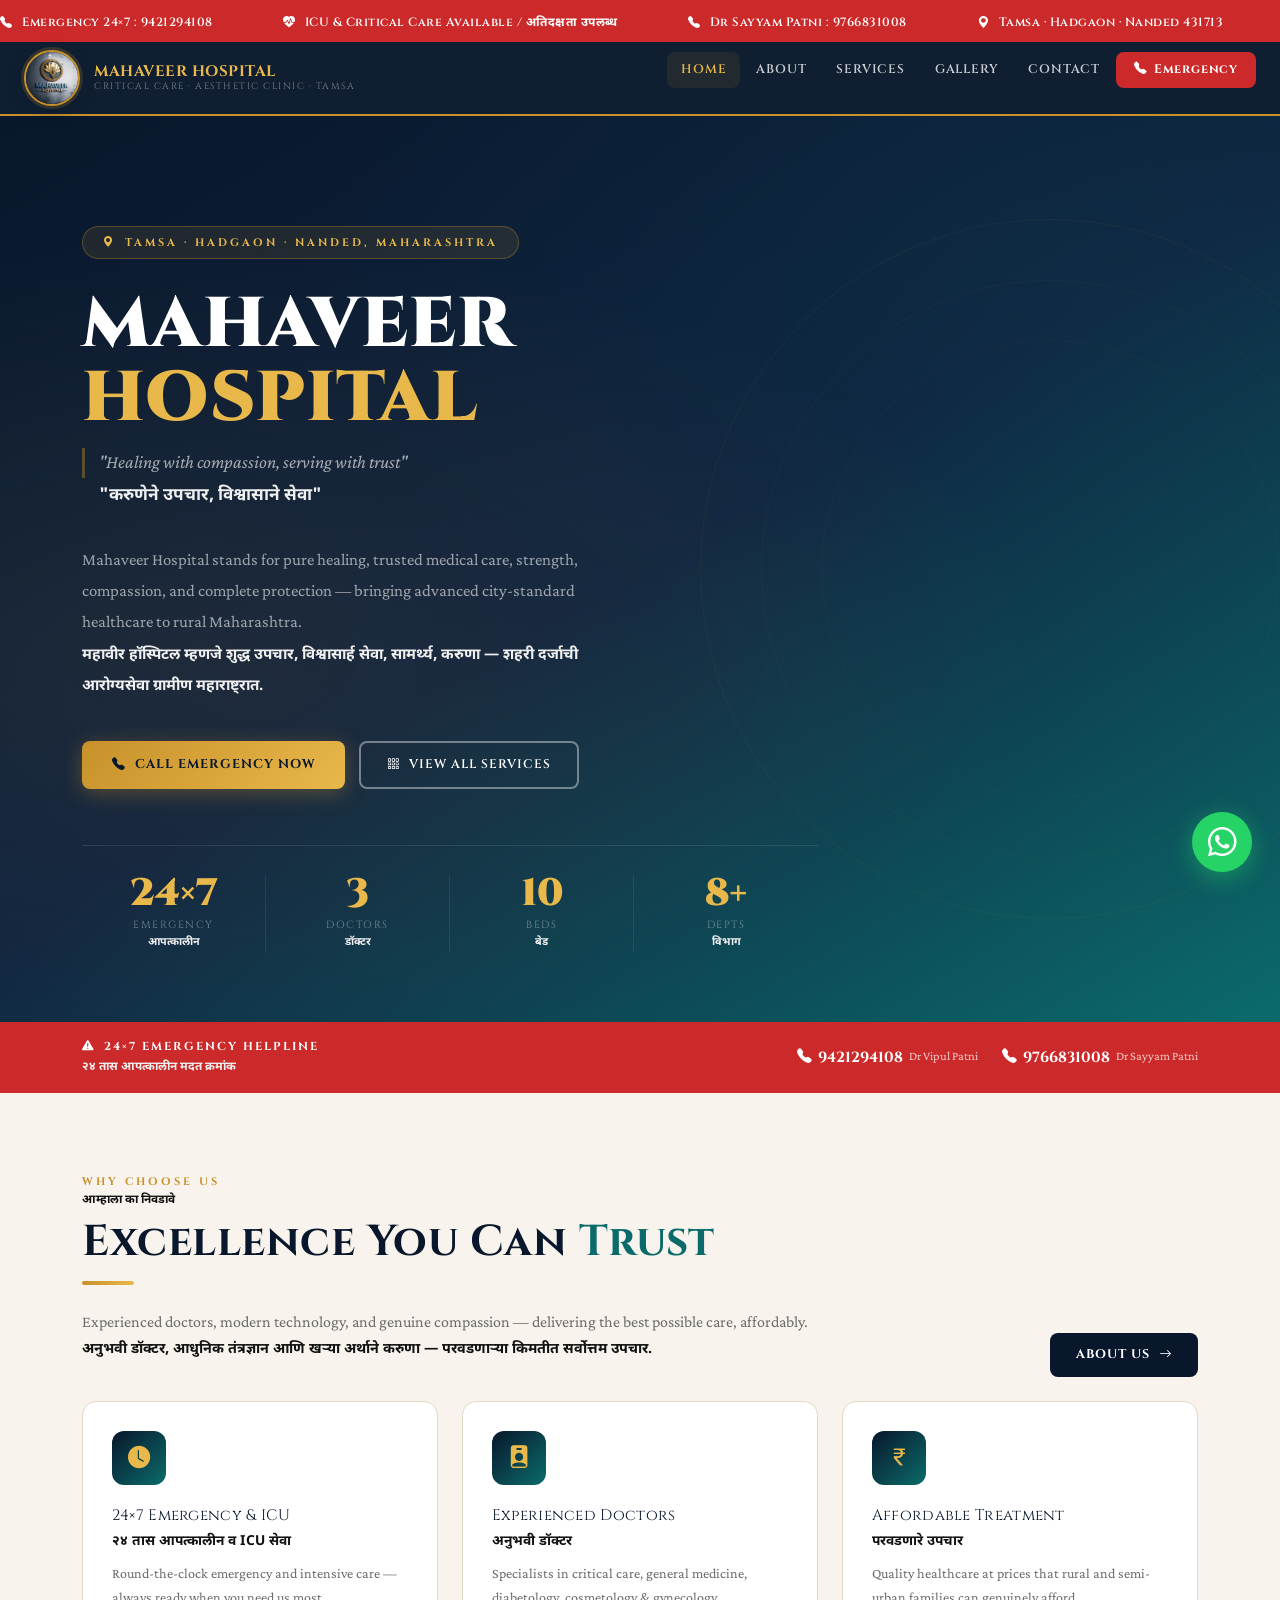
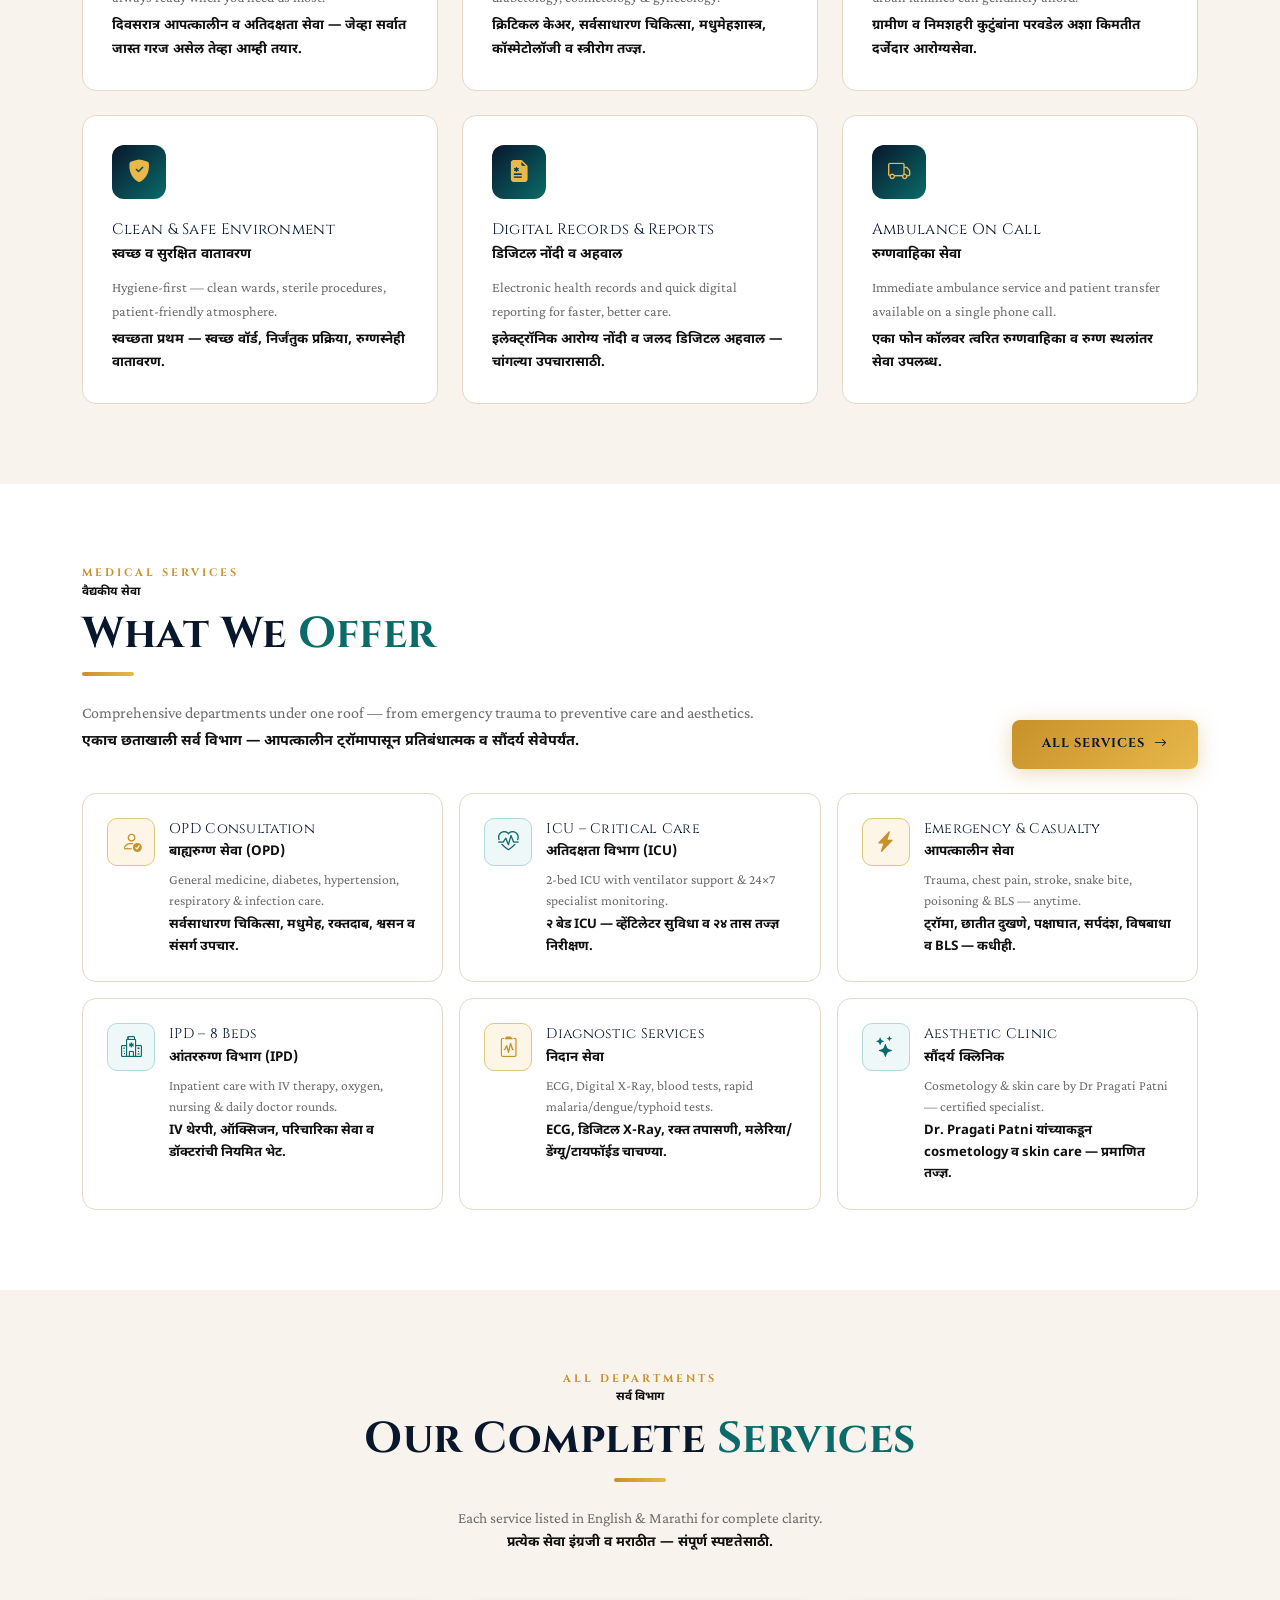
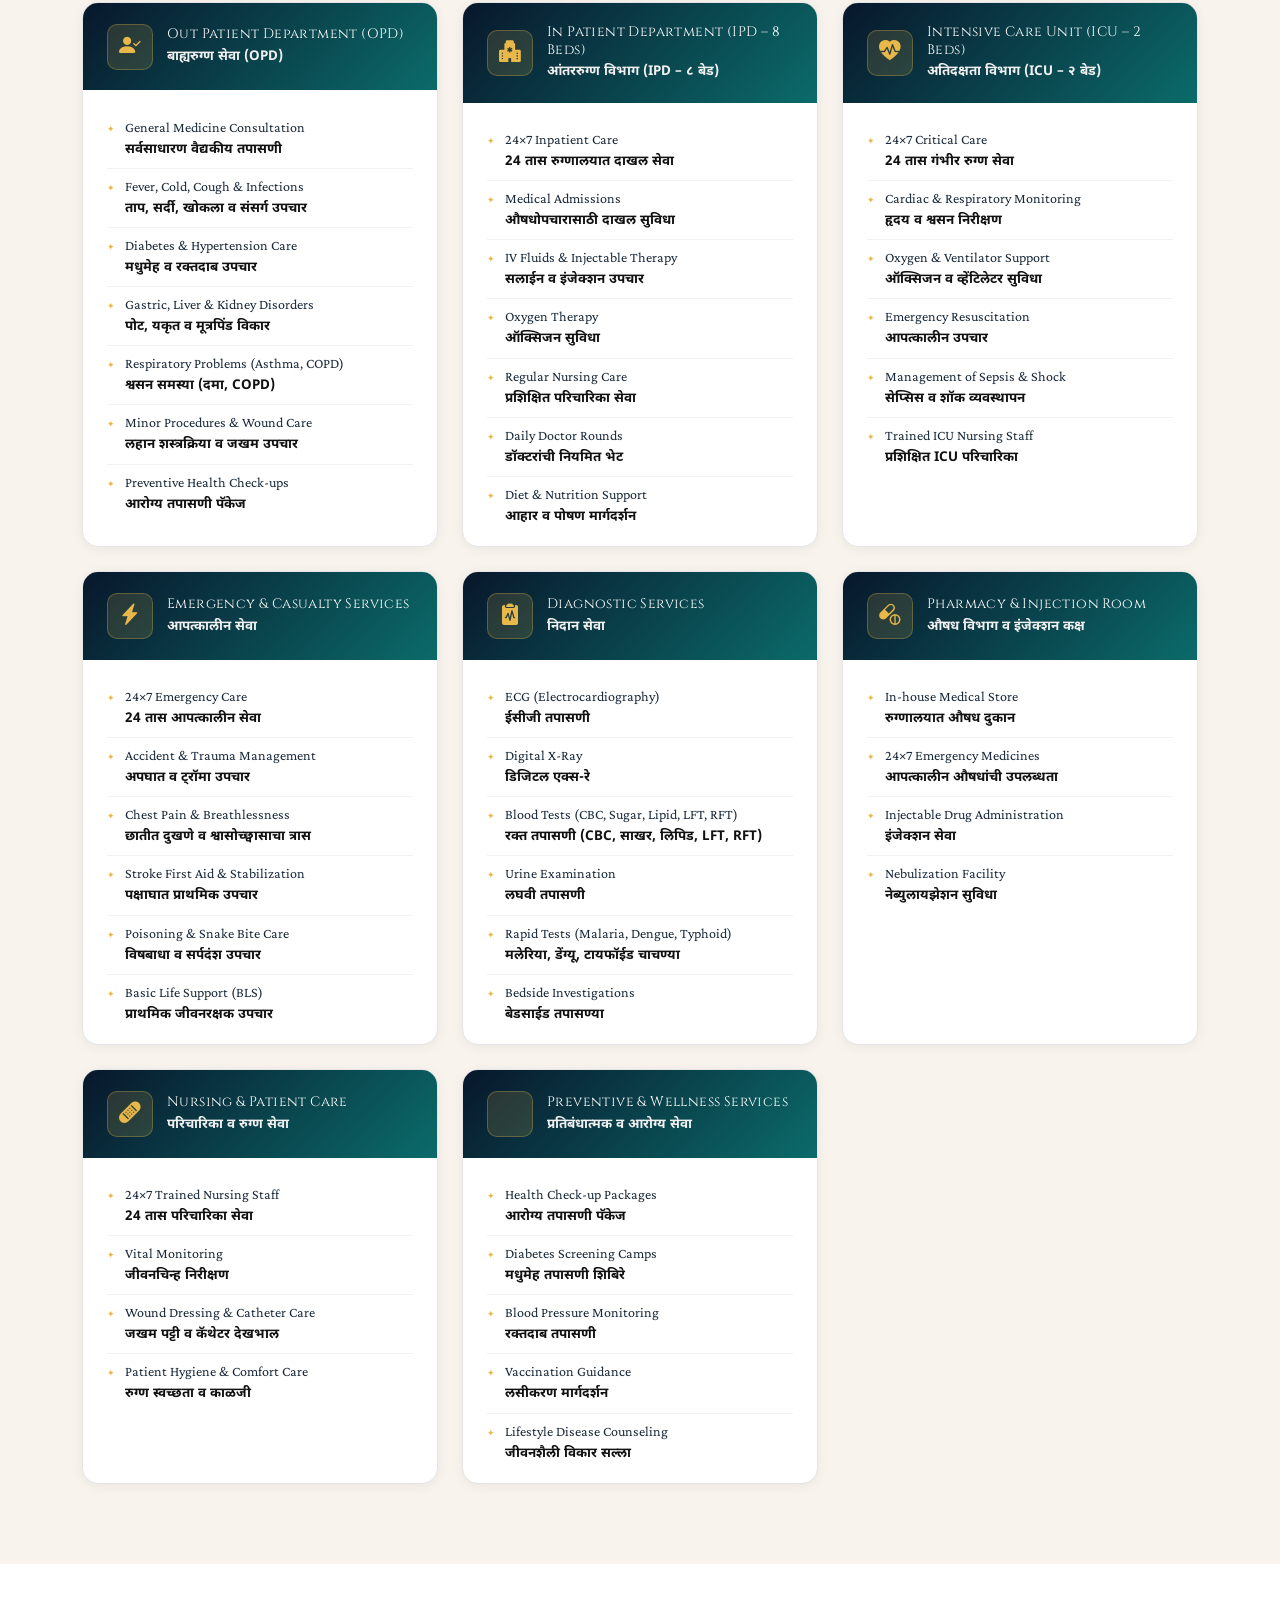
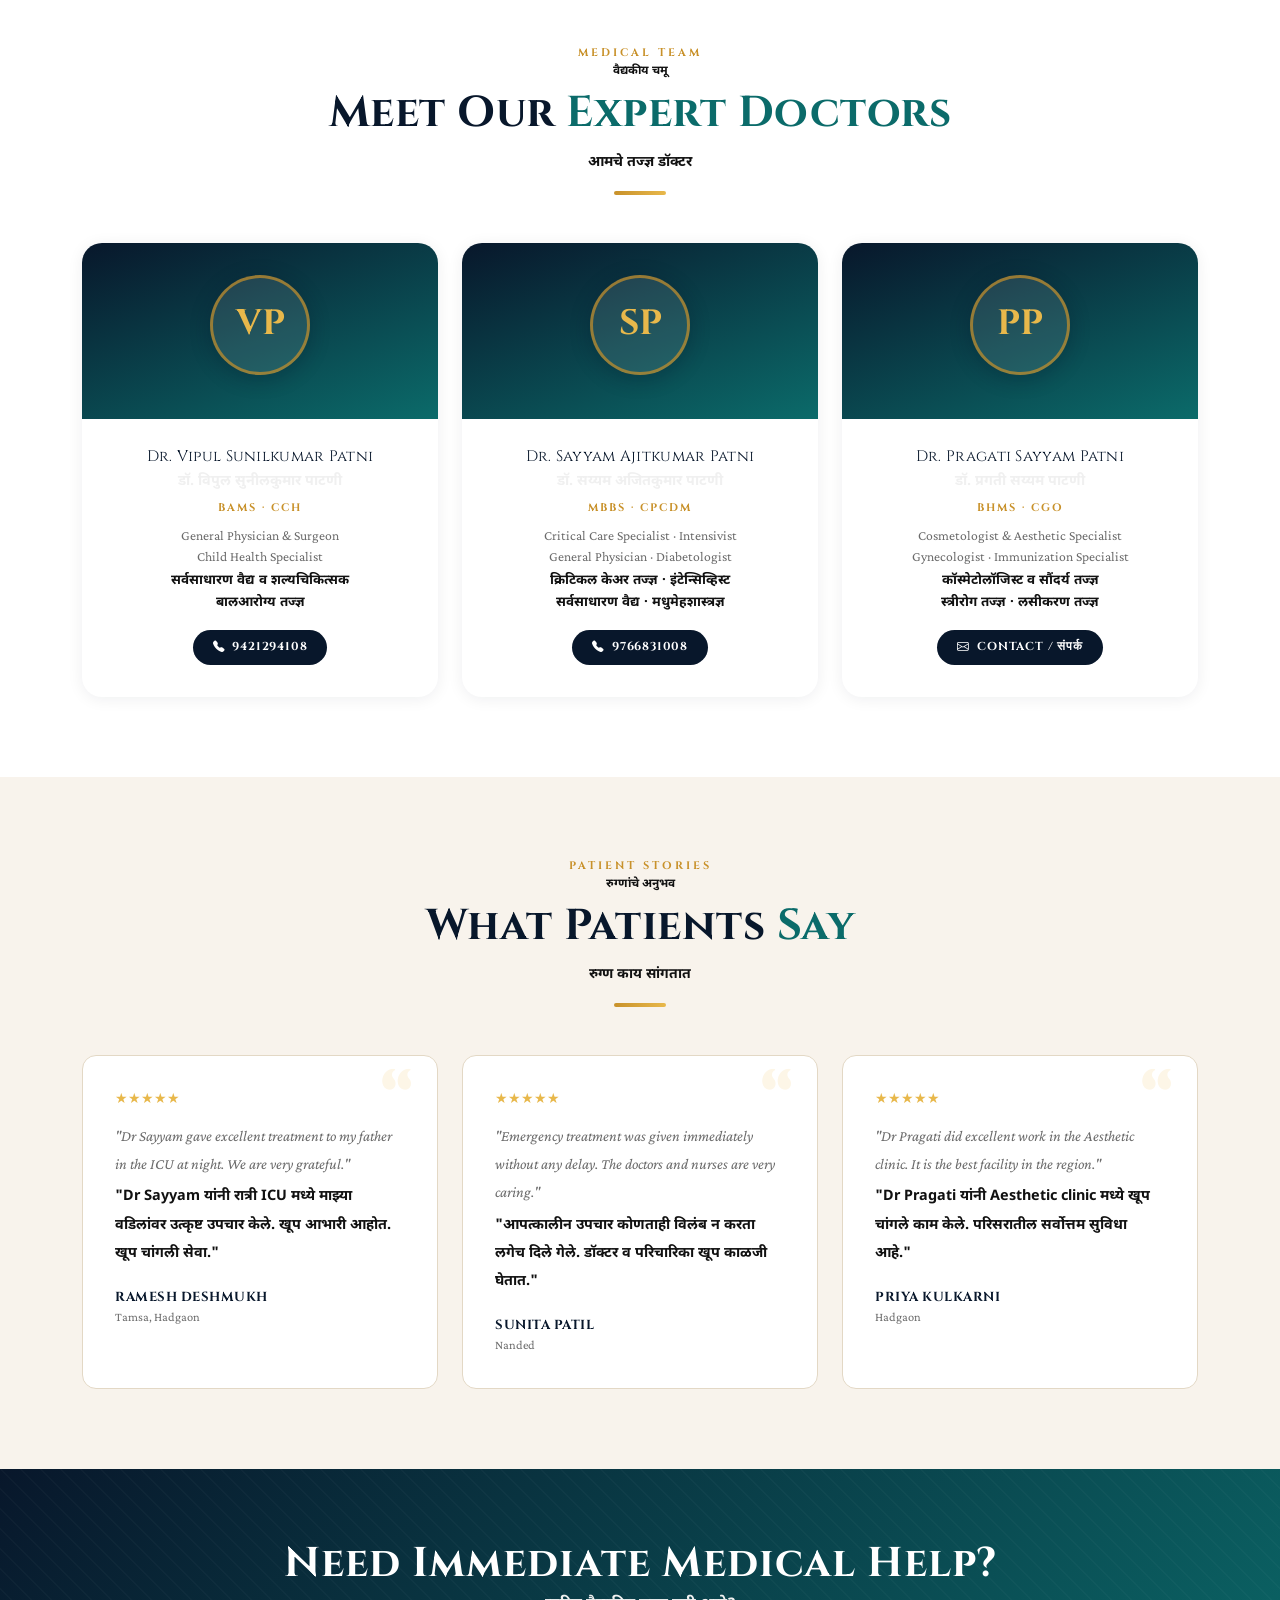
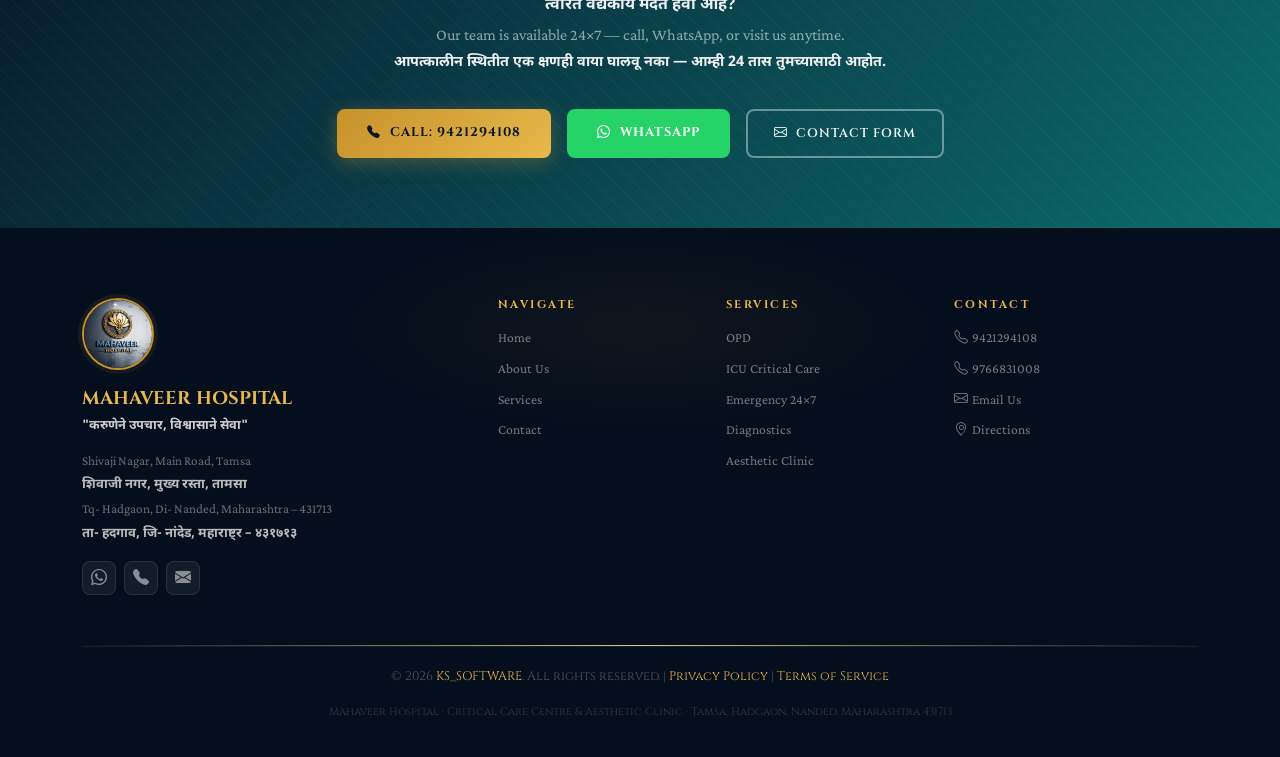
<file: index.html>
<!DOCTYPE html><html lang="mr"><head>
<meta charset="UTF-8"/><meta name="viewport" content="width=device-width,initial-scale=1.0"/>
<title>Mahaveer Hospital – Critical Care Centre &amp; Aesthetic Clinic | Tamsa, Hadgaon, Nanded</title>
<meta name="description" content="Mahaveer Hospital Tamsa – 24×7 Emergency, ICU, OPD, Diagnostic &amp; Aesthetic Clinic. Dr Vipul Patni &amp; Dr Sayyam Patni. Call 9421294108. Tamsa, Hadgaon, Nanded 431713."/>
<meta name="keywords" content="Mahaveer Hospital Tamsa Hadgaon Nanded, ICU emergency OPD, Dr Vipul Patni, Dr Sayyam Patni, critical care Maharashtra, महावीर हॉस्पिटल तामसा"/>
<script type="application/ld+json">{"@context":"https://schema.org","@type":"Hospital","name":"Mahaveer Hospital","telephone":"+919421294108","address":{"@type":"PostalAddress","streetAddress":"Shivaji Nagar Main Road Tamsa","addressLocality":"Hadgaon","addressRegion":"Maharashtra","postalCode":"431713","addressCountry":"IN"},"openingHours":"Mo-Su 00:00-23:59"}</script>
<link rel="preconnect" href="https://fonts.googleapis.com"/>
<link href="https://fonts.googleapis.com/css2?family=Cinzel:wght@400;600;700;900&family=Crimson+Pro:ital,wght@0,300;0,400;0,600;0,700;1,400&family=Noto+Sans+Devanagari:wght@400;500;600;700;900&display=swap" rel="stylesheet"/>
<link rel="stylesheet" href="https://cdn.jsdelivr.net/npm/bootstrap-icons@1.11.3/font/bootstrap-icons.min.css"/>
<link rel="stylesheet" href="https://cdn.jsdelivr.net/npm/bootstrap@5.3.3/dist/css/bootstrap.min.css"/>
<link rel="stylesheet" href="style.css"/>
<style>
/* ══════════════════════════════════════════════════
   LANGUAGE SYSTEM
   English  → Cinzel / Crimson Pro  font-weight:400
   Marathi  → Noto Sans Devanagari  font-weight:700  color:#111
   ALL Marathi text = dark black (#111) bold
   ══════════════════════════════════════════════════ */

/* Global Marathi override — dark black bold everywhere */
[class*="mr-"],
.mr-text,
.hst-mr,
.why-mr-h, .why-mr-p,
.svc-mr-h, .svc-mr-p,
.dept-title-mr,
.item-mr,
.doc-name-mr, .doc-spec-mr,
.testi-mr,
.cta-mr-h, .cta-mr-p,
.em-label-mr,
.eyebrow-mr,
.hero-quote-mr, .hero-tagline-mr,
.footer-tag,
.footer-mr {
  font-family: 'Noto Sans Devanagari', sans-serif !important;
  font-weight: 700 !important;
  color: #111 !important;
}

/* On dark backgrounds (navy/teal), Marathi should be near-white so it's visible yet still bold */
.hero .hero-quote-mr,
.hero .hero-tagline-mr,
.hero .hst-mr,
.em-band .em-label-mr,
.cta-block .cta-mr-h,
.cta-block .cta-mr-p,
.vision-block .vp-mr,
.vision-block .vq-mr,
.dept-card-head .dept-title-mr,
.doc-card-head ~ .doc-card-body .doc-name-mr {
  color: #f0f0f0 !important;
}

/* Section eyebrow Marathi on light backgrounds */
.bg-cream .eyebrow-mr,
section .eyebrow-mr {
  color: #111 !important;
}

/* Ticker Marathi */
.ticker-wrap strong {
  font-family: 'Noto Sans Devanagari', sans-serif !important;
  font-weight: 700 !important;
  color: #fff !important;
}

/* ── HERO ── */
.hero{min-height:100vh;background:linear-gradient(150deg,#08172B 0%,#0F2340 50%,#0B6B6A 100%);display:flex;align-items:center;padding:110px 0 70px;position:relative;overflow:hidden}
.hero-mesh{position:absolute;inset:0;background:radial-gradient(ellipse at 15% 60%,rgba(200,145,42,.09) 0%,transparent 55%),radial-gradient(ellipse at 85% 20%,rgba(11,107,106,.12) 0%,transparent 50%);pointer-events:none}
.hero-ring{position:absolute;right:-120px;top:50%;transform:translateY(-50%);width:700px;height:700px;border-radius:50%;border:1px solid rgba(200,145,42,.07);pointer-events:none}
.hero-ring::before{content:'';position:absolute;inset:60px;border-radius:50%;border:1px solid rgba(200,145,42,.05)}
.hero-ring::after{content:'';position:absolute;inset:120px;border-radius:50%;border:1px solid rgba(200,145,42,.04)}
.hero-inner{position:relative;z-index:1}
.hero-chip{display:inline-flex;align-items:center;gap:8px;background:rgba(200,145,42,.12);border:1px solid rgba(200,145,42,.35);border-radius:40px;padding:7px 20px;font-family:'Cinzel',serif;font-size:.68rem;font-weight:700;color:#E8B84B;letter-spacing:3px;text-transform:uppercase;margin-bottom:1.8rem}
.hero-h1{font-family:'Cinzel',serif;font-size:clamp(2.2rem,5.5vw,4.5rem);font-weight:900;color:#fff;line-height:1.05;letter-spacing:1px;margin-bottom:.8rem}
.hero-h1 em{color:#E8B84B;font-style:normal;display:block}

.hero-quote-en{font-family:'Crimson Pro',serif;font-size:clamp(.95rem,1.8vw,1.15rem);font-style:italic;color:rgba(255,255,255,.62);font-weight:400;margin-bottom:3px;border-left:3px solid rgba(200,145,42,.4);padding-left:14px}
.hero-quote-mr{font-size:clamp(.9rem,1.6vw,1.08rem);padding-left:17px;margin-bottom:2rem;line-height:1.8}

.hero-tagline-en{font-family:'Crimson Pro',serif;font-size:1.05rem;color:rgba(255,255,255,.58);max-width:520px;line-height:1.85;font-weight:400;margin-bottom:3px}
.hero-tagline-mr{font-size:.95rem;max-width:520px;line-height:2;margin-bottom:2.5rem}

.hero-btns{display:flex;flex-wrap:wrap;gap:14px;margin-bottom:3.5rem}

.hero-stats{display:grid;grid-template-columns:repeat(4,1fr);gap:0;padding:1.8rem 0 0;border-top:1px solid rgba(255,255,255,.1)}
.hst{text-align:center;padding:0 1rem}
.hst:not(:last-child){border-right:1px solid rgba(255,255,255,.08)}
.hst-num{font-family:'Cinzel',serif;font-size:clamp(1.5rem,3vw,2.4rem);font-weight:900;color:#E8B84B;display:block;line-height:1}
.hst-en{font-size:.65rem;color:rgba(255,255,255,.42);letter-spacing:1.5px;text-transform:uppercase;font-family:'Cinzel',serif;font-weight:400;margin-top:3px;display:block}
.hst-mr{font-size:.68rem;display:block;margin-top:1px}

/* ── EMERGENCY BAND ── */
.em-band{background:var(--red);padding:16px 0}
.em-inner{display:flex;flex-wrap:wrap;align-items:center;justify-content:space-between;gap:12px}
.em-label-en{font-family:'Cinzel',serif;font-size:.72rem;font-weight:700;color:#fff;letter-spacing:2px;text-transform:uppercase;display:flex;align-items:center;gap:8px}
.em-label-en i{animation:bell .8s ease-in-out infinite alternate}
.em-label-mr{font-size:.74rem;display:block;margin-top:2px;letter-spacing:0}
@keyframes bell{from{transform:rotate(-10deg)}to{transform:rotate(10deg)}}
.em-phones{display:flex;flex-wrap:wrap;gap:24px}
.em-phones a{color:#fff;text-decoration:none;font-family:'Cinzel',serif;font-weight:700;font-size:.92rem;display:flex;align-items:center;gap:6px}
.em-phones a small{font-family:'Crimson Pro',serif;font-size:.78rem;opacity:.75;font-weight:400}

/* ── WHY CARDS ── */
.why-card{background:#fff;border-radius:14px;padding:1.8rem;border:1px solid var(--border);transition:all .3s;height:100%;position:relative;overflow:hidden}
.why-card::before{content:'';position:absolute;top:0;left:0;right:0;height:3px;background:linear-gradient(90deg,var(--gold),var(--teal));transform:scaleX(0);transform-origin:left;transition:transform .35s}
.why-card:hover{transform:translateY(-6px);box-shadow:0 20px 60px rgba(8,23,43,.13)}
.why-card:hover::before{transform:scaleX(1)}
.why-ico{width:54px;height:54px;border-radius:12px;background:linear-gradient(135deg,var(--navy),var(--teal));display:flex;align-items:center;justify-content:center;font-size:1.4rem;color:#E8B84B;margin-bottom:1.2rem}
.why-en-h{font-family:'Cinzel',serif;font-size:.95rem;font-weight:400;color:var(--navy);margin-bottom:2px;letter-spacing:.3px}
.why-mr-h{font-size:.86rem;margin-bottom:.6rem;line-height:1.6}
.why-en-p{font-size:.88rem;color:var(--muted);line-height:1.7;font-weight:400;margin-bottom:4px;font-family:'Crimson Pro',serif}
.why-mr-p{font-size:.84rem;line-height:1.75;margin:0}

/* ── SVC PREVIEW ── */
.svc-prev{background:#fff;border-radius:14px;border:1px solid var(--border);padding:1.5rem;display:flex;gap:14px;align-items:flex-start;transition:all .3s;height:100%}
.svc-prev:hover{box-shadow:0 8px 32px rgba(8,23,43,.1);transform:translateY(-3px)}
.sp-ico{width:48px;height:48px;flex-shrink:0;border-radius:10px;background:var(--gold-pale);border:1px solid var(--gold-border);display:flex;align-items:center;justify-content:center;font-size:1.3rem;color:var(--gold)}
.sp-ico.teal{background:#EFF8F8;border-color:#B0DAD9;color:var(--teal)}
.svc-en-h{font-family:'Cinzel',serif;font-size:.88rem;font-weight:400;color:var(--navy);margin-bottom:2px;letter-spacing:.3px}
.svc-mr-h{font-size:.84rem;margin-bottom:6px;line-height:1.55}
.svc-en-p{font-size:.85rem;color:var(--muted);line-height:1.55;font-weight:400;font-family:'Crimson Pro',serif;margin-bottom:3px}
.svc-mr-p{font-size:.82rem;line-height:1.65;margin:0}

/* ── DEPT CARDS ── */
.dept-card{background:#fff;border-radius:16px;border:1px solid #e5e5e5;overflow:hidden;height:100%;transition:all .3s;box-shadow:0 2px 12px rgba(8,23,43,.06)}
.dept-card:hover{transform:translateY(-5px);box-shadow:0 16px 48px rgba(8,23,43,.13)}
.dept-card-head{background:linear-gradient(135deg,#08172B,#0B6B6A);padding:1.3rem 1.5rem;display:flex;align-items:center;gap:14px}
.dept-icon{width:46px;height:46px;border-radius:10px;background:rgba(232,184,75,.15);border:1px solid rgba(232,184,75,.3);display:flex;align-items:center;justify-content:center;font-size:1.35rem;color:#E8B84B;flex-shrink:0}
.dept-title-en{font-family:'Cinzel',serif;font-size:.86rem;font-weight:400;color:#fff;letter-spacing:.4px;line-height:1.3}
.dept-title-mr{font-size:.84rem;margin-top:3px;line-height:1.45}
.dept-body{padding:1.2rem 1.5rem}
.dept-list{list-style:none;padding:0;margin:0}
.dept-list li{padding:8px 0;border-bottom:1px solid #f2f2f2;display:flex;gap:10px;align-items:flex-start}
.dept-list li:last-child{border-bottom:none;padding-bottom:0}
.dept-bullet{color:#E8B84B;font-size:.55rem;margin-top:7px;flex-shrink:0;line-height:1}
.item-text{display:flex;flex-direction:column;gap:3px}
.item-en{font-size:.88rem;color:#1a2a3a;font-weight:400;line-height:1.35;font-family:'Crimson Pro',serif}
.item-mr{font-size:.84rem;line-height:1.5}

/* ── DOCTOR CARDS ── */
.doc-name-en{font-family:'Cinzel',serif;font-weight:400;font-size:.95rem;color:var(--navy);letter-spacing:.3px;margin-bottom:2px}
.doc-name-mr{font-size:.9rem;margin-bottom:.4rem;line-height:1.5}
.doc-spec-en{font-size:.85rem;color:var(--muted);line-height:1.55;margin-bottom:3px;font-weight:400;font-family:'Crimson Pro',serif}
.doc-spec-mr{font-size:.84rem;line-height:1.65;margin-bottom:1rem}

/* ── TESTIMONIALS ── */
.testi-card{background:#fff;border-radius:14px;padding:2rem;border:1px solid var(--border);height:100%;position:relative}
.testi-card::before{content:'\201C';font-family:'Cinzel',serif;font-size:4rem;color:var(--gold-pale);position:absolute;top:1rem;right:1.5rem;line-height:1;font-weight:900}
.testi-stars{color:#E8B84B;margin-bottom:.8rem;font-size:.85rem}
.testi-en{font-family:'Crimson Pro',serif;font-size:.95rem;color:var(--muted);line-height:1.85;margin-bottom:5px;font-style:italic;font-weight:400}
.testi-mr{font-size:.9rem;line-height:1.95;margin-bottom:1.2rem}
.testi-name{font-family:'Cinzel',serif;font-weight:700;font-size:.82rem;color:var(--navy);letter-spacing:.5px}
.testi-loc{font-size:.78rem;color:var(--muted);font-family:'Crimson Pro',serif;font-weight:400}

/* ── CTA ── */
.cta-block{background:linear-gradient(135deg,var(--navy),var(--teal));padding:70px 0;text-align:center;position:relative;overflow:hidden}
.cta-block::before{content:'';position:absolute;inset:0;opacity:.025;background-image:repeating-linear-gradient(45deg,#fff 0,#fff 1px,transparent 0,transparent 50%);background-size:20px 20px}
.cta-en-h{font-family:'Cinzel',serif;font-size:clamp(1.5rem,3.5vw,2.6rem);font-weight:700;color:#fff;margin-bottom:4px;letter-spacing:1px;position:relative}
.cta-mr-h{font-size:1rem;margin-bottom:4px;position:relative;display:block}
.cta-en-p{font-family:'Crimson Pro',serif;font-size:1rem;color:rgba(255,255,255,.55);font-weight:400;margin-bottom:3px;position:relative}
.cta-mr-p{font-size:.9rem;margin-bottom:2.2rem;position:relative;display:block}

/* ── SECTION EYEBROW BILINGUAL ── */
.eyebrow-bi{display:flex;flex-direction:column;gap:2px;margin-bottom:.5rem}
.eyebrow-en{font-family:'Cinzel',serif;font-size:.68rem;font-weight:700;letter-spacing:3px;text-transform:uppercase;color:var(--gold)}
.eyebrow-mr{font-size:.74rem;line-height:1.5}

/* ── VISION BLOCK (dark bg) ── */
.vision-block{background:linear-gradient(160deg,var(--navy),var(--navy-2));border-radius:18px;padding:2.5rem;color:#fff}
.vp-en{font-family:'Crimson Pro',serif;font-size:.95rem;color:rgba(255,255,255,.6);line-height:1.8;font-weight:400;margin-bottom:3px}
.vp-mr{font-size:.9rem;line-height:1.95;margin-bottom:1rem}
.vq-wrap{border-left:3px solid var(--gold);padding-left:14px;margin-top:1.2rem}
.vq-en{font-family:'Crimson Pro',serif;font-size:.98rem;font-style:italic;color:rgba(255,255,255,.55);font-weight:400;line-height:1.65;margin-bottom:3px}
.vq-mr{font-size:.96rem;line-height:1.8}

/* footer tag */
.footer-tag{font-family:'Noto Sans Devanagari',sans-serif!important;font-weight:700!important;color:#ccc!important}

@media(max-width:768px){.hero-stats{grid-template-columns:repeat(2,1fr);gap:1px}.hst{padding:.8rem}}
</style>
</head><body>

<!-- TICKER -->
<div class="ticker-wrap"><div class="ticker-move">
<span><i class="bi bi-telephone-fill"></i> Emergency 24×7 : 9421294108</span>
<span><i class="bi bi-heart-pulse-fill"></i> ICU &amp; Critical Care Available / <strong style="font-family:'Noto Sans Devanagari',sans-serif;font-weight:700;color:#fff">अतिदक्षता उपलब्ध</strong></span>
<span><i class="bi bi-telephone-fill"></i> Dr Sayyam Patni : 9766831008</span>
<span><i class="bi bi-geo-alt-fill"></i> Tamsa · Hadgaon · Nanded 431713</span>
<span><i class="bi bi-truck"></i> Ambulance On Call / <strong style="font-family:'Noto Sans Devanagari',sans-serif;font-weight:700;color:#fff">रुग्णवाहिका सेवा</strong></span>
<span><i class="bi bi-telephone-fill"></i> Emergency 24×7 : 9421294108</span>
<span><i class="bi bi-heart-pulse-fill"></i> ICU &amp; Critical Care Available / <strong style="font-family:'Noto Sans Devanagari',sans-serif;font-weight:700;color:#fff">अतिदक्षता उपलब्ध</strong></span>
<span><i class="bi bi-telephone-fill"></i> Dr Sayyam Patni : 9766831008</span>
<span><i class="bi bi-geo-alt-fill"></i> Tamsa · Hadgaon · Nanded 431713</span>
<span><i class="bi bi-truck"></i> Ambulance On Call / <strong style="font-family:'Noto Sans Devanagari',sans-serif;font-weight:700;color:#fff">रुग्णवाहिका सेवा</strong></span>
</div></div>

<!-- NAV -->
<nav class="site-nav" id="mainNav"><div class="nav-container">
  <a href="index.html" class="nav-brand">
    <img src="logo.jpeg" alt="Mahaveer Hospital Logo" class="nav-logo-img"/>
    <div class="brand-words"><span class="brand-main">MAHAVEER HOSPITAL</span><span class="brand-sub">Critical Care · Aesthetic Clinic · Tamsa</span></div>
  </a>
  <button class="nav-hamburger" id="navToggle"><span></span><span></span><span></span></button>
  <ul class="nav-menu" id="navMenu">
    <li><a href="index.html" class="nav-link active">Home</a></li>
    <li><a href="about.html" class="nav-link">About</a></li>
    <li><a href="services.html" class="nav-link">Services</a></li>
    <li><a href="gallery.html" class="nav-link">Gallery</a></li>
    <li><a href="contact.html" class="nav-link">Contact</a></li>
    <li><a href="tel:9421294108" class="nav-emergency"><i class="bi bi-telephone-fill"></i> Emergency</a></li>
  </ul>
</div></nav>

<!-- ══ HERO ══ -->
<section class="hero">
  <div class="hero-mesh"></div><div class="hero-ring"></div>
  <div class="container hero-inner">
    <div class="row">
      <div class="col-lg-8">
        <div class="hero-chip"><i class="bi bi-geo-alt-fill"></i> Tamsa · Hadgaon · Nanded, Maharashtra</div>
        <h1 class="hero-h1">MAHAVEER<br/><em>HOSPITAL</em></h1>

        <p class="hero-quote-en">"Healing with compassion, serving with trust"</p>
        <p class="hero-quote-mr">"करुणेने उपचार, विश्वासाने सेवा"</p>

        <p class="hero-tagline-en">Mahaveer Hospital stands for pure healing, trusted medical care, strength, compassion, and complete protection — bringing advanced city-standard healthcare to rural Maharashtra.</p>
        <p class="hero-tagline-mr">महावीर हॉस्पिटल म्हणजे शुद्ध उपचार, विश्वासार्ह सेवा, सामर्थ्य, करुणा — शहरी दर्जाची आरोग्यसेवा ग्रामीण महाराष्ट्रात.</p>

        <div class="hero-btns">
          <a href="tel:9421294108" class="btn-gold"><i class="bi bi-telephone-fill"></i> Call Emergency Now</a>
          <a href="services.html" class="btn-outline-white"><i class="bi bi-grid-3x3-gap"></i> View All Services</a>
        </div>

        <div class="hero-stats">
          <div class="hst"><span class="hst-num">24×7</span><span class="hst-en">Emergency</span><span class="hst-mr">आपत्कालीन</span></div>
          <div class="hst"><span class="hst-num">3</span><span class="hst-en">Doctors</span><span class="hst-mr">डॉक्टर</span></div>
          <div class="hst"><span class="hst-num">10</span><span class="hst-en">Beds</span><span class="hst-mr">बेड</span></div>
          <div class="hst"><span class="hst-num">8+</span><span class="hst-en">Depts</span><span class="hst-mr">विभाग</span></div>
        </div>
      </div>
    </div>
  </div>
</section>

<!-- ══ EMERGENCY BAND ══ -->
<div class="em-band"><div class="container"><div class="em-inner">
  <div>
    <div class="em-label-en"><i class="bi bi-exclamation-triangle-fill"></i> 24×7 Emergency Helpline</div>
    <span class="em-label-mr">२४ तास आपत्कालीन मदत क्रमांक</span>
  </div>
  <div class="em-phones">
    <a href="tel:9421294108"><i class="bi bi-telephone-fill"></i> 9421294108 <small>Dr Vipul Patni</small></a>
    <a href="tel:9766831008"><i class="bi bi-telephone-fill"></i> 9766831008 <small>Dr Sayyam Patni</small></a>
  </div>
</div></div></div>

<!-- ══ WHY US ══ -->
<section class="bg-cream"><div class="container">
  <div class="row align-items-end mb-4">
    <div class="col-md-8" data-aos>
      <div class="eyebrow-bi">
        <span class="eyebrow-en">Why Choose Us</span>
        <span class="eyebrow-mr">आम्हाला का निवडावे</span>
      </div>
      <h2 class="sec-title">Excellence You Can <span>Trust</span></h2>
      <div class="gold-bar"></div>
      <p style="font-family:'Crimson Pro',serif;font-weight:400;font-size:1rem;color:var(--muted);margin-bottom:4px;margin-top:.6rem">Experienced doctors, modern technology, and genuine compassion — delivering the best possible care, affordably.</p>
      <p class="mr-text" style="font-size:.9rem;margin-top:0">अनुभवी डॉक्टर, आधुनिक तंत्रज्ञान आणि खऱ्या अर्थाने करुणा — परवडणाऱ्या किमतीत सर्वोत्तम उपचार.</p>
    </div>
    <div class="col-md-4 text-md-end mt-3 mt-md-0">
      <a href="about.html" class="btn-navy">About Us <i class="bi bi-arrow-right"></i></a>
    </div>
  </div>
  <div class="row g-4">

    <div class="col-md-6 col-lg-4" data-aos>
      <div class="why-card">
        <div class="why-ico"><i class="bi bi-clock-fill"></i></div>
        <p class="why-en-h">24×7 Emergency &amp; ICU</p>
        <p class="why-mr-h">२४ तास आपत्कालीन व ICU सेवा</p>
        <p class="why-en-p">Round-the-clock emergency and intensive care — always ready when you need us most.</p>
        <p class="why-mr-p">दिवसरात्र आपत्कालीन व अतिदक्षता सेवा — जेव्हा सर्वात जास्त गरज असेल तेव्हा आम्ही तयार.</p>
      </div>
    </div>

    <div class="col-md-6 col-lg-4" data-aos data-d="1">
      <div class="why-card">
        <div class="why-ico"><i class="bi bi-person-badge-fill"></i></div>
        <p class="why-en-h">Experienced Doctors</p>
        <p class="why-mr-h">अनुभवी डॉक्टर</p>
        <p class="why-en-p">Specialists in critical care, general medicine, diabetology, cosmetology &amp; gynecology.</p>
        <p class="why-mr-p">क्रिटिकल केअर, सर्वसाधारण चिकित्सा, मधुमेहशास्त्र, कॉस्मेटोलॉजी व स्त्रीरोग तज्ज्ञ.</p>
      </div>
    </div>

    <div class="col-md-6 col-lg-4" data-aos data-d="2">
      <div class="why-card">
        <div class="why-ico"><i class="bi bi-currency-rupee"></i></div>
        <p class="why-en-h">Affordable Treatment</p>
        <p class="why-mr-h">परवडणारे उपचार</p>
        <p class="why-en-p">Quality healthcare at prices that rural and semi-urban families can genuinely afford.</p>
        <p class="why-mr-p">ग्रामीण व निमशहरी कुटुंबांना परवडेल अशा किमतीत दर्जेदार आरोग्यसेवा.</p>
      </div>
    </div>

    <div class="col-md-6 col-lg-4" data-aos data-d="3">
      <div class="why-card">
        <div class="why-ico"><i class="bi bi-shield-fill-check"></i></div>
        <p class="why-en-h">Clean &amp; Safe Environment</p>
        <p class="why-mr-h">स्वच्छ व सुरक्षित वातावरण</p>
        <p class="why-en-p">Hygiene-first — clean wards, sterile procedures, patient-friendly atmosphere.</p>
        <p class="why-mr-p">स्वच्छता प्रथम — स्वच्छ वॉर्ड, निर्जंतुक प्रक्रिया, रुग्णस्नेही वातावरण.</p>
      </div>
    </div>

    <div class="col-md-6 col-lg-4" data-aos data-d="4">
      <div class="why-card">
        <div class="why-ico"><i class="bi bi-file-earmark-medical-fill"></i></div>
        <p class="why-en-h">Digital Records &amp; Reports</p>
        <p class="why-mr-h">डिजिटल नोंदी व अहवाल</p>
        <p class="why-en-p">Electronic health records and quick digital reporting for faster, better care.</p>
        <p class="why-mr-p">इलेक्ट्रॉनिक आरोग्य नोंदी व जलद डिजिटल अहवाल — चांगल्या उपचारासाठी.</p>
      </div>
    </div>

    <div class="col-md-6 col-lg-4" data-aos data-d="5">
      <div class="why-card">
        <div class="why-ico"><i class="bi bi-truck"></i></div>
        <p class="why-en-h">Ambulance On Call</p>
        <p class="why-mr-h">रुग्णवाहिका सेवा</p>
        <p class="why-en-p">Immediate ambulance service and patient transfer available on a single phone call.</p>
        <p class="why-mr-p">एका फोन कॉलवर त्वरित रुग्णवाहिका व रुग्ण स्थलांतर सेवा उपलब्ध.</p>
      </div>
    </div>

  </div>
</div></section>

<!-- ══ SERVICES PREVIEW ══ -->
<section><div class="container">
  <div class="row align-items-end mb-4">
    <div class="col-md-8" data-aos>
      <div class="eyebrow-bi">
        <span class="eyebrow-en">Medical Services</span>
        <span class="eyebrow-mr">वैद्यकीय सेवा</span>
      </div>
      <h2 class="sec-title">What We <span>Offer</span></h2>
      <div class="gold-bar"></div>
      <p style="font-family:'Crimson Pro',serif;font-weight:400;font-size:1rem;color:var(--muted);margin-bottom:4px;margin-top:.6rem">Comprehensive departments under one roof — from emergency trauma to preventive care and aesthetics.</p>
      <p class="mr-text" style="font-size:.9rem;margin-top:0">एकाच छताखाली सर्व विभाग — आपत्कालीन ट्रॉमापासून प्रतिबंधात्मक व सौंदर्य सेवेपर्यंत.</p>
    </div>
    <div class="col-md-4 text-md-end mt-3 mt-md-0">
      <a href="services.html" class="btn-gold">All Services <i class="bi bi-arrow-right"></i></a>
    </div>
  </div>
  <div class="row g-3">

    <div class="col-md-6 col-lg-4" data-aos>
      <div class="svc-prev"><div class="sp-ico"><i class="bi bi-person-check"></i></div>
        <div>
          <p class="svc-en-h">OPD Consultation</p>
          <p class="svc-mr-h">बाह्यरुग्ण सेवा (OPD)</p>
          <p class="svc-en-p">General medicine, diabetes, hypertension, respiratory &amp; infection care.</p>
          <p class="svc-mr-p">सर्वसाधारण चिकित्सा, मधुमेह, रक्तदाब, श्वसन व संसर्ग उपचार.</p>
        </div>
      </div>
    </div>

    <div class="col-md-6 col-lg-4" data-aos data-d="1">
      <div class="svc-prev"><div class="sp-ico teal"><i class="bi bi-heart-pulse"></i></div>
        <div>
          <p class="svc-en-h">ICU – Critical Care</p>
          <p class="svc-mr-h">अतिदक्षता विभाग (ICU)</p>
          <p class="svc-en-p">2-bed ICU with ventilator support &amp; 24×7 specialist monitoring.</p>
          <p class="svc-mr-p">२ बेड ICU — व्हेंटिलेटर सुविधा व २४ तास तज्ज्ञ निरीक्षण.</p>
        </div>
      </div>
    </div>

    <div class="col-md-6 col-lg-4" data-aos data-d="2">
      <div class="svc-prev"><div class="sp-ico"><i class="bi bi-lightning-charge-fill"></i></div>
        <div>
          <p class="svc-en-h">Emergency &amp; Casualty</p>
          <p class="svc-mr-h">आपत्कालीन सेवा</p>
          <p class="svc-en-p">Trauma, chest pain, stroke, snake bite, poisoning &amp; BLS — anytime.</p>
          <p class="svc-mr-p">ट्रॉमा, छातीत दुखणे, पक्षाघात, सर्पदंश, विषबाधा व BLS — कधीही.</p>
        </div>
      </div>
    </div>

    <div class="col-md-6 col-lg-4" data-aos data-d="3">
      <div class="svc-prev"><div class="sp-ico teal"><i class="bi bi-hospital"></i></div>
        <div>
          <p class="svc-en-h">IPD – 8 Beds</p>
          <p class="svc-mr-h">आंतररुग्ण विभाग (IPD)</p>
          <p class="svc-en-p">Inpatient care with IV therapy, oxygen, nursing &amp; daily doctor rounds.</p>
          <p class="svc-mr-p">IV थेरपी, ऑक्सिजन, परिचारिका सेवा व डॉक्टरांची नियमित भेट.</p>
        </div>
      </div>
    </div>

    <div class="col-md-6 col-lg-4" data-aos data-d="4">
      <div class="svc-prev"><div class="sp-ico"><i class="bi bi-clipboard2-pulse"></i></div>
        <div>
          <p class="svc-en-h">Diagnostic Services</p>
          <p class="svc-mr-h">निदान सेवा</p>
          <p class="svc-en-p">ECG, Digital X-Ray, blood tests, rapid malaria/dengue/typhoid tests.</p>
          <p class="svc-mr-p">ECG, डिजिटल X-Ray, रक्त तपासणी, मलेरिया/डेंग्यू/टायफॉईड चाचण्या.</p>
        </div>
      </div>
    </div>

    <div class="col-md-6 col-lg-4" data-aos data-d="5">
      <div class="svc-prev"><div class="sp-ico teal"><i class="bi bi-stars"></i></div>
        <div>
          <p class="svc-en-h">Aesthetic Clinic</p>
          <p class="svc-mr-h">सौंदर्य क्लिनिक</p>
          <p class="svc-en-p">Cosmetology &amp; skin care by Dr Pragati Patni — certified specialist.</p>
          <p class="svc-mr-p">Dr. Pragati Patni यांच्याकडून cosmetology व skin care — प्रमाणित तज्ज्ञ.</p>
        </div>
      </div>
    </div>

  </div>
</div></section>

<!-- ══ ALL DEPARTMENTS ══ -->
<section class="bg-cream"><div class="container">
  <div class="text-center mb-5" data-aos>
    <div class="eyebrow-bi" style="align-items:center">
      <span class="eyebrow-en">All Departments</span>
      <span class="eyebrow-mr">सर्व विभाग</span>
    </div>
    <h2 class="sec-title">Our Complete <span>Services</span></h2>
    <div class="gold-bar mx-auto"></div>
    <p style="font-family:'Crimson Pro',serif;font-weight:400;font-size:.95rem;color:var(--muted);margin-top:.8rem;margin-bottom:2px">Each service listed in English &amp; Marathi for complete clarity.</p>
    <p class="mr-text" style="font-size:.86rem">प्रत्येक सेवा इंग्रजी व मराठीत — संपूर्ण स्पष्टतेसाठी.</p>
  </div>
  <div class="row g-4">

    <!-- OPD -->
    <div class="col-md-6 col-lg-4" data-aos>
      <div class="dept-card">
        <div class="dept-card-head">
          <div class="dept-icon"><i class="bi bi-person-check-fill"></i></div>
          <div><div class="dept-title-en">Out Patient Department (OPD)</div><div class="dept-title-mr">बाह्यरुग्ण सेवा (OPD)</div></div>
        </div>
        <div class="dept-body"><ul class="dept-list">
          <li><span class="dept-bullet">✦</span><span class="item-text"><span class="item-en">General Medicine Consultation</span><span class="item-mr">सर्वसाधारण वैद्यकीय तपासणी</span></span></li>
          <li><span class="dept-bullet">✦</span><span class="item-text"><span class="item-en">Fever, Cold, Cough &amp; Infections</span><span class="item-mr">ताप, सर्दी, खोकला व संसर्ग उपचार</span></span></li>
          <li><span class="dept-bullet">✦</span><span class="item-text"><span class="item-en">Diabetes &amp; Hypertension Care</span><span class="item-mr">मधुमेह व रक्तदाब उपचार</span></span></li>
          <li><span class="dept-bullet">✦</span><span class="item-text"><span class="item-en">Gastric, Liver &amp; Kidney Disorders</span><span class="item-mr">पोट, यकृत व मूत्रपिंड विकार</span></span></li>
          <li><span class="dept-bullet">✦</span><span class="item-text"><span class="item-en">Respiratory Problems (Asthma, COPD)</span><span class="item-mr">श्वसन समस्या (दमा, COPD)</span></span></li>
          <li><span class="dept-bullet">✦</span><span class="item-text"><span class="item-en">Minor Procedures &amp; Wound Care</span><span class="item-mr">लहान शस्त्रक्रिया व जखम उपचार</span></span></li>
          <li><span class="dept-bullet">✦</span><span class="item-text"><span class="item-en">Preventive Health Check-ups</span><span class="item-mr">आरोग्य तपासणी पॅकेज</span></span></li>
        </ul></div>
      </div>
    </div>

    <!-- IPD -->
    <div class="col-md-6 col-lg-4" data-aos data-d="1">
      <div class="dept-card">
        <div class="dept-card-head">
          <div class="dept-icon"><i class="bi bi-hospital-fill"></i></div>
          <div><div class="dept-title-en">In Patient Department (IPD – 8 Beds)</div><div class="dept-title-mr">आंतररुग्ण विभाग (IPD – ८ बेड)</div></div>
        </div>
        <div class="dept-body"><ul class="dept-list">
          <li><span class="dept-bullet">✦</span><span class="item-text"><span class="item-en">24×7 Inpatient Care</span><span class="item-mr">24 तास रुग्णालयात दाखल सेवा</span></span></li>
          <li><span class="dept-bullet">✦</span><span class="item-text"><span class="item-en">Medical Admissions</span><span class="item-mr">औषधोपचारासाठी दाखल सुविधा</span></span></li>
          <li><span class="dept-bullet">✦</span><span class="item-text"><span class="item-en">IV Fluids &amp; Injectable Therapy</span><span class="item-mr">सलाईन व इंजेक्शन उपचार</span></span></li>
          <li><span class="dept-bullet">✦</span><span class="item-text"><span class="item-en">Oxygen Therapy</span><span class="item-mr">ऑक्सिजन सुविधा</span></span></li>
          <li><span class="dept-bullet">✦</span><span class="item-text"><span class="item-en">Regular Nursing Care</span><span class="item-mr">प्रशिक्षित परिचारिका सेवा</span></span></li>
          <li><span class="dept-bullet">✦</span><span class="item-text"><span class="item-en">Daily Doctor Rounds</span><span class="item-mr">डॉक्टरांची नियमित भेट</span></span></li>
          <li><span class="dept-bullet">✦</span><span class="item-text"><span class="item-en">Diet &amp; Nutrition Support</span><span class="item-mr">आहार व पोषण मार्गदर्शन</span></span></li>
        </ul></div>
      </div>
    </div>

    <!-- ICU -->
    <div class="col-md-6 col-lg-4" data-aos data-d="2">
      <div class="dept-card">
        <div class="dept-card-head">
          <div class="dept-icon"><i class="bi bi-heart-pulse-fill"></i></div>
          <div><div class="dept-title-en">Intensive Care Unit (ICU – 2 Beds)</div><div class="dept-title-mr">अतिदक्षता विभाग (ICU – २ बेड)</div></div>
        </div>
        <div class="dept-body"><ul class="dept-list">
          <li><span class="dept-bullet">✦</span><span class="item-text"><span class="item-en">24×7 Critical Care</span><span class="item-mr">24 तास गंभीर रुग्ण सेवा</span></span></li>
          <li><span class="dept-bullet">✦</span><span class="item-text"><span class="item-en">Cardiac &amp; Respiratory Monitoring</span><span class="item-mr">हृदय व श्वसन निरीक्षण</span></span></li>
          <li><span class="dept-bullet">✦</span><span class="item-text"><span class="item-en">Oxygen &amp; Ventilator Support</span><span class="item-mr">ऑक्सिजन व व्हेंटिलेटर सुविधा</span></span></li>
          <li><span class="dept-bullet">✦</span><span class="item-text"><span class="item-en">Emergency Resuscitation</span><span class="item-mr">आपत्कालीन उपचार</span></span></li>
          <li><span class="dept-bullet">✦</span><span class="item-text"><span class="item-en">Management of Sepsis &amp; Shock</span><span class="item-mr">सेप्सिस व शॉक व्यवस्थापन</span></span></li>
          <li><span class="dept-bullet">✦</span><span class="item-text"><span class="item-en">Trained ICU Nursing Staff</span><span class="item-mr">प्रशिक्षित ICU परिचारिका</span></span></li>
        </ul></div>
      </div>
    </div>

    <!-- Emergency -->
    <div class="col-md-6 col-lg-4" data-aos data-d="3">
      <div class="dept-card">
        <div class="dept-card-head">
          <div class="dept-icon"><i class="bi bi-lightning-charge-fill"></i></div>
          <div><div class="dept-title-en">Emergency &amp; Casualty Services</div><div class="dept-title-mr">आपत्कालीन सेवा</div></div>
        </div>
        <div class="dept-body"><ul class="dept-list">
          <li><span class="dept-bullet">✦</span><span class="item-text"><span class="item-en">24×7 Emergency Care</span><span class="item-mr">24 तास आपत्कालीन सेवा</span></span></li>
          <li><span class="dept-bullet">✦</span><span class="item-text"><span class="item-en">Accident &amp; Trauma Management</span><span class="item-mr">अपघात व ट्रॉमा उपचार</span></span></li>
          <li><span class="dept-bullet">✦</span><span class="item-text"><span class="item-en">Chest Pain &amp; Breathlessness</span><span class="item-mr">छातीत दुखणे व श्वासोच्छ्वासाचा त्रास</span></span></li>
          <li><span class="dept-bullet">✦</span><span class="item-text"><span class="item-en">Stroke First Aid &amp; Stabilization</span><span class="item-mr">पक्षाघात प्राथमिक उपचार</span></span></li>
          <li><span class="dept-bullet">✦</span><span class="item-text"><span class="item-en">Poisoning &amp; Snake Bite Care</span><span class="item-mr">विषबाधा व सर्पदंश उपचार</span></span></li>
          <li><span class="dept-bullet">✦</span><span class="item-text"><span class="item-en">Basic Life Support (BLS)</span><span class="item-mr">प्राथमिक जीवनरक्षक उपचार</span></span></li>
        </ul></div>
      </div>
    </div>

    <!-- Diagnostics -->
    <div class="col-md-6 col-lg-4" data-aos data-d="4">
      <div class="dept-card">
        <div class="dept-card-head">
          <div class="dept-icon"><i class="bi bi-clipboard2-pulse-fill"></i></div>
          <div><div class="dept-title-en">Diagnostic Services</div><div class="dept-title-mr">निदान सेवा</div></div>
        </div>
        <div class="dept-body"><ul class="dept-list">
          <li><span class="dept-bullet">✦</span><span class="item-text"><span class="item-en">ECG (Electrocardiography)</span><span class="item-mr">ईसीजी तपासणी</span></span></li>
          <li><span class="dept-bullet">✦</span><span class="item-text"><span class="item-en">Digital X-Ray</span><span class="item-mr">डिजिटल एक्स-रे</span></span></li>
          <li><span class="dept-bullet">✦</span><span class="item-text"><span class="item-en">Blood Tests (CBC, Sugar, Lipid, LFT, RFT)</span><span class="item-mr">रक्त तपासणी (CBC, साखर, लिपिड, LFT, RFT)</span></span></li>
          <li><span class="dept-bullet">✦</span><span class="item-text"><span class="item-en">Urine Examination</span><span class="item-mr">लघवी तपासणी</span></span></li>
          <li><span class="dept-bullet">✦</span><span class="item-text"><span class="item-en">Rapid Tests (Malaria, Dengue, Typhoid)</span><span class="item-mr">मलेरिया, डेंग्यू, टायफॉईड चाचण्या</span></span></li>
          <li><span class="dept-bullet">✦</span><span class="item-text"><span class="item-en">Bedside Investigations</span><span class="item-mr">बेडसाईड तपासण्या</span></span></li>
        </ul></div>
      </div>
    </div>

    <!-- Pharmacy -->
    <div class="col-md-6 col-lg-4" data-aos data-d="5">
      <div class="dept-card">
        <div class="dept-card-head">
          <div class="dept-icon"><i class="bi bi-capsule-pill"></i></div>
          <div><div class="dept-title-en">Pharmacy &amp; Injection Room</div><div class="dept-title-mr">औषध विभाग व इंजेक्शन कक्ष</div></div>
        </div>
        <div class="dept-body"><ul class="dept-list">
          <li><span class="dept-bullet">✦</span><span class="item-text"><span class="item-en">In-house Medical Store</span><span class="item-mr">रुग्णालयात औषध दुकान</span></span></li>
          <li><span class="dept-bullet">✦</span><span class="item-text"><span class="item-en">24×7 Emergency Medicines</span><span class="item-mr">आपत्कालीन औषधांची उपलब्धता</span></span></li>
          <li><span class="dept-bullet">✦</span><span class="item-text"><span class="item-en">Injectable Drug Administration</span><span class="item-mr">इंजेक्शन सेवा</span></span></li>
          <li><span class="dept-bullet">✦</span><span class="item-text"><span class="item-en">Nebulization Facility</span><span class="item-mr">नेब्युलायझेशन सुविधा</span></span></li>
        </ul></div>
      </div>
    </div>

    <!-- Nursing -->
    <div class="col-md-6 col-lg-4" data-aos data-d="6">
      <div class="dept-card">
        <div class="dept-card-head">
          <div class="dept-icon"><i class="bi bi-bandaid-fill"></i></div>
          <div><div class="dept-title-en">Nursing &amp; Patient Care</div><div class="dept-title-mr">परिचारिका व रुग्ण सेवा</div></div>
        </div>
        <div class="dept-body"><ul class="dept-list">
          <li><span class="dept-bullet">✦</span><span class="item-text"><span class="item-en">24×7 Trained Nursing Staff</span><span class="item-mr">24 तास परिचारिका सेवा</span></span></li>
          <li><span class="dept-bullet">✦</span><span class="item-text"><span class="item-en">Vital Monitoring</span><span class="item-mr">जीवनचिन्ह निरीक्षण</span></span></li>
          <li><span class="dept-bullet">✦</span><span class="item-text"><span class="item-en">Wound Dressing &amp; Catheter Care</span><span class="item-mr">जखम पट्टी व कॅथेटर देखभाल</span></span></li>
          <li><span class="dept-bullet">✦</span><span class="item-text"><span class="item-en">Patient Hygiene &amp; Comfort Care</span><span class="item-mr">रुग्ण स्वच्छता व काळजी</span></span></li>
        </ul></div>
      </div>
    </div>

    <!-- Preventive -->
    <div class="col-md-6 col-lg-4" data-aos data-d="7">
      <div class="dept-card">
        <div class="dept-card-head">
          <div class="dept-icon"><i class="bi bi-shield-plus-fill"></i></div>
          <div><div class="dept-title-en">Preventive &amp; Wellness Services</div><div class="dept-title-mr">प्रतिबंधात्मक व आरोग्य सेवा</div></div>
        </div>
        <div class="dept-body"><ul class="dept-list">
          <li><span class="dept-bullet">✦</span><span class="item-text"><span class="item-en">Health Check-up Packages</span><span class="item-mr">आरोग्य तपासणी पॅकेज</span></span></li>
          <li><span class="dept-bullet">✦</span><span class="item-text"><span class="item-en">Diabetes Screening Camps</span><span class="item-mr">मधुमेह तपासणी शिबिरे</span></span></li>
          <li><span class="dept-bullet">✦</span><span class="item-text"><span class="item-en">Blood Pressure Monitoring</span><span class="item-mr">रक्तदाब तपासणी</span></span></li>
          <li><span class="dept-bullet">✦</span><span class="item-text"><span class="item-en">Vaccination Guidance</span><span class="item-mr">लसीकरण मार्गदर्शन</span></span></li>
          <li><span class="dept-bullet">✦</span><span class="item-text"><span class="item-en">Lifestyle Disease Counseling</span><span class="item-mr">जीवनशैली विकार सल्ला</span></span></li>
        </ul></div>
      </div>
    </div>

  </div>
</div></section>

<!-- ══ DOCTORS ══ -->
<section><div class="container">
  <div class="text-center mb-5" data-aos>
    <div class="eyebrow-bi" style="align-items:center">
      <span class="eyebrow-en">Medical Team</span>
      <span class="eyebrow-mr">वैद्यकीय चमू</span>
    </div>
    <h2 class="sec-title">Meet Our <span>Expert Doctors</span></h2>
    <p class="mr-text" style="font-size:.9rem;margin-top:4px">आमचे तज्ज्ञ डॉक्टर</p>
    <div class="gold-bar mx-auto"></div>
  </div>
  <div class="row g-4 justify-content-center">

    <div class="col-md-6 col-lg-4" data-aos>
      <div class="doc-card">
        <div class="doc-card-head"><div class="doc-initials">VP</div></div>
        <div class="doc-card-body">
          <div class="doc-name-en">Dr. Vipul Sunilkumar Patni</div>
          <div class="doc-name-mr">डॉ. विपुल सुनीलकुमार पाटणी</div>
          <div class="doc-degree">BAMS · CCH</div>
          <div class="doc-spec-en">General Physician &amp; Surgeon<br/>Child Health Specialist</div>
          <div class="doc-spec-mr">सर्वसाधारण वैद्य व शल्यचिकित्सक<br/>बालआरोग्य तज्ज्ञ</div>
          <a href="tel:9421294108" class="doc-cta"><i class="bi bi-telephone-fill"></i> 9421294108</a>
        </div>
      </div>
    </div>

    <div class="col-md-6 col-lg-4" data-aos data-d="2">
      <div class="doc-card">
        <div class="doc-card-head"><div class="doc-initials">SP</div></div>
        <div class="doc-card-body">
          <div class="doc-name-en">Dr. Sayyam Ajitkumar Patni</div>
          <div class="doc-name-mr">डॉ. सय्यम अजितकुमार पाटणी</div>
          <div class="doc-degree">MBBS · CPCDM</div>
          <div class="doc-spec-en">Critical Care Specialist · Intensivist<br/>General Physician · Diabetologist</div>
          <div class="doc-spec-mr">क्रिटिकल केअर तज्ज्ञ · इंटेन्सिव्हिस्ट<br/>सर्वसाधारण वैद्य · मधुमेहशास्त्रज्ञ</div>
          <a href="tel:9766831008" class="doc-cta"><i class="bi bi-telephone-fill"></i> 9766831008</a>
        </div>
      </div>
    </div>

    <div class="col-md-6 col-lg-4" data-aos data-d="4">
      <div class="doc-card">
        <div class="doc-card-head"><div class="doc-initials">PP</div></div>
        <div class="doc-card-body">
          <div class="doc-name-en">Dr. Pragati Sayyam Patni</div>
          <div class="doc-name-mr">डॉ. प्रगती सय्यम पाटणी</div>
          <div class="doc-degree">BHMS · CGO</div>
          <div class="doc-spec-en">Cosmetologist &amp; Aesthetic Specialist<br/>Gynecologist · Immunization Specialist</div>
          <div class="doc-spec-mr">कॉस्मेटोलॉजिस्ट व सौंदर्य तज्ज्ञ<br/>स्त्रीरोग तज्ज्ञ · लसीकरण तज्ज्ञ</div>
          <a href="contact.html" class="doc-cta"><i class="bi bi-envelope"></i> Contact / संपर्क</a>
        </div>
      </div>
    </div>

  </div>
</div></section>

<!-- ══ TESTIMONIALS ══ -->
<section class="bg-cream"><div class="container">
  <div class="text-center mb-5" data-aos>
    <div class="eyebrow-bi" style="align-items:center">
      <span class="eyebrow-en">Patient Stories</span>
      <span class="eyebrow-mr">रुग्णांचे अनुभव</span>
    </div>
    <h2 class="sec-title">What Patients <span>Say</span></h2>
    <p class="mr-text" style="font-size:.88rem;margin-top:3px">रुग्ण काय सांगतात</p>
    <div class="gold-bar mx-auto"></div>
  </div>
  <div class="row g-4">

    <div class="col-md-4" data-aos>
      <div class="testi-card">
        <div class="testi-stars">★★★★★</div>
        <p class="testi-en">"Dr Sayyam gave excellent treatment to my father in the ICU at night. We are very grateful."</p>
        <p class="testi-mr">"Dr Sayyam यांनी रात्री ICU मध्ये माझ्या वडिलांवर उत्कृष्ट उपचार केले. खूप आभारी आहोत. खूप चांगली सेवा."</p>
        <div class="testi-name">RAMESH DESHMUKH</div>
        <div class="testi-loc">Tamsa, Hadgaon</div>
      </div>
    </div>

    <div class="col-md-4" data-aos data-d="2">
      <div class="testi-card">
        <div class="testi-stars">★★★★★</div>
        <p class="testi-en">"Emergency treatment was given immediately without any delay. The doctors and nurses are very caring."</p>
        <p class="testi-mr">"आपत्कालीन उपचार कोणताही विलंब न करता लगेच दिले गेले. डॉक्टर व परिचारिका खूप काळजी घेतात."</p>
        <div class="testi-name">SUNITA PATIL</div>
        <div class="testi-loc">Nanded</div>
      </div>
    </div>

    <div class="col-md-4" data-aos data-d="4">
      <div class="testi-card">
        <div class="testi-stars">★★★★★</div>
        <p class="testi-en">"Dr Pragati did excellent work in the Aesthetic clinic. It is the best facility in the region."</p>
        <p class="testi-mr">"Dr Pragati यांनी Aesthetic clinic मध्ये खूप चांगले काम केले. परिसरातील सर्वोत्तम सुविधा आहे."</p>
        <div class="testi-name">PRIYA KULKARNI</div>
        <div class="testi-loc">Hadgaon</div>
      </div>
    </div>

  </div>
</div></section>

<!-- ══ CTA ══ -->
<div class="cta-block"><div class="container" data-aos>
  <h2 class="cta-en-h">Need Immediate Medical Help?</h2>
  <span class="cta-mr-h">त्वरित वैद्यकीय मदत हवी आहे?</span>
  <p class="cta-en-p">Our team is available 24×7 — call, WhatsApp, or visit us anytime.</p>
  <span class="cta-mr-p">आपत्कालीन स्थितीत एक क्षणही वाया घालवू नका — आम्ही 24 तास तुमच्यासाठी आहोत.</span>
  <div class="d-flex justify-content-center flex-wrap gap-3">
    <a href="tel:9421294108" class="btn-gold"><i class="bi bi-telephone-fill"></i> Call: 9421294108</a>
    <a href="https://wa.me/919421294108" target="_blank" style="display:inline-flex;align-items:center;gap:9px;background:#25D366;color:#fff;padding:14px 30px;border-radius:8px;font-family:'Cinzel',serif;font-weight:700;font-size:.8rem;letter-spacing:1px;text-transform:uppercase;text-decoration:none"><i class="bi bi-whatsapp"></i> WhatsApp</a>
    <a href="contact.html" class="btn-outline-white"><i class="bi bi-envelope"></i> Contact Form</a>
  </div>
</div></div>

<!-- FOOTER -->
<footer class="site-footer"><div class="footer-glow"></div><div class="container">
  <div class="footer-top">
    <div>
      <img src="logo.jpeg" alt="Mahaveer Hospital" class="footer-logo-img"/>
      <p class="footer-name">MAHAVEER HOSPITAL</p>
      <p class="footer-tag">"करुणेने उपचार, विश्वासाने सेवा"</p>
      <p class="footer-addr" style="font-family:'Crimson Pro',serif;font-weight:400">
        Shivaji Nagar, Main Road, Tamsa<br/>
        <span style="font-family:'Noto Sans Devanagari',sans-serif;font-weight:700;font-size:.82rem;color:#bbb">शिवाजी नगर, मुख्य रस्ता, तामसा</span><br/>
        Tq- Hadgaon, Di- Nanded, Maharashtra – 431713<br/>
        <span style="font-family:'Noto Sans Devanagari',sans-serif;font-weight:700;font-size:.82rem;color:#bbb">ता- हदगाव, जि- नांदेड, महाराष्ट्र – ४३१७१३</span>
      </p>
      <div class="footer-socials">
        <a href="https://wa.me/919421294108" target="_blank"><i class="bi bi-whatsapp"></i></a>
        <a href="tel:9421294108"><i class="bi bi-telephone-fill"></i></a>
        <a href="mailto:info@mahavirhospital.com"><i class="bi bi-envelope-fill"></i></a>
      </div>
    </div>
    <div class="footer-links-col"><h6>Navigate</h6><a href="index.html">Home</a><a href="about.html">About Us</a><a href="services.html">Services</a><a href="contact.html">Contact</a></div>
    <div class="footer-links-col"><h6>Services</h6><a href="services.html">OPD</a><a href="services.html">ICU Critical Care</a><a href="services.html">Emergency 24×7</a><a href="services.html">Diagnostics</a><a href="services.html">Aesthetic Clinic</a></div>
    <div class="footer-links-col"><h6>Contact</h6>
      <a href="tel:9421294108"><i class="bi bi-telephone me-1"></i>9421294108</a>
      <a href="tel:9766831008"><i class="bi bi-telephone me-1"></i>9766831008</a>
      <a href="mailto:info@mahavirhospital.com"><i class="bi bi-envelope me-1"></i>Email Us</a>
      <a href="https://maps.app.goo.gl/ueTT2sujf9vZsmC67" target="_blank"><i class="bi bi-geo-alt me-1"></i>Directions</a>
    </div>
  </div>
  <div class="divider-gold"></div>
  <div class="footer-bottom">
    <p>&copy; 2026 <a href="http://kssoftware.infinityfree.me/" target="_blank">KS_SOFTWARE</a>. All rights reserved. | <a href="#">Privacy Policy</a> | <a href="#">Terms of Service</a></p>
    <p class="footer-seo">Mahaveer Hospital · Critical Care Centre &amp; Aesthetic Clinic · Tamsa, Hadgaon, Nanded, Maharashtra 431713</p>
  </div>
</div></footer>

<a href="https://wa.me/919421294108?text=नमस्कार%2C%20मला%20Mahaveer%20Hospital%20बद्दल%20माहिती%20हवी%20आहे." target="_blank" class="wa-fab" title="Chat on WhatsApp"><i class="bi bi-whatsapp"></i><span class="wa-pulse"></span></a>
<script src="https://cdn.jsdelivr.net/npm/bootstrap@5.3.3/dist/js/bootstrap.bundle.min.js"></script>
<script src="app.js"></script>
</body></html>
</file>
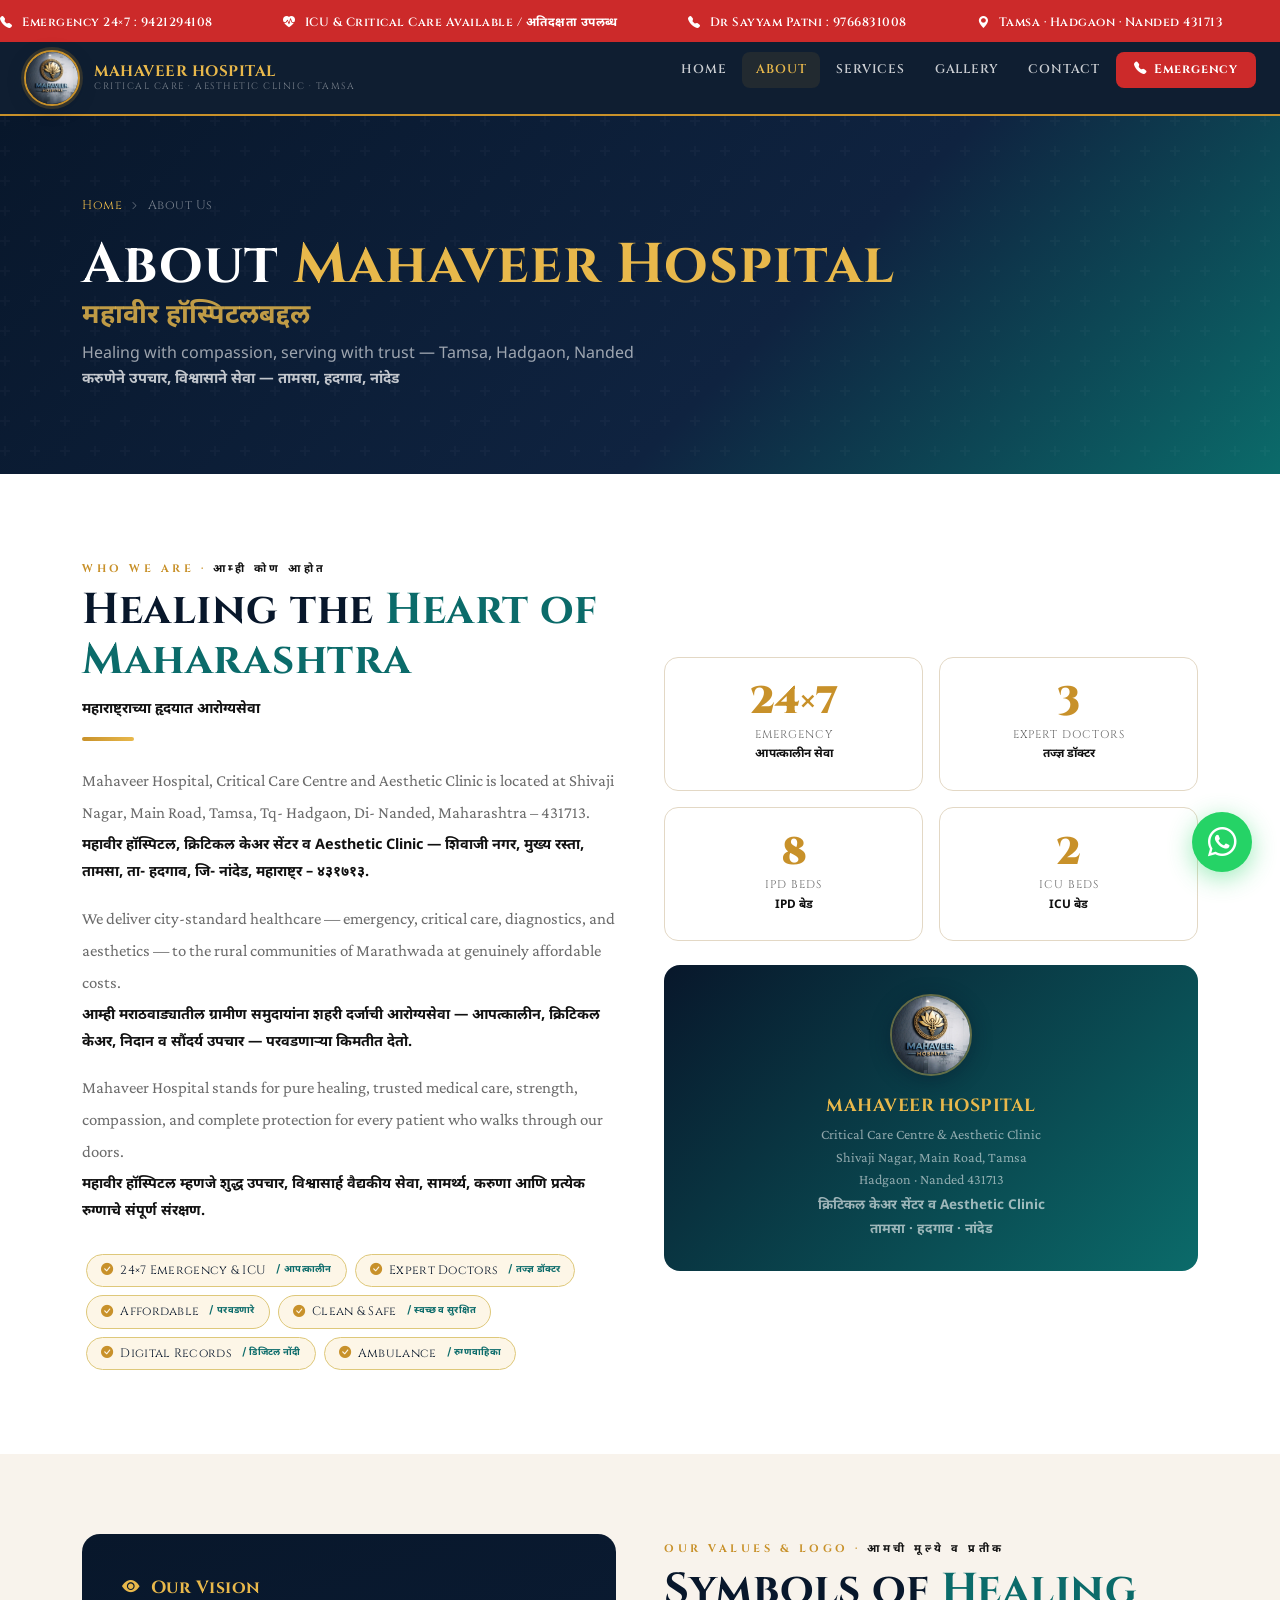
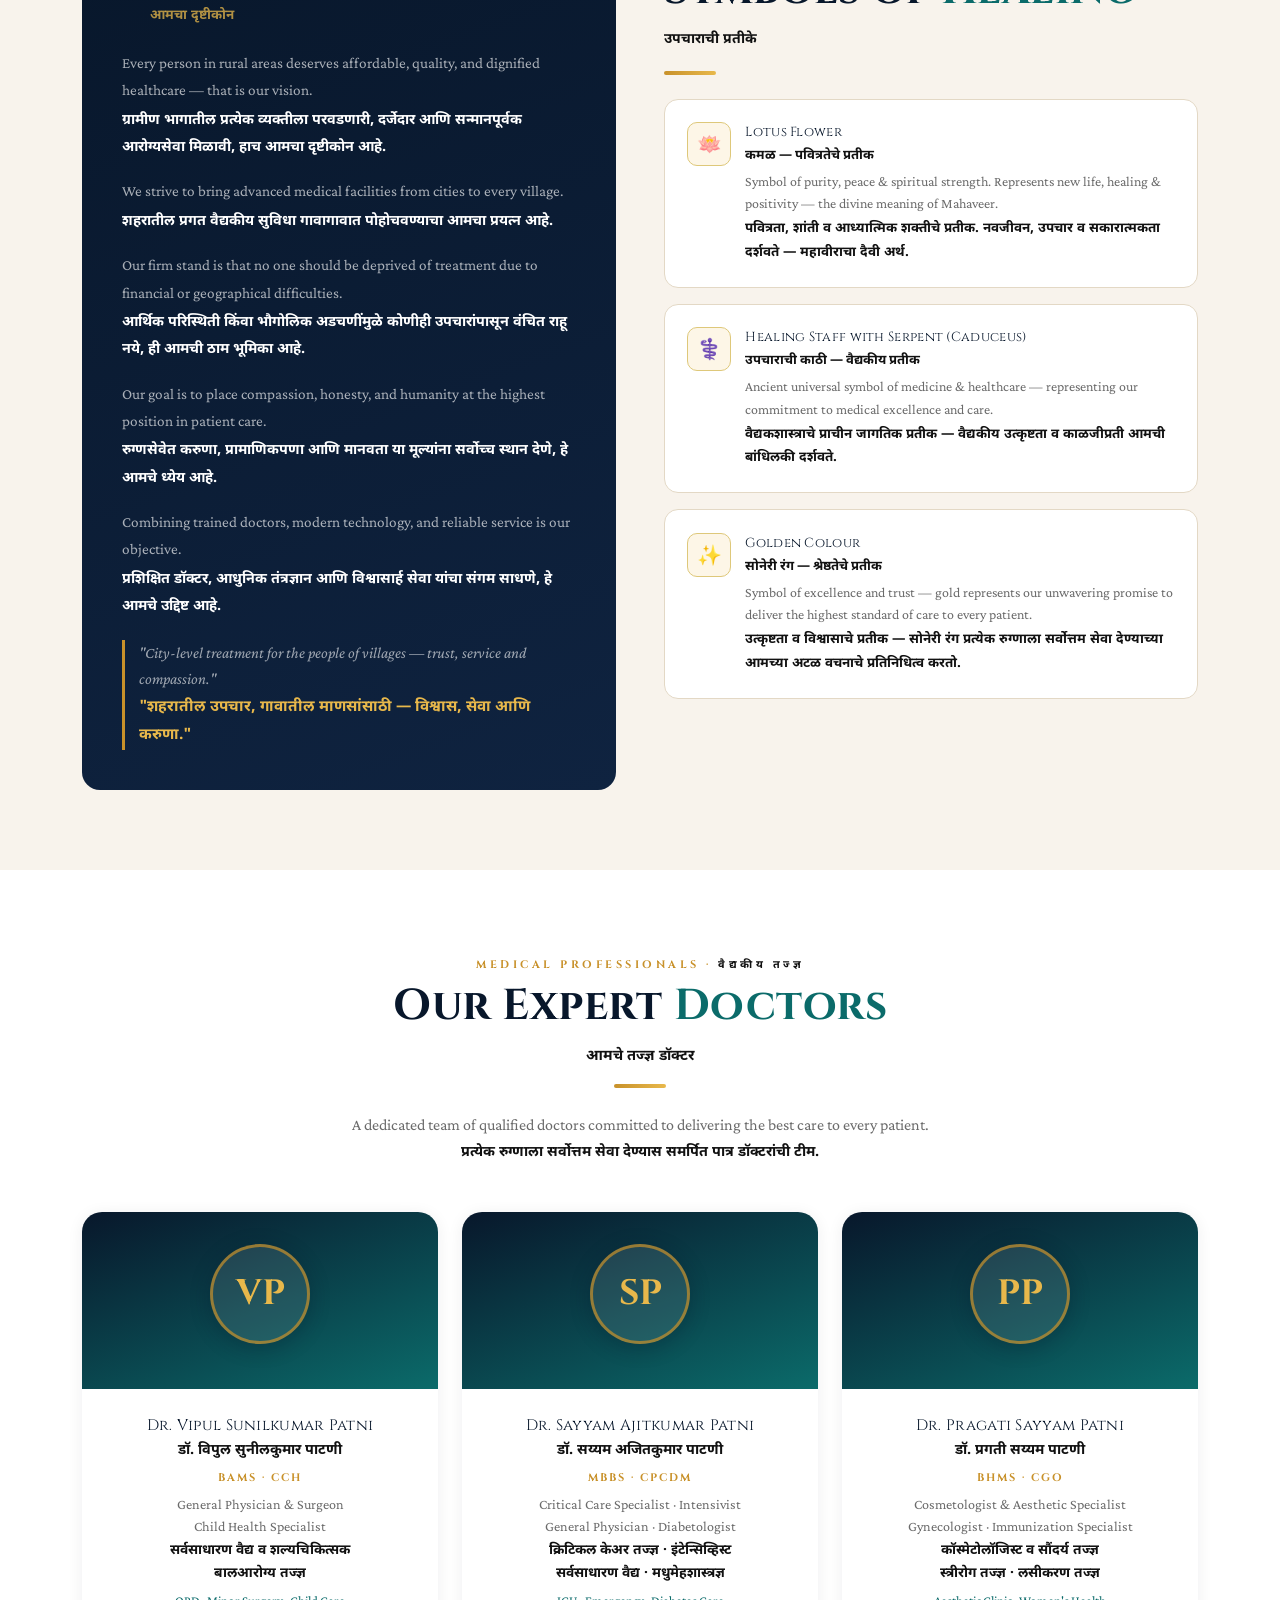
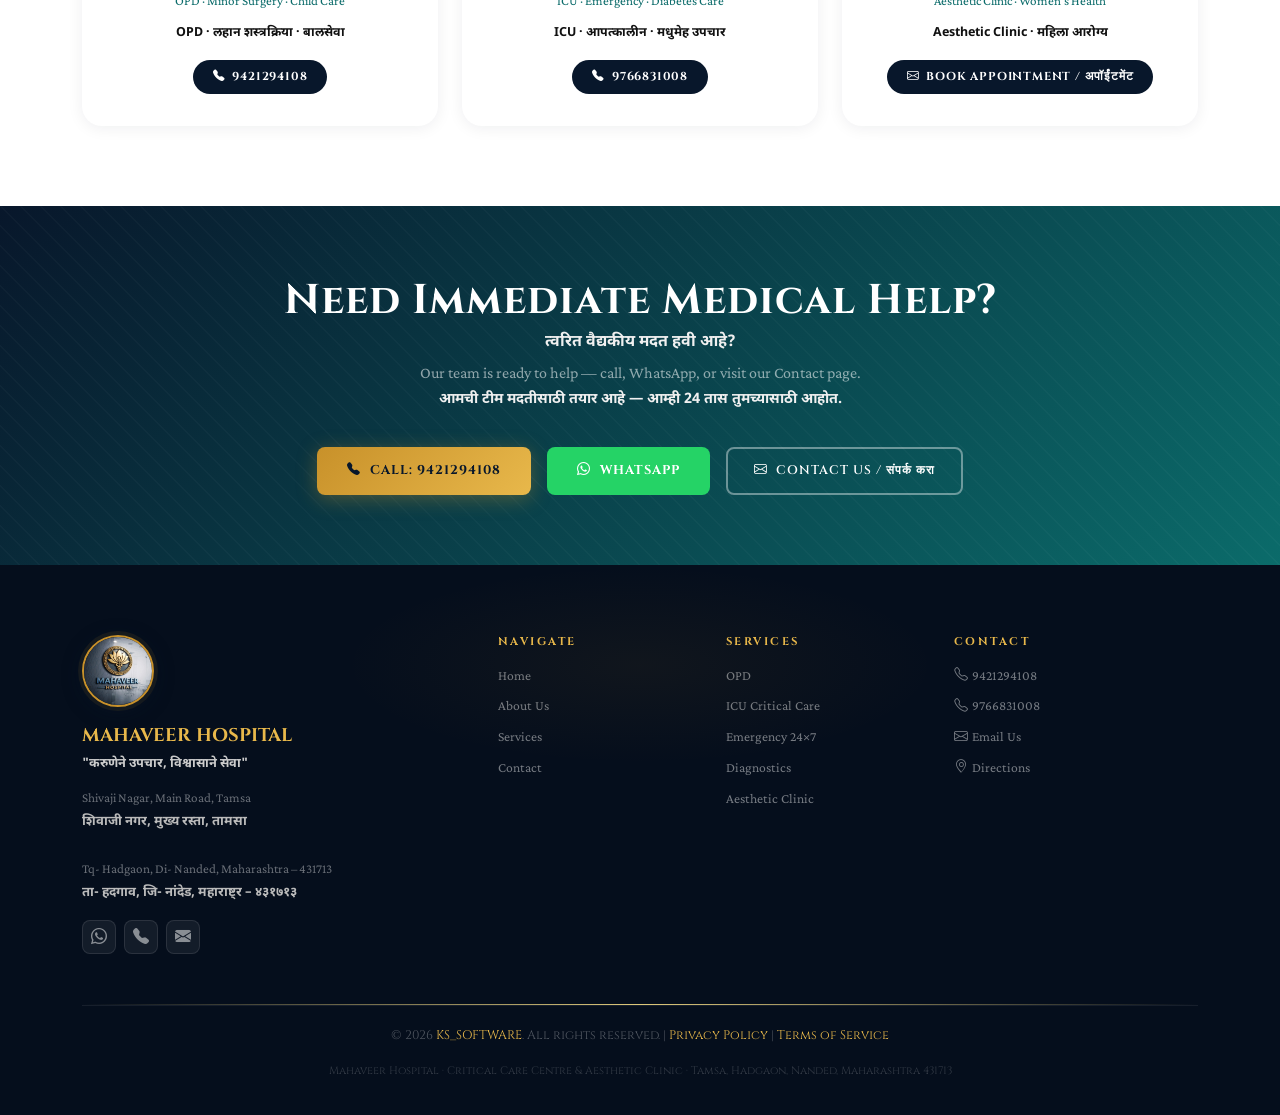
<file: about.html>
<!DOCTYPE html><html lang="mr"><head>
<meta charset="UTF-8"/><meta name="viewport" content="width=device-width,initial-scale=1.0"/>
<title>About Us / आमच्याबद्दल – Mahaveer Hospital | Critical Care &amp; Aesthetic Clinic | Tamsa Hadgaon Nanded</title>
<meta name="description" content="About Mahaveer Hospital Tamsa — our vision, doctors, and commitment to affordable quality healthcare in Hadgaon, Nanded, Maharashtra."/>
<meta name="keywords" content="Mahaveer Hospital Tamsa Hadgaon Nanded, ICU OPD emergency, Dr Vipul Patni, Dr Sayyam Patni, महावीर हॉस्पिटल"/>
<link rel="preconnect" href="https://fonts.googleapis.com"/>
<link href="https://fonts.googleapis.com/css2?family=Cinzel:wght@400;600;700;900&family=Crimson+Pro:ital,wght@0,300;0,400;0,600;0,700;1,400&family=Noto+Sans+Devanagari:wght@400;500;600;700;900&display=swap" rel="stylesheet"/>
<link rel="stylesheet" href="https://cdn.jsdelivr.net/npm/bootstrap-icons@1.11.3/font/bootstrap-icons.min.css"/>
<link rel="stylesheet" href="https://cdn.jsdelivr.net/npm/bootstrap@5.3.3/dist/css/bootstrap.min.css"/>
<link rel="stylesheet" href="style.css"/>
<style>
/* ══════════════════════════════════════════════════
   MASTER MARATHI RULE — matches index.html
   Light background  → font-weight:700, color:#111 (black)
   Dark background   → font-weight:700, color:#fff (white)
   ══════════════════════════════════════════════════ */

/* ticker Marathi */
.ticker-wrap strong {
  font-family: 'Noto Sans Devanagari', sans-serif !important;
  font-weight: 700 !important;
  color: #fff !important;
}

/* footer tag & address Marathi on dark footer */
.footer-tag {
  font-family: 'Noto Sans Devanagari', sans-serif !important;
  font-weight: 700 !important;
  color: #ccc !important;
  display: block;
}
.f-mr {
  font-family: 'Noto Sans Devanagari', sans-serif !important;
  font-weight: 700 !important;
  font-size: .82rem !important;
  color: #bbb !important;
  display: block;
}

/* CTA block — navy to teal gradient, same as index.html */
.cta-block {
  background: linear-gradient(135deg, #08172B, #0B6B6A);
  padding: 70px 0;
  text-align: center;
  position: relative;
  overflow: hidden;
}
.cta-block::before {
  content: '';
  position: absolute;
  inset: 0;
  opacity: .025;
  background-image: repeating-linear-gradient(45deg,#fff 0,#fff 1px,transparent 0,transparent 50%);
  background-size: 20px 20px;
}
.cta-en-h { font-family:'Cinzel',serif; font-size:clamp(1.5rem,3.5vw,2.6rem); font-weight:700; color:#fff; margin-bottom:4px; letter-spacing:1px; position:relative; }
.cta-mr-h { font-family:'Noto Sans Devanagari',sans-serif !important; font-weight:700 !important; color:#f0f0f0 !important; font-size:1rem; margin-bottom:4px; display:block; position:relative; }
.cta-en-p { font-family:'Crimson Pro',serif; font-size:1rem; color:rgba(255,255,255,.55); font-weight:400; margin-bottom:3px; position:relative; }
.cta-mr-p { font-family:'Noto Sans Devanagari',sans-serif !important; font-weight:700 !important; color:#f0f0f0 !important; font-size:.9rem; margin-bottom:2.2rem; display:block; position:relative; }

/* Stat boxes */
.astat-box { background:#fff; border-radius:14px; padding:1.6rem; border:1px solid var(--border); text-align:center; height:100%; }
.asn { font-family:'Cinzel',serif; font-size:2.4rem; font-weight:900; color:var(--gold); display:block; line-height:1; }
.asl-en { font-size:.7rem; color:var(--muted); margin-top:4px; font-family:'Cinzel',serif; letter-spacing:1px; text-transform:uppercase; font-weight:400; display:block; }
/* Marathi stat label on white bg = BLACK bold */
.asl-mr { font-family:'Noto Sans Devanagari',sans-serif !important; font-size:.74rem; font-weight:700 !important; color:#111 !important; margin-top:2px; display:block; }

/* Vision block — dark navy bg */
.vision-block { background:linear-gradient(160deg,var(--navy),var(--navy-2)); border-radius:18px; padding:2.5rem; color:#fff; height:100%; }
.vision-hdg { margin-bottom:1.4rem; }
.vision-hdg .en { font-family:'Cinzel',serif; color:#E8B84B; font-size:1.1rem; font-weight:700; letter-spacing:.5px; display:flex; align-items:center; gap:10px; }
/* Marathi on dark vision block = white bold */
.vision-hdg .vmr { font-family:'Noto Sans Devanagari',sans-serif !important; font-weight:700 !important; color:rgba(232,184,75,.75) !important; font-size:.84rem; display:block; margin-top:3px; padding-left:28px; }
.vp-en { font-family:'Crimson Pro',serif; font-size:.95rem; color:rgba(255,255,255,.65); line-height:1.8; font-weight:400; margin-bottom:3px; }
/* Marathi vision para on dark = WHITE bold */
.vp-mr { font-family:'Noto Sans Devanagari',sans-serif !important; font-size:.9rem; font-weight:700 !important; color:#fff !important; line-height:1.9; margin-bottom:1rem; }
.vq-wrap { border-left:3px solid var(--gold); padding-left:14px; margin-top:1.2rem; }
.vq-en { font-family:'Crimson Pro',serif; font-size:.98rem; font-style:italic; color:rgba(255,255,255,.6); font-weight:400; line-height:1.65; margin-bottom:3px; }
/* Marathi vision quote on dark = gold bold */
.vq-mr { font-family:'Noto Sans Devanagari',sans-serif !important; font-size:.96rem; font-weight:700 !important; color:#E8B84B !important; line-height:1.8; margin:0; }

/* Pills on light bg */
.pill { display:inline-flex; align-items:center; gap:7px; background:var(--gold-pale); border:1px solid var(--gold-border); border-radius:30px; padding:6px 14px; font-size:.76rem; color:var(--navy); font-family:'Cinzel',serif; font-weight:400; margin:4px; letter-spacing:.3px; }
.pill i { color:var(--gold); }
/* Marathi pill text on light bg = dark teal bold */
.pill .pmr { font-family:'Noto Sans Devanagari',sans-serif !important; font-weight:700 !important; font-size:.78em; color:#0B6B6A !important; margin-left:3px; }

/* Value cards on light bg */
.value-card { background:#fff; border-radius:14px; padding:1.4rem; border:1px solid var(--border); display:flex; gap:14px; align-items:flex-start; transition:all .3s; height:100%; }
.value-card:hover { box-shadow:var(--sh-md); transform:translateY(-3px); }
.v-ico { width:44px; height:44px; border-radius:10px; background:var(--gold-pale); border:1px solid var(--gold-border); display:flex; align-items:center; justify-content:center; font-size:1.25rem; flex-shrink:0; }
.vc-body { flex:1; }
.vc-en-h { font-family:'Cinzel',serif; font-size:.82rem; font-weight:400; color:var(--navy); letter-spacing:.3px; margin-bottom:2px; }
/* Marathi card headings on white = BLACK bold */
.vc-mr-h { font-family:'Noto Sans Devanagari',sans-serif !important; font-size:.82rem; font-weight:700 !important; color:#111 !important; margin-bottom:5px; }
.vc-en-p { font-family:'Crimson Pro',serif; font-size:.87rem; color:var(--muted); line-height:1.6; font-weight:400; margin-bottom:2px; }
/* Marathi card para on white = BLACK bold */
.vc-mr-p { font-family:'Noto Sans Devanagari',sans-serif !important; font-size:.84rem; font-weight:700 !important; color:#111 !important; line-height:1.75; margin:0; }

/* Doctor cards */
.doc-name-en { font-family:'Cinzel',serif; font-weight:400; font-size:.95rem; color:var(--navy); letter-spacing:.3px; margin-bottom:1px; }
/* Marathi doctor name on white card = BLACK bold */
.doc-name-mr { font-family:'Noto Sans Devanagari',sans-serif !important; font-weight:700 !important; font-size:.9rem; color:#111 !important; margin-bottom:.4rem; }
.doc-spec-en { font-family:'Crimson Pro',serif; font-size:.88rem; color:var(--muted); font-weight:400; line-height:1.55; margin-bottom:2px; }
/* Marathi doctor spec on white card = BLACK bold */
.doc-spec-mr { font-family:'Noto Sans Devanagari',sans-serif !important; font-size:.86rem; font-weight:700 !important; color:#111 !important; line-height:1.65; margin-bottom:.3rem; }
.doc-sub-en { color:var(--teal); font-size:.82rem; font-weight:400; font-family:'Crimson Pro',serif; display:block; margin-bottom:.8rem; }
/* Marathi doctor sub on white card = BLACK bold */
.doc-sub-mr { font-family:'Noto Sans Devanagari',sans-serif !important; font-weight:700 !important; font-size:.78rem; color:#111 !important; display:block; margin-bottom:1rem; }

/* Intro paras on white bg */
.intro-en { font-family:'Crimson Pro',serif; font-size:1.05rem; color:var(--muted); line-height:1.9; font-weight:400; margin-bottom:3px; }
/* Marathi intro on white bg = BLACK bold */
.intro-mr { font-family:'Noto Sans Devanagari',sans-serif !important; font-size:.9rem; font-weight:700 !important; color:#111 !important; line-height:1.9; margin-bottom:1rem; }
</style>
</head><body>

<!-- TICKER -->
<div class="ticker-wrap"><div class="ticker-move">
<span><i class="bi bi-telephone-fill"></i> Emergency 24×7 : 9421294108</span>
<span><i class="bi bi-heart-pulse-fill"></i> ICU &amp; Critical Care Available / <strong style="font-family:'Noto Sans Devanagari',sans-serif;font-weight:700;color:#fff">अतिदक्षता उपलब्ध</strong></span>
<span><i class="bi bi-telephone-fill"></i> Dr Sayyam Patni : 9766831008</span>
<span><i class="bi bi-geo-alt-fill"></i> Tamsa · Hadgaon · Nanded 431713</span>
<span><i class="bi bi-truck"></i> Ambulance On Call / <strong style="font-family:'Noto Sans Devanagari',sans-serif;font-weight:700;color:#fff">रुग्णवाहिका सेवा</strong></span>
<span><i class="bi bi-telephone-fill"></i> Emergency 24×7 : 9421294108</span>
<span><i class="bi bi-heart-pulse-fill"></i> ICU &amp; Critical Care Available / <strong style="font-family:'Noto Sans Devanagari',sans-serif;font-weight:700;color:#fff">अतिदक्षता उपलब्ध</strong></span>
<span><i class="bi bi-telephone-fill"></i> Dr Sayyam Patni : 9766831008</span>
<span><i class="bi bi-geo-alt-fill"></i> Tamsa · Hadgaon · Nanded 431713</span>
<span><i class="bi bi-truck"></i> Ambulance On Call / <strong style="font-family:'Noto Sans Devanagari',sans-serif;font-weight:700;color:#fff">रुग्णवाहिका सेवा</strong></span>
</div></div>

<!-- NAV -->
<nav class="site-nav" id="mainNav"><div class="nav-container">
  <a href="index.html" class="nav-brand">
    <img src="logo.jpeg" alt="Mahaveer Hospital Logo" class="nav-logo-img"/>
    <div class="brand-words"><span class="brand-main">MAHAVEER HOSPITAL</span><span class="brand-sub">Critical Care · Aesthetic Clinic · Tamsa</span></div>
  </a>
  <button class="nav-hamburger" id="navToggle"><span></span><span></span><span></span></button>
  <ul class="nav-menu" id="navMenu">
    <li><a href="index.html" class="nav-link">Home</a></li>
    <li><a href="about.html" class="nav-link active">About</a></li>
    <li><a href="services.html" class="nav-link">Services</a></li>
    <li><a href="gallery.html" class="nav-link">Gallery</a></li>
    <li><a href="contact.html" class="nav-link">Contact</a></li>
    <li><a href="tel:9421294108" class="nav-emergency"><i class="bi bi-telephone-fill"></i> Emergency</a></li>
  </ul>
</div></nav>

<!-- PAGE HERO -->
<div class="page-hero"><div class="container page-hero-inner">
  <div class="breadcrumb"><a href="index.html">Home</a><i class="bi bi-chevron-right"></i> About Us</div>
  <h1 class="page-hero-title">
    About <span>Mahaveer Hospital</span>
    <span style="display:block;font-family:'Noto Sans Devanagari',sans-serif;font-size:.48em;font-weight:700;color:rgba(232,184,75,.82);margin-top:6px;letter-spacing:0">महावीर हॉस्पिटलबद्दल</span>
  </h1>
  <p class="page-hero-sub">Healing with compassion, serving with trust — Tamsa, Hadgaon, Nanded<br/>
    <span style="font-family:'Noto Sans Devanagari',sans-serif;font-weight:700;color:rgba(255,255,255,.75);font-size:.92em">करुणेने उपचार, विश्वासाने सेवा — तामसा, हदगाव, नांदेड</span>
  </p>
</div></div>

<!-- ══ INTRO ══ -->
<section><div class="container">
<div class="row g-5 align-items-center">

  <div class="col-lg-6" data-aos>
    <div class="sec-eyebrow">Who We Are · <span style="font-family:'Noto Sans Devanagari',sans-serif;font-weight:700;color:#111">आम्ही कोण आहोत</span></div>
    <h2 class="sec-title">Healing the <span>Heart of Maharashtra</span></h2>
    <p style="font-family:'Noto Sans Devanagari',sans-serif;font-weight:700;font-size:.9rem;color:#111;margin-top:4px;margin-bottom:1rem">महाराष्ट्राच्या हृदयात आरोग्यसेवा</p>
    <div class="gold-bar"></div>

    <p class="intro-en">Mahaveer Hospital, Critical Care Centre and Aesthetic Clinic is located at Shivaji Nagar, Main Road, Tamsa, Tq- Hadgaon, Di- Nanded, Maharashtra – 431713.</p>
    <p class="intro-mr">महावीर हॉस्पिटल, क्रिटिकल केअर सेंटर व Aesthetic Clinic — शिवाजी नगर, मुख्य रस्ता, तामसा, ता- हदगाव, जि- नांदेड, महाराष्ट्र – ४३१७१३.</p>

    <p class="intro-en">We deliver city-standard healthcare — emergency, critical care, diagnostics, and aesthetics — to the rural communities of Marathwada at genuinely affordable costs.</p>
    <p class="intro-mr">आम्ही मराठवाड्यातील ग्रामीण समुदायांना शहरी दर्जाची आरोग्यसेवा — आपत्कालीन, क्रिटिकल केअर, निदान व सौंदर्य उपचार — परवडणाऱ्या किमतीत देतो.</p>

    <p class="intro-en">Mahaveer Hospital stands for pure healing, trusted medical care, strength, compassion, and complete protection for every patient who walks through our doors.</p>
    <p class="intro-mr" style="margin-bottom:1.5rem">महावीर हॉस्पिटल म्हणजे शुद्ध उपचार, विश्वासार्ह वैद्यकीय सेवा, सामर्थ्य, करुणा आणि प्रत्येक रुग्णाचे संपूर्ण संरक्षण.</p>

    <div class="d-flex flex-wrap">
      <span class="pill"><i class="bi bi-check-circle-fill"></i> 24×7 Emergency &amp; ICU <span class="pmr">/ आपत्कालीन</span></span>
      <span class="pill"><i class="bi bi-check-circle-fill"></i> Expert Doctors <span class="pmr">/ तज्ज्ञ डॉक्टर</span></span>
      <span class="pill"><i class="bi bi-check-circle-fill"></i> Affordable <span class="pmr">/ परवडणारे</span></span>
      <span class="pill"><i class="bi bi-check-circle-fill"></i> Clean &amp; Safe <span class="pmr">/ स्वच्छ व सुरक्षित</span></span>
      <span class="pill"><i class="bi bi-check-circle-fill"></i> Digital Records <span class="pmr">/ डिजिटल नोंदी</span></span>
      <span class="pill"><i class="bi bi-check-circle-fill"></i> Ambulance <span class="pmr">/ रुग्णवाहिका</span></span>
    </div>
  </div>

  <div class="col-lg-6" data-aos data-d="2">
    <div class="row g-3 mb-4">
      <div class="col-6"><div class="astat-box"><span class="asn">24×7</span><span class="asl-en">Emergency</span><span class="asl-mr">आपत्कालीन सेवा</span></div></div>
      <div class="col-6"><div class="astat-box"><span class="asn">3</span><span class="asl-en">Expert Doctors</span><span class="asl-mr">तज्ज्ञ डॉक्टर</span></div></div>
      <div class="col-6"><div class="astat-box"><span class="asn">8</span><span class="asl-en">IPD Beds</span><span class="asl-mr">IPD बेड</span></div></div>
      <div class="col-6"><div class="astat-box"><span class="asn">2</span><span class="asl-en">ICU Beds</span><span class="asl-mr">ICU बेड</span></div></div>
    </div>
    <div style="background:linear-gradient(135deg,var(--navy),var(--teal));border-radius:16px;padding:1.8rem;color:#fff;text-align:center;">
      <img src="logo.jpeg" alt="Mahaveer Hospital Logo" style="width:82px;height:82px;border-radius:50%;object-fit:cover;border:2px solid rgba(232,184,75,.4);margin-bottom:1rem;box-shadow:0 4px 20px rgba(8,23,43,.4);"/>
      <p style="font-family:'Cinzel',serif;font-size:1.1rem;font-weight:700;color:#E8B84B;margin-bottom:3px;letter-spacing:.5px">MAHAVEER HOSPITAL</p>
      <p style="font-family:'Crimson Pro',serif;font-size:.88rem;color:rgba(255,255,255,.55);font-weight:400;margin-bottom:3px">Critical Care Centre &amp; Aesthetic Clinic<br/>Shivaji Nagar, Main Road, Tamsa<br/>Hadgaon · Nanded 431713</p>
      <p style="font-family:'Noto Sans Devanagari',sans-serif;font-size:.84rem;font-weight:700;color:rgba(255,255,255,.6);margin:0;line-height:1.8">क्रिटिकल केअर सेंटर व Aesthetic Clinic<br/>तामसा · हदगाव · नांदेड</p>
    </div>
  </div>

</div>
</div></section>

<!-- ══ VISION ══ -->
<section class="bg-cream"><div class="container">
<div class="row g-5 align-items-stretch">

  <div class="col-lg-6" data-aos>
    <div class="vision-block">
      <div class="vision-hdg">
        <div class="en"><i class="bi bi-eye-fill"></i> Our Vision</div>
        <span class="vmr">आमचा दृष्टीकोन</span>
      </div>
      <p class="vp-en">Every person in rural areas deserves affordable, quality, and dignified healthcare — that is our vision.</p>
      <p class="vp-mr">ग्रामीण भागातील प्रत्येक व्यक्तीला परवडणारी, दर्जेदार आणि सन्मानपूर्वक आरोग्यसेवा मिळावी, हाच आमचा दृष्टीकोन आहे.</p>
      <p class="vp-en">We strive to bring advanced medical facilities from cities to every village.</p>
      <p class="vp-mr">शहरातील प्रगत वैद्यकीय सुविधा गावागावात पोहोचवण्याचा आमचा प्रयत्न आहे.</p>
      <p class="vp-en">Our firm stand is that no one should be deprived of treatment due to financial or geographical difficulties.</p>
      <p class="vp-mr">आर्थिक परिस्थिती किंवा भौगोलिक अडचणींमुळे कोणीही उपचारांपासून वंचित राहू नये, ही आमची ठाम भूमिका आहे.</p>
      <p class="vp-en">Our goal is to place compassion, honesty, and humanity at the highest position in patient care.</p>
      <p class="vp-mr">रुग्णसेवेत करुणा, प्रामाणिकपणा आणि मानवता या मूल्यांना सर्वोच्च स्थान देणे, हे आमचे ध्येय आहे.</p>
      <p class="vp-en">Combining trained doctors, modern technology, and reliable service is our objective.</p>
      <p class="vp-mr">प्रशिक्षित डॉक्टर, आधुनिक तंत्रज्ञान आणि विश्वासार्ह सेवा यांचा संगम साधणे, हे आमचे उद्दिष्ट आहे.</p>
      <div class="vq-wrap">
        <p class="vq-en">"City-level treatment for the people of villages — trust, service and compassion."</p>
        <p class="vq-mr">"शहरातील उपचार, गावातील माणसांसाठी — विश्वास, सेवा आणि करुणा."</p>
      </div>
    </div>
  </div>

  <div class="col-lg-6" data-aos data-d="2">
    <div class="sec-eyebrow">Our Values &amp; Logo · <span style="font-family:'Noto Sans Devanagari',sans-serif;font-weight:700;color:#111">आमची मूल्ये व प्रतीक</span></div>
    <h2 class="sec-title">Symbols of <span>Healing</span></h2>
    <p style="font-family:'Noto Sans Devanagari',sans-serif;font-weight:700;font-size:.88rem;color:#111;margin-top:3px;margin-bottom:1.2rem">उपचाराची प्रतीके</p>
    <div class="gold-bar"></div>
    <div class="d-flex flex-column gap-3 mt-3">

      <div class="value-card">
        <div class="v-ico">🪷</div>
        <div class="vc-body">
          <p class="vc-en-h">Lotus Flower</p>
          <p class="vc-mr-h">कमळ — पवित्रतेचे प्रतीक</p>
          <p class="vc-en-p">Symbol of purity, peace &amp; spiritual strength. Represents new life, healing &amp; positivity — the divine meaning of Mahaveer.</p>
          <p class="vc-mr-p">पवित्रता, शांती व आध्यात्मिक शक्तीचे प्रतीक. नवजीवन, उपचार व सकारात्मकता दर्शवते — महावीराचा दैवी अर्थ.</p>
        </div>
      </div>

      <div class="value-card">
        <div class="v-ico">⚕️</div>
        <div class="vc-body">
          <p class="vc-en-h">Healing Staff with Serpent (Caduceus)</p>
          <p class="vc-mr-h">उपचाराची काठी — वैद्यकीय प्रतीक</p>
          <p class="vc-en-p">Ancient universal symbol of medicine &amp; healthcare — representing our commitment to medical excellence and care.</p>
          <p class="vc-mr-p">वैद्यकशास्त्राचे प्राचीन जागतिक प्रतीक — वैद्यकीय उत्कृष्टता व काळजीप्रती आमची बांधिलकी दर्शवते.</p>
        </div>
      </div>

      <div class="value-card">
        <div class="v-ico">✨</div>
        <div class="vc-body">
          <p class="vc-en-h">Golden Colour</p>
          <p class="vc-mr-h">सोनेरी रंग — श्रेष्ठतेचे प्रतीक</p>
          <p class="vc-en-p">Symbol of excellence and trust — gold represents our unwavering promise to deliver the highest standard of care to every patient.</p>
          <p class="vc-mr-p">उत्कृष्टता व विश्वासाचे प्रतीक — सोनेरी रंग प्रत्येक रुग्णाला सर्वोत्तम सेवा देण्याच्या आमच्या अटळ वचनाचे प्रतिनिधित्व करतो.</p>
        </div>
      </div>

    </div>
  </div>

</div>
</div></section>

<!-- ══ DOCTORS ══ -->
<section><div class="container">
  <div class="text-center mb-5" data-aos>
    <div class="sec-eyebrow">Medical Professionals · <span style="font-family:'Noto Sans Devanagari',sans-serif;font-weight:700;color:#111">वैद्यकीय तज्ज्ञ</span></div>
    <h2 class="sec-title">Our Expert <span>Doctors</span></h2>
    <p style="font-family:'Noto Sans Devanagari',sans-serif;font-weight:700;font-size:.92rem;color:#111;margin-top:4px">आमचे तज्ज्ञ डॉक्टर</p>
    <div class="gold-bar mx-auto"></div>
    <p style="font-family:'Crimson Pro',serif;font-weight:400;font-size:1rem;color:var(--muted);margin-top:.6rem;margin-bottom:3px">A dedicated team of qualified doctors committed to delivering the best care to every patient.</p>
    <p style="font-family:'Noto Sans Devanagari',sans-serif;font-weight:700;font-size:.9rem;color:#111;margin-top:0">प्रत्येक रुग्णाला सर्वोत्तम सेवा देण्यास समर्पित पात्र डॉक्टरांची टीम.</p>
  </div>

  <div class="row g-4 justify-content-center">

    <!-- Dr Vipul -->
    <div class="col-md-6 col-lg-4" data-aos>
      <div class="doc-card">
        <div class="doc-card-head"><div class="doc-initials">VP</div></div>
        <div class="doc-card-body">
          <div class="doc-name-en">Dr. Vipul Sunilkumar Patni</div>
          <div class="doc-name-mr">डॉ. विपुल सुनीलकुमार पाटणी</div>
          <div class="doc-degree">BAMS · CCH</div>
          <div class="doc-spec-en">General Physician &amp; Surgeon<br/>Child Health Specialist</div>
          <div class="doc-spec-mr">सर्वसाधारण वैद्य व शल्यचिकित्सक<br/>बालआरोग्य तज्ज्ञ</div>
          <span class="doc-sub-en">OPD · Minor Surgery · Child Care</span>
          <span class="doc-sub-mr">OPD · लहान शस्त्रक्रिया · बालसेवा</span>
          <a href="tel:9421294108" class="doc-cta"><i class="bi bi-telephone-fill"></i> 9421294108</a>
        </div>
      </div>
    </div>

    <!-- Dr Sayyam -->
    <div class="col-md-6 col-lg-4" data-aos data-d="2">
      <div class="doc-card">
        <div class="doc-card-head"><div class="doc-initials">SP</div></div>
        <div class="doc-card-body">
          <div class="doc-name-en">Dr. Sayyam Ajitkumar Patni</div>
          <div class="doc-name-mr">डॉ. सय्यम अजितकुमार पाटणी</div>
          <div class="doc-degree">MBBS · CPCDM</div>
          <div class="doc-spec-en">Critical Care Specialist · Intensivist<br/>General Physician · Diabetologist</div>
          <div class="doc-spec-mr">क्रिटिकल केअर तज्ज्ञ · इंटेन्सिव्हिस्ट<br/>सर्वसाधारण वैद्य · मधुमेहशास्त्रज्ञ</div>
          <span class="doc-sub-en">ICU · Emergency · Diabetes Care</span>
          <span class="doc-sub-mr">ICU · आपत्कालीन · मधुमेह उपचार</span>
          <a href="tel:9766831008" class="doc-cta"><i class="bi bi-telephone-fill"></i> 9766831008</a>
        </div>
      </div>
    </div>

    <!-- Dr Pragati -->
    <div class="col-md-6 col-lg-4" data-aos data-d="4">
      <div class="doc-card">
        <div class="doc-card-head"><div class="doc-initials">PP</div></div>
        <div class="doc-card-body">
          <div class="doc-name-en">Dr. Pragati Sayyam Patni</div>
          <div class="doc-name-mr">डॉ. प्रगती सय्यम पाटणी</div>
          <div class="doc-degree">BHMS · CGO</div>
          <div class="doc-spec-en">Cosmetologist &amp; Aesthetic Specialist<br/>Gynecologist · Immunization Specialist</div>
          <div class="doc-spec-mr">कॉस्मेटोलॉजिस्ट व सौंदर्य तज्ज्ञ<br/>स्त्रीरोग तज्ज्ञ · लसीकरण तज्ज्ञ</div>
          <span class="doc-sub-en">Aesthetic Clinic · Women's Health</span>
          <span class="doc-sub-mr">Aesthetic Clinic · महिला आरोग्य</span>
          <a href="contact.html" class="doc-cta"><i class="bi bi-envelope"></i> Book Appointment / अपॉईंटमेंट</a>
        </div>
      </div>
    </div>

  </div>
</div></section>

<!-- ══ CTA — identical to index.html ══ -->
<div class="cta-block"><div class="container" data-aos>
  <h2 class="cta-en-h">Need Immediate Medical Help?</h2>
  <span class="cta-mr-h">त्वरित वैद्यकीय मदत हवी आहे?</span>
  <p class="cta-en-p">Our team is ready to help — call, WhatsApp, or visit our Contact page.</p>
  <span class="cta-mr-p">आमची टीम मदतीसाठी तयार आहे — आम्ही 24 तास तुमच्यासाठी आहोत.</span>
  <div class="d-flex justify-content-center flex-wrap gap-3">
    <a href="tel:9421294108" class="btn-gold"><i class="bi bi-telephone-fill"></i> Call: 9421294108</a>
    <a href="https://wa.me/919421294108" target="_blank" style="display:inline-flex;align-items:center;gap:9px;background:#25D366;color:#fff;padding:14px 30px;border-radius:8px;font-family:'Cinzel',serif;font-weight:700;font-size:.8rem;letter-spacing:1px;text-transform:uppercase;text-decoration:none"><i class="bi bi-whatsapp"></i> WhatsApp</a>
    <a href="contact.html" class="btn-outline-white"><i class="bi bi-envelope"></i> Contact Us / संपर्क करा</a>
  </div>
</div></div>

<!-- ══ FOOTER — identical to index.html ══ -->
<footer class="site-footer"><div class="footer-glow"></div><div class="container">
  <div class="footer-top">
    <div>
      <img src="logo.jpeg" alt="Mahaveer Hospital" class="footer-logo-img"/>
      <p class="footer-name">MAHAVEER HOSPITAL</p>
      <p class="footer-tag">"करुणेने उपचार, विश्वासाने सेवा"</p>
      <p class="footer-addr" style="font-family:'Crimson Pro',serif;font-weight:400">
        Shivaji Nagar, Main Road, Tamsa<br/>
        <span class="f-mr">शिवाजी नगर, मुख्य रस्ता, तामसा</span><br/>
        Tq- Hadgaon, Di- Nanded, Maharashtra – 431713<br/>
        <span class="f-mr">ता- हदगाव, जि- नांदेड, महाराष्ट्र – ४३१७१३</span>
      </p>
      <div class="footer-socials">
        <a href="https://wa.me/919421294108" target="_blank"><i class="bi bi-whatsapp"></i></a>
        <a href="tel:9421294108"><i class="bi bi-telephone-fill"></i></a>
        <a href="mailto:info@mahavirhospital.com"><i class="bi bi-envelope-fill"></i></a>
      </div>
    </div>
    <div class="footer-links-col"><h6>Navigate</h6><a href="index.html">Home</a><a href="about.html">About Us</a><a href="services.html">Services</a><a href="contact.html">Contact</a></div>
    <div class="footer-links-col"><h6>Services</h6><a href="services.html">OPD</a><a href="services.html">ICU Critical Care</a><a href="services.html">Emergency 24×7</a><a href="services.html">Diagnostics</a><a href="services.html">Aesthetic Clinic</a></div>
    <div class="footer-links-col"><h6>Contact</h6>
      <a href="tel:9421294108"><i class="bi bi-telephone me-1"></i>9421294108</a>
      <a href="tel:9766831008"><i class="bi bi-telephone me-1"></i>9766831008</a>
      <a href="mailto:info@mahavirhospital.com"><i class="bi bi-envelope me-1"></i>Email Us</a>
      <a href="https://maps.app.goo.gl/ueTT2sujf9vZsmC67" target="_blank"><i class="bi bi-geo-alt me-1"></i>Directions</a>
    </div>
  </div>
  <div class="divider-gold"></div>
  <div class="footer-bottom">
    <p>&copy; 2026 <a href="http://kssoftware.infinityfree.me/" target="_blank">KS_SOFTWARE</a>. All rights reserved. | <a href="#">Privacy Policy</a> | <a href="#">Terms of Service</a></p>
    <p class="footer-seo">Mahaveer Hospital · Critical Care Centre &amp; Aesthetic Clinic · Tamsa, Hadgaon, Nanded, Maharashtra 431713</p>
  </div>
</div></footer>

<a href="https://wa.me/919421294108?text=नमस्कार%2C%20मला%20Mahaveer%20Hospital%20बद्दल%20माहिती%20हवी%20आहे." target="_blank" class="wa-fab" title="Chat on WhatsApp"><i class="bi bi-whatsapp"></i><span class="wa-pulse"></span></a>
<script src="https://cdn.jsdelivr.net/npm/bootstrap@5.3.3/dist/js/bootstrap.bundle.min.js"></script>
<script src="app.js"></script>
</body></html>
</file>
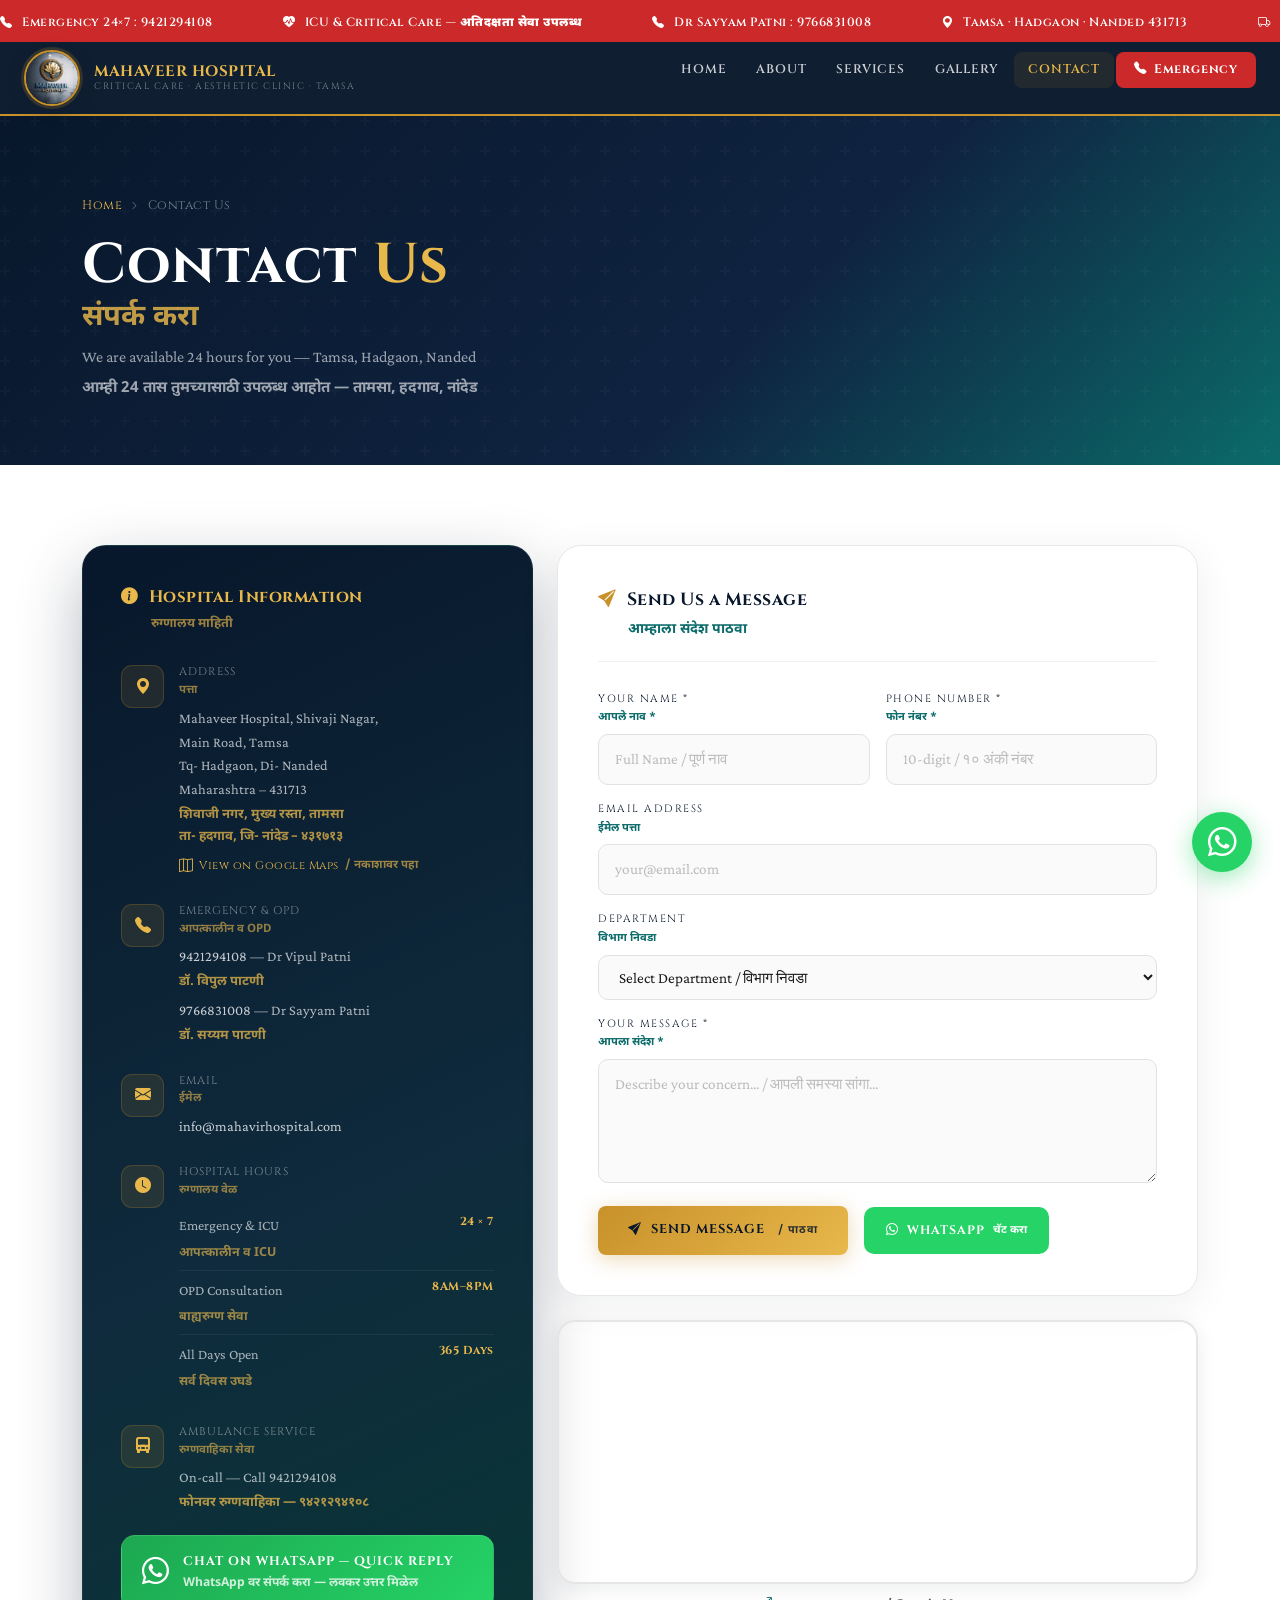
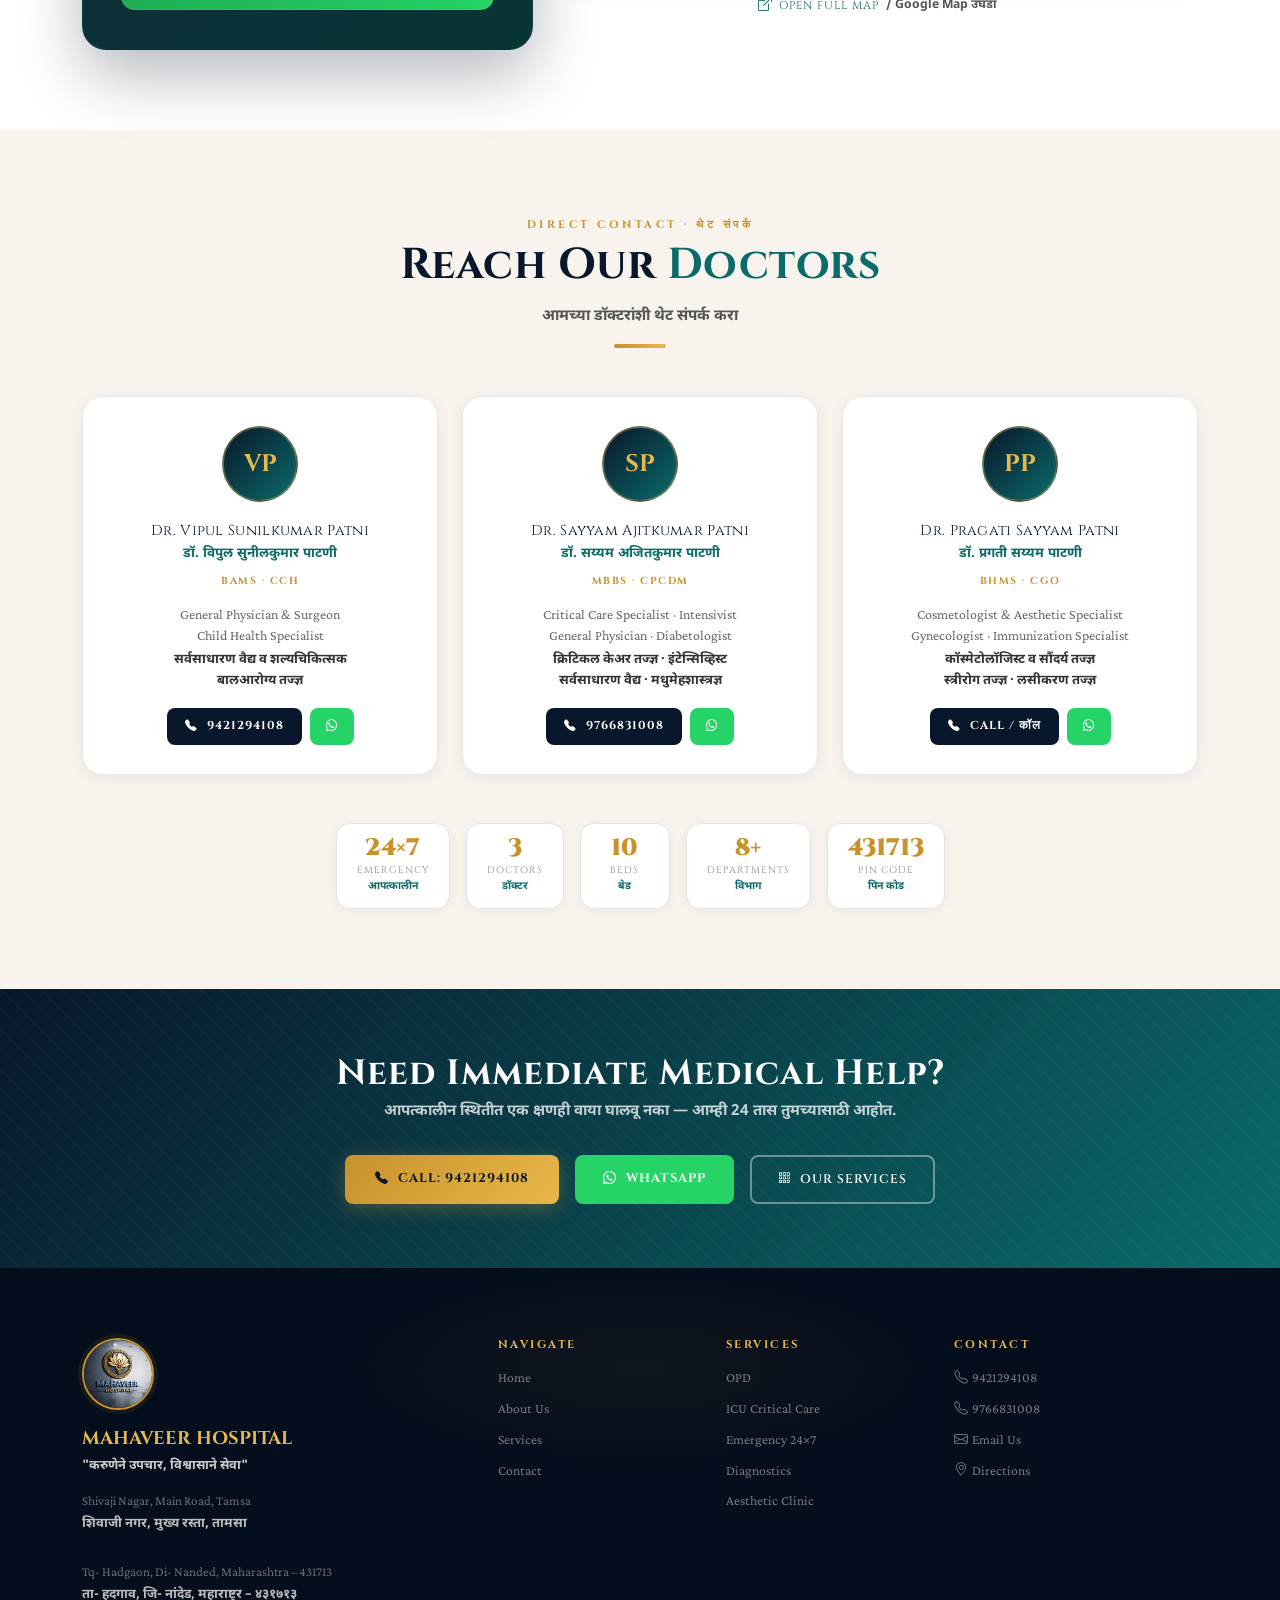
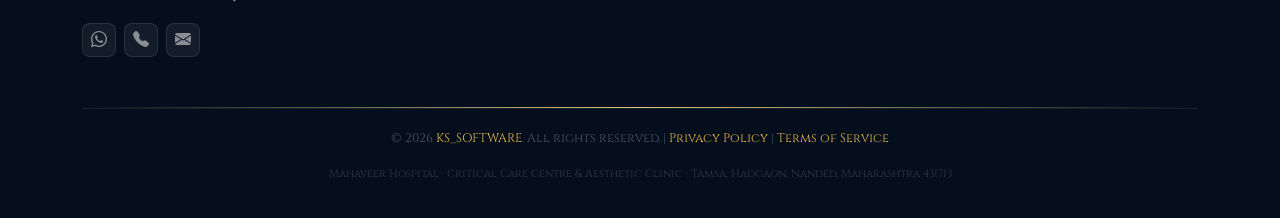
<file: contact - old.html>
<!DOCTYPE html><html lang="mr"><head>
<meta charset="UTF-8"/><meta name="viewport" content="width=device-width,initial-scale=1.0"/>
<title>Contact Us / संपर्क करा – Mahaveer Hospital | Tamsa Hadgaon Nanded | 9421294108</title>
<meta name="description" content="Contact Mahaveer Hospital Tamsa. Emergency 9421294108. Address: Shivaji Nagar, Main Road, Tamsa, Hadgaon, Nanded 431713. WhatsApp available 24x7."/>
<meta name="keywords" content="Mahaveer Hospital Tamsa Hadgaon Nanded, ICU OPD emergency, Dr Vipul Patni, Dr Sayyam Patni, महावीर हॉस्पिटल"/>
<link rel="preconnect" href="https://fonts.googleapis.com"/>
<link href="https://fonts.googleapis.com/css2?family=Cinzel:wght@400;600;700;900&family=Crimson+Pro:ital,wght@0,300;0,400;0,600;0,700;1,400&family=Noto+Sans+Devanagari:wght@400;500;600;700&display=swap" rel="stylesheet"/>
<link rel="stylesheet" href="https://cdn.jsdelivr.net/npm/bootstrap-icons@1.11.3/font/bootstrap-icons.min.css"/>
<link rel="stylesheet" href="https://cdn.jsdelivr.net/npm/bootstrap@5.3.3/dist/css/bootstrap.min.css"/>
<link rel="stylesheet" href="style.css"/>
<style>
/* ══════════════════════════════════════════════════
   LANGUAGE SYSTEM
   .en-*  → Crimson Pro, font-weight:400 (normal)
   .mr-*  → Noto Sans Devanagari, font-weight:700 (bold)
   Pattern everywhere: English line first, Marathi line below
   ══════════════════════════════════════════════════ */

/* --- base classes --- */
.en-text { font-family:'Crimson Pro',serif; font-weight:400; line-height:1.7; }
.mr-text { font-family:'Noto Sans Devanagari',sans-serif; font-weight:700; line-height:1.8; }

/* --- label pair (used in form fields & info rows) --- */
.lbl-pair { display:flex; flex-direction:column; gap:2px; margin-bottom:7px; }
.lbl-pair .en { font-family:'Cinzel',serif; font-size:.66rem; font-weight:400; letter-spacing:1.5px; text-transform:uppercase; color:#08172B; }
.lbl-pair .mr { font-family:'Noto Sans Devanagari',sans-serif; font-size:.7rem; font-weight:700; color:#0B6B6A; }

/* --- heading pair --- */
.h-pair { display:flex; flex-direction:column; gap:3px; }
.h-pair .en { font-family:'Cinzel',serif; font-weight:400; letter-spacing:.4px; color:inherit; }
.h-pair .mr { font-family:'Noto Sans Devanagari',sans-serif; font-weight:700; font-size:.84em; color:inherit; opacity:.8; }

/* ══ INFO BOX ══ */
.cinfo-box {
  background:linear-gradient(155deg,#08172B 0%,#0F2B3D 60%,#093535 100%);
  border-radius:24px; padding:2.4rem; color:#fff; height:100%;
  box-shadow:0 24px 64px rgba(8,23,43,.3);
  border:1px solid rgba(255,255,255,.06);
}
.cinfo-box .box-hdg { margin-bottom:1.8rem; }
.cinfo-box .box-hdg .en { font-family:'Cinzel',serif; font-size:1.05rem; font-weight:700; color:#E8B84B; letter-spacing:.5px; display:flex; align-items:center; gap:10px; }
.cinfo-box .box-hdg .mr { font-family:'Noto Sans Devanagari',sans-serif; font-weight:700; font-size:.8rem; color:rgba(232,184,75,.65); display:block; margin-top:3px; padding-left:30px; }

.ci-row { display:flex; gap:15px; margin-bottom:1.5rem; align-items:flex-start; }
.ci-ico { width:43px; height:43px; flex-shrink:0; border-radius:11px; background:rgba(200,145,42,.12); border:1px solid rgba(200,145,42,.22); display:flex; align-items:center; justify-content:center; font-size:1rem; color:#E8B84B; margin-top:2px; }
.ci-content { flex:1; }
.ci-content .row-lbl { display:flex; flex-direction:column; gap:1px; margin-bottom:6px; }
.ci-content .row-lbl .en { font-family:'Cinzel',serif; font-size:.7rem; font-weight:400; letter-spacing:1px; text-transform:uppercase; color:rgba(255,255,255,.45); }
.ci-content .row-lbl .mr { font-family:'Noto Sans Devanagari',sans-serif; font-weight:700; font-size:.72rem; color:rgba(232,184,75,.6); }
.ci-content .ci-val { display:flex; flex-direction:column; gap:2px; }
.ci-content .ci-val .en-val { font-family:'Crimson Pro',serif; font-weight:400; font-size:.9rem; color:rgba(255,255,255,.68); line-height:1.65; }
.ci-content .ci-val .mr-val { font-family:'Noto Sans Devanagari',sans-serif; font-weight:700; font-size:.82rem; color:rgba(232,184,75,.75); line-height:1.7; }
.ci-content a { color:rgba(255,255,255,.78); text-decoration:none; transition:color .2s; }
.ci-content a:hover { color:#E8B84B; }

/* hours table */
.htable { width:100%; border-collapse:collapse; }
.htable tr { border-bottom:1px solid rgba(255,255,255,.06); }
.htable tr:last-child { border:none; }
.htable td { padding:6px 0; vertical-align:top; }
.htable .hd-en { font-family:'Crimson Pro',serif; font-weight:400; font-size:.88rem; color:rgba(255,255,255,.65); }
.htable .hd-mr { font-family:'Noto Sans Devanagari',sans-serif; font-weight:700; font-size:.78rem; color:rgba(232,184,75,.65); }
.htable .hd-time { font-family:'Cinzel',serif; font-weight:700; font-size:.72rem; color:#E8B84B; letter-spacing:.5px; text-align:right; padding-top:7px; }

/* whatsapp CTA */
.wa-cta { display:flex; align-items:center; gap:14px; background:linear-gradient(135deg,#1DA851,#25D366); color:#fff; text-decoration:none; padding:15px 20px; border-radius:14px; transition:all .3s; margin-top:1.3rem; border:1px solid rgba(255,255,255,.1); }
.wa-cta:hover { transform:translateY(-2px); box-shadow:0 12px 36px rgba(37,211,102,.32); color:#fff; }
.wa-cta .wi { font-size:1.7rem; flex-shrink:0; }
.wa-cta .wt .en { font-family:'Cinzel',serif; font-weight:700; font-size:.78rem; letter-spacing:1px; text-transform:uppercase; display:block; }
.wa-cta .wt .mr { font-family:'Noto Sans Devanagari',sans-serif; font-weight:700; font-size:.76rem; color:rgba(255,255,255,.78); display:block; margin-top:2px; }

/* gmap link */
.gmap-link { display:inline-flex; align-items:center; gap:6px; margin-top:7px; text-decoration:none; }
.gmap-link .en { font-family:'Cinzel',serif; font-size:.7rem; font-weight:400; color:#E8B84B; letter-spacing:.5px; }
.gmap-link .mr { font-family:'Noto Sans Devanagari',sans-serif; font-size:.72rem; font-weight:700; color:rgba(232,184,75,.65); }

/* ══ FORM BOX ══ */
.form-box { background:#fff; border-radius:24px; padding:2.5rem; border:1px solid #e8e8e8; box-shadow:0 8px 40px rgba(8,23,43,.07); }
.form-hdg { margin-bottom:1.8rem; padding-bottom:1.2rem; border-bottom:1px solid #f0f0f0; }
.form-hdg .en { font-family:'Cinzel',serif; font-size:1.1rem; font-weight:700; color:#08172B; letter-spacing:.5px; display:flex; align-items:center; gap:10px; }
.form-hdg .mr { font-family:'Noto Sans Devanagari',sans-serif; font-weight:700; font-size:.88rem; color:#0B6B6A; display:block; margin-top:5px; padding-left:30px; }

.f-ctrl { width:100%; padding:12px 16px; border:1.5px solid #e2e2e2; border-radius:10px; font-family:'Crimson Pro',serif; font-size:.95rem; font-weight:400; background:#fafafa; color:#1a1a1a; transition:all .25s; outline:none; }
.f-ctrl:focus { border-color:#0B6B6A; box-shadow:0 0 0 3px rgba(11,107,106,.1); background:#fff; }
.f-ctrl::placeholder { color:#bbb; font-weight:400; }

.f-success { display:none; padding:1rem 1.4rem; background:#ECFDF5; border:1px solid #A7F3D0; border-radius:12px; margin-top:1rem; align-items:flex-start; gap:12px; }
.f-success .fs-en { font-family:'Cinzel',serif; font-size:.78rem; font-weight:700; color:#065F46; letter-spacing:.3px; display:block; }
.f-success .fs-mr { font-family:'Noto Sans Devanagari',sans-serif; font-size:.8rem; font-weight:700; color:#047857; display:block; margin-top:3px; }

/* ══ DOCTOR CARDS ══ */
.doc-mini { background:#fff; border-radius:20px; padding:1.8rem 1.5rem; border:1px solid #e8e8e8; text-align:center; transition:all .3s; height:100%; box-shadow:0 3px 16px rgba(8,23,43,.06); }
.doc-mini:hover { box-shadow:0 18px 52px rgba(8,23,43,.13); transform:translateY(-5px); }
.dm-av { width:76px; height:76px; border-radius:50%; background:linear-gradient(135deg,#08172B,#0B6B6A); border:2.5px solid rgba(232,184,75,.35); display:flex; align-items:center; justify-content:center; font-family:'Cinzel',serif; font-size:1.5rem; font-weight:700; color:#E8B84B; margin:0 auto 1.1rem; }
.dm-name-en { font-family:'Cinzel',serif; font-size:.9rem; font-weight:400; color:#08172B; letter-spacing:.3px; margin-bottom:1px; }
.dm-name-mr { font-family:'Noto Sans Devanagari',sans-serif; font-size:.84rem; font-weight:700; color:#0B6B6A; margin-bottom:.5rem; }
.dm-deg { font-family:'Cinzel',serif; font-size:.64rem; font-weight:700; color:#C8912A; letter-spacing:1.5px; text-transform:uppercase; margin-bottom:.9rem; }
.dm-spec-en { font-family:'Crimson Pro',serif; font-size:.87rem; color:#666; font-weight:400; line-height:1.55; margin-bottom:2px; }
.dm-spec-mr { font-family:'Noto Sans Devanagari',sans-serif; font-size:.82rem; font-weight:700; color:#333; line-height:1.6; margin-bottom:1.1rem; }

/* ══ STAT PILLS ══ */
.stat-pill { display:inline-flex; flex-direction:column; align-items:center; background:#fff; border:1px solid #e5e5e5; border-radius:14px; padding:12px 20px; text-align:center; box-shadow:0 2px 12px rgba(8,23,43,.05); min-width:90px; }
.stat-pill .sp-n { font-family:'Cinzel',serif; font-size:1.5rem; font-weight:900; color:#C8912A; line-height:1; }
.stat-pill .sp-en { font-family:'Cinzel',serif; font-size:.6rem; font-weight:400; color:#888; letter-spacing:1px; text-transform:uppercase; margin-top:3px; }
.stat-pill .sp-mr { font-family:'Noto Sans Devanagari',sans-serif; font-size:.66rem; font-weight:700; color:#0B6B6A; margin-top:1px; }

/* map */
.map-box { border-radius:18px; overflow:hidden; border:2px solid #e5e5e5; box-shadow:0 4px 20px rgba(8,23,43,.08); }

/* footer tag & address Marathi on dark footer */
.footer-tag {
  font-family: 'Noto Sans Devanagari', sans-serif !important;
  font-weight: 700 !important;
  color: #ccc !important;
  display: block;
}
.f-mr {
  font-family: 'Noto Sans Devanagari', sans-serif !important;
  font-weight: 700 !important;
  font-size: .82rem !important;
  color: #bbb !important;
  display: block;
}
</style>
</head><body>

<!-- TICKER -->
<div class="ticker-wrap"><div class="ticker-move">
<span><i class="bi bi-telephone-fill"></i> Emergency 24×7 : 9421294108</span>
<span><i class="bi bi-heart-pulse-fill"></i> ICU &amp; Critical Care — <strong style="font-family:'Noto Sans Devanagari',sans-serif">अतिदक्षता सेवा उपलब्ध</strong></span>
<span><i class="bi bi-telephone-fill"></i> Dr Sayyam Patni : 9766831008</span>
<span><i class="bi bi-geo-alt-fill"></i> Tamsa · Hadgaon · Nanded 431713</span>
<span><i class="bi bi-truck"></i> Ambulance On Call — <strong style="font-family:'Noto Sans Devanagari',sans-serif">रुग्णवाहिका</strong></span>
<span><i class="bi bi-telephone-fill"></i> Emergency 24×7 : 9421294108</span>
<span><i class="bi bi-heart-pulse-fill"></i> ICU &amp; Critical Care — <strong style="font-family:'Noto Sans Devanagari',sans-serif">अतिदक्षता सेवा उपलब्ध</strong></span>
<span><i class="bi bi-telephone-fill"></i> Dr Sayyam Patni : 9766831008</span>
<span><i class="bi bi-geo-alt-fill"></i> Tamsa · Hadgaon · Nanded 431713</span>
<span><i class="bi bi-truck"></i> Ambulance On Call — <strong style="font-family:'Noto Sans Devanagari',sans-serif">रुग्णवाहिका</strong></span>
</div></div>

<!-- NAV -->
<nav class="site-nav" id="mainNav"><div class="nav-container">
  <a href="index.html" class="nav-brand">
    <img src="logo.jpeg" alt="Mahaveer Hospital Logo" class="nav-logo-img"/>
    <div class="brand-words"><span class="brand-main">MAHAVEER HOSPITAL</span><span class="brand-sub">Critical Care · Aesthetic Clinic · Tamsa</span></div>
  </a>
  <button class="nav-hamburger" id="navToggle"><span></span><span></span><span></span></button>
  <ul class="nav-menu" id="navMenu">
    <li><a href="index.html" class="nav-link">Home</a></li>
    <li><a href="about.html" class="nav-link">About</a></li>
    <li><a href="services.html" class="nav-link">Services</a></li>
	<li><a href="gallery.html" class="nav-link">Gallery</a></li>
    <li><a href="contact.html" class="nav-link active">Contact</a></li>
    <li><a href="tel:9421294108" class="nav-emergency"><i class="bi bi-telephone-fill"></i> Emergency</a></li>
  </ul>
</div></nav>

<!-- PAGE HERO -->
<div class="page-hero"><div class="container page-hero-inner">
  <div class="breadcrumb"><a href="index.html">Home</a><i class="bi bi-chevron-right"></i> Contact Us</div>
  <h1 class="page-hero-title">
    Contact <span>Us</span>
    <span style="display:block;font-family:'Noto Sans Devanagari',sans-serif;font-size:.52em;font-weight:700;color:rgba(232,184,75,.82);margin-top:6px;letter-spacing:0">संपर्क करा</span>
  </h1>
  <div class="page-hero-sub">
    <span style="font-family:'Crimson Pro',serif;font-weight:400;font-size:1rem">We are available 24 hours for you — Tamsa, Hadgaon, Nanded</span>
    <span style="display:block;font-family:'Noto Sans Devanagari',sans-serif;font-weight:700;font-size:.95rem;margin-top:4px">आम्ही 24 तास तुमच्यासाठी उपलब्ध आहोत — तामसा, हदगाव, नांदेड</span>
  </div>
</div></div>

<!-- ══ MAIN: INFO + FORM ══ -->
<section><div class="container">
<div class="row g-4 align-items-start">

  <!-- ── INFO BOX ── -->
  <div class="col-lg-5" data-aos>
  <div class="cinfo-box">

    <div class="box-hdg">
      <div class="en"><i class="bi bi-info-circle-fill"></i> Hospital Information</div>
      <span class="mr">रुग्णालय माहिती</span>
    </div>

    <!-- Address -->
    <div class="ci-row">
      <div class="ci-ico"><i class="bi bi-geo-alt-fill"></i></div>
      <div class="ci-content">
        <div class="row-lbl"><span class="en">Address</span><span class="mr">पत्ता</span></div>
        <div class="ci-val">
          <span class="en-val">Mahaveer Hospital, Shivaji Nagar,<br/>Main Road, Tamsa<br/>Tq- Hadgaon, Di- Nanded<br/>Maharashtra – 431713</span>
          <span class="mr-val">शिवाजी नगर, मुख्य रस्ता, तामसा<br/>ता- हदगाव, जि- नांदेड – ४३१७१३</span>
        </div>
        <a href="https://maps.app.goo.gl/ueTT2sujf9vZsmC67" target="_blank" class="gmap-link">
          <i class="bi bi-map" style="color:#E8B84B;font-size:.85rem"></i>
          <span class="en">View on Google Maps</span>
          <span class="mr">/ नकाशावर पहा</span>
        </a>
      </div>
    </div>

    <!-- Phones -->
    <div class="ci-row">
      <div class="ci-ico"><i class="bi bi-telephone-fill"></i></div>
      <div class="ci-content">
        <div class="row-lbl"><span class="en">Emergency &amp; OPD</span><span class="mr">आपत्कालीन व OPD</span></div>
        <div class="ci-val">
          <span class="en-val"><a href="tel:9421294108">9421294108</a> — Dr Vipul Patni</span>
          <span class="mr-val">डॉ. विपुल पाटणी</span>
          <span class="en-val" style="margin-top:4px"><a href="tel:9766831008">9766831008</a> — Dr Sayyam Patni</span>
          <span class="mr-val">डॉ. सय्यम पाटणी</span>
        </div>
      </div>
    </div>

    <!-- Email -->
    <div class="ci-row">
      <div class="ci-ico"><i class="bi bi-envelope-fill"></i></div>
      <div class="ci-content">
        <div class="row-lbl"><span class="en">Email</span><span class="mr">ईमेल</span></div>
        <div class="ci-val">
          <span class="en-val"><a href="mailto:info@mahavirhospital.com">info@mahavirhospital.com</a></span>
        </div>
      </div>
    </div>

    <!-- Hours -->
    <div class="ci-row">
      <div class="ci-ico"><i class="bi bi-clock-fill"></i></div>
      <div class="ci-content">
        <div class="row-lbl"><span class="en">Hospital Hours</span><span class="mr">रुग्णालय वेळ</span></div>
        <table class="htable">
          <tr>
            <td><span class="hd-en">Emergency &amp; ICU</span><br/><span class="hd-mr">आपत्कालीन व ICU</span></td>
            <td class="hd-time">24 × 7</td>
          </tr>
          <tr>
            <td><span class="hd-en">OPD Consultation</span><br/><span class="hd-mr">बाह्यरुग्ण सेवा</span></td>
            <td class="hd-time">8AM–8PM</td>
          </tr>
          <tr>
            <td><span class="hd-en">All Days Open</span><br/><span class="hd-mr">सर्व दिवस उघडे</span></td>
            <td class="hd-time">365 Days</td>
          </tr>
        </table>
      </div>
    </div>

    <!-- Ambulance -->
    <div class="ci-row" style="margin-bottom:0">
      <div class="ci-ico"><i class="bi bi-truck-front-fill"></i></div>
      <div class="ci-content">
        <div class="row-lbl"><span class="en">Ambulance Service</span><span class="mr">रुग्णवाहिका सेवा</span></div>
        <div class="ci-val">
          <span class="en-val">On-call — Call 9421294108</span>
          <span class="mr-val">फोनवर रुग्णवाहिका — ९४२१२९४१०८</span>
        </div>
      </div>
    </div>

    <!-- WhatsApp CTA -->
    <a href="https://wa.me/919421294108?text=नमस्कार%2C%20मला%20Mahaveer%20Hospital%20बद्दल%20माहिती%20हवी%20आहे." target="_blank" class="wa-cta">
      <i class="bi bi-whatsapp wi"></i>
      <div class="wt">
        <span class="en">Chat on WhatsApp — Quick Reply</span>
        <span class="mr">WhatsApp वर संपर्क करा — लवकर उत्तर मिळेल</span>
      </div>
    </a>

  </div>
  </div>

  <!-- ── FORM ── -->
  <div class="col-lg-7" data-aos data-d="2">
  <div class="form-box">

    <div class="form-hdg">
      <div class="en"><i class="bi bi-send-fill" style="color:#C8912A"></i> Send Us a Message</div>
      <span class="mr">आम्हाला संदेश पाठवा</span>
    </div>

    <form id="contactForm">
    <div class="row g-3">

      <!-- Name -->
      <div class="col-sm-6">
        <div class="lbl-pair">
          <span class="en">Your Name *</span>
          <span class="mr">आपले नाव *</span>
        </div>
        <input type="text" class="f-ctrl" placeholder="Full Name / पूर्ण नाव" required/>
      </div>

      <!-- Phone -->
      <div class="col-sm-6">
        <div class="lbl-pair">
          <span class="en">Phone Number *</span>
          <span class="mr">फोन नंबर *</span>
        </div>
        <input type="tel" class="f-ctrl" placeholder="10-digit / १० अंकी नंबर" required/>
      </div>

      <!-- Email -->
      <div class="col-12">
        <div class="lbl-pair">
          <span class="en">Email Address</span>
          <span class="mr">ईमेल पत्ता</span>
        </div>
        <input type="email" class="f-ctrl" placeholder="your@email.com"/>
      </div>

      <!-- Department -->
      <div class="col-12">
        <div class="lbl-pair">
          <span class="en">Department</span>
          <span class="mr">विभाग निवडा</span>
        </div>
        <select class="f-ctrl">
          <option value="">Select Department / विभाग निवडा</option>
          <option>OPD – General Consultation / बाह्यरुग्ण सेवा</option>
          <option>Emergency &amp; Casualty / आपत्कालीन सेवा</option>
          <option>ICU – Critical Care / अतिदक्षता विभाग</option>
          <option>IPD – Admission / आंतररुग्ण सेवा</option>
          <option>Diagnostic Services / निदान सेवा</option>
          <option>Aesthetic Clinic / सौंदर्य क्लिनिक</option>
          <option>Pharmacy / औषध विभाग</option>
          <option>Ambulance Service / रुग्णवाहिका</option>
          <option>Other / इतर</option>
        </select>
      </div>

      <!-- Message -->
      <div class="col-12">
        <div class="lbl-pair">
          <span class="en">Your Message *</span>
          <span class="mr">आपला संदेश *</span>
        </div>
        <textarea class="f-ctrl" rows="4" placeholder="Describe your concern... / आपली समस्या सांगा..." required></textarea>
      </div>

      <!-- Buttons -->
      <div class="col-12 d-flex flex-wrap gap-3 align-items-center">
        <button type="submit" class="btn-gold form-submit">
          <i class="bi bi-send-fill"></i>
          Send Message
          <span style="font-family:'Noto Sans Devanagari',sans-serif;font-weight:700;font-size:.85em;opacity:.85;margin-left:4px">/ पाठवा</span>
        </button>
        <a href="https://wa.me/919421294108" target="_blank" style="display:inline-flex;align-items:center;gap:8px;background:#25D366;color:#fff;text-decoration:none;padding:14px 22px;border-radius:10px;font-family:'Cinzel',serif;font-weight:700;font-size:.76rem;letter-spacing:1px;text-transform:uppercase;">
          <i class="bi bi-whatsapp"></i> WhatsApp
          <span style="font-family:'Noto Sans Devanagari',sans-serif;font-weight:700;font-size:.9em;text-transform:none;letter-spacing:0">चॅट करा</span>
        </a>
      </div>

    </div>
    </form>

    <!-- Success -->
    <div class="f-success" id="formSuccess">
      <i class="bi bi-check-circle-fill" style="font-size:1.5rem;color:#059669;flex-shrink:0;margin-top:2px"></i>
      <div>
        <span class="fs-en">Message sent successfully! We will contact you shortly.</span>
        <span class="fs-mr">संदेश यशस्वीपणे पाठवला! आम्ही लवकरच संपर्क करू.</span>
      </div>
    </div>

  </div><!-- /form-box -->

  <!-- Map -->
  <div class="map-box mt-4">
    <iframe src="https://www.google.com/maps/embed?pb=!1m18!1m12!1m3!1d7540.1!2d77.6553!3d18.9617!2m3!1f0!2f0!3f0!3m2!1i1024!2i768!4f13.1!3m3!1m2!1s0x3bcf9e0000000001%3A0x1!2sTamsa%2C+Maharashtra!5e0!3m2!1sen!2sin!4v1234567890"
      width="100%" height="260" style="border:0;display:block;" allowfullscreen loading="lazy"></iframe>
  </div>
  <div class="text-center mt-2">
    <a href="https://maps.app.goo.gl/ueTT2sujf9vZsmC67" target="_blank" style="display:inline-flex;align-items:center;gap:7px;color:#0B6B6A;text-decoration:none;">
      <i class="bi bi-box-arrow-up-right" style="font-size:.85rem"></i>
      <span style="font-family:'Cinzel',serif;font-size:.7rem;font-weight:400;letter-spacing:1px;text-transform:uppercase">Open Full Map</span>
      <span style="font-family:'Noto Sans Devanagari',sans-serif;font-size:.76rem;font-weight:700;color:#555">/ Google Map उघडा</span>
    </a>
  </div>

  </div><!-- /col -->
</div><!-- /row -->
</div></section>

<!-- ══ DOCTOR CONTACTS ══ -->
<section class="bg-cream"><div class="container">

  <div class="text-center mb-5" data-aos>
    <div class="sec-eyebrow">Direct Contact · थेट संपर्क</div>
    <h2 class="sec-title">Reach Our <span>Doctors</span></h2>
    <p style="font-family:'Noto Sans Devanagari',sans-serif;font-weight:700;font-size:.95rem;color:#555;margin-top:4px">आमच्या डॉक्टरांशी थेट संपर्क करा</p>
    <div class="gold-bar mx-auto"></div>
  </div>

  <div class="row g-4 justify-content-center">

    <!-- Dr Vipul -->
    <div class="col-md-6 col-lg-4" data-aos>
      <div class="doc-mini">
        <div class="dm-av">VP</div>
        <p class="dm-name-en">Dr. Vipul Sunilkumar Patni</p>
        <p class="dm-name-mr">डॉ. विपुल सुनीलकुमार पाटणी</p>
        <div class="dm-deg">BAMS · CCH</div>
        <p class="dm-spec-en">General Physician &amp; Surgeon<br/>Child Health Specialist</p>
        <p class="dm-spec-mr">सर्वसाधारण वैद्य व शल्यचिकित्सक<br/>बालआरोग्य तज्ज्ञ</p>
        <div class="d-flex justify-content-center gap-2">
          <a href="tel:9421294108" class="btn-navy" style="font-size:.72rem;padding:9px 18px;"><i class="bi bi-telephone-fill"></i> 9421294108</a>
          <a href="https://wa.me/919421294108" target="_blank" style="display:inline-flex;align-items:center;gap:6px;background:#25D366;color:#fff;padding:9px 16px;border-radius:8px;text-decoration:none;font-family:'Cinzel',serif;font-size:.72rem;font-weight:700;"><i class="bi bi-whatsapp"></i></a>
        </div>
      </div>
    </div>

    <!-- Dr Sayyam -->
    <div class="col-md-6 col-lg-4" data-aos data-d="2">
      <div class="doc-mini">
        <div class="dm-av">SP</div>
        <p class="dm-name-en">Dr. Sayyam Ajitkumar Patni</p>
        <p class="dm-name-mr">डॉ. सय्यम अजितकुमार पाटणी</p>
        <div class="dm-deg">MBBS · CPCDM</div>
        <p class="dm-spec-en">Critical Care Specialist · Intensivist<br/>General Physician · Diabetologist</p>
        <p class="dm-spec-mr">क्रिटिकल केअर तज्ज्ञ · इंटेन्सिव्हिस्ट<br/>सर्वसाधारण वैद्य · मधुमेहशास्त्रज्ञ</p>
        <div class="d-flex justify-content-center gap-2">
          <a href="tel:9766831008" class="btn-navy" style="font-size:.72rem;padding:9px 18px;"><i class="bi bi-telephone-fill"></i> 9766831008</a>
          <a href="https://wa.me/919766831008" target="_blank" style="display:inline-flex;align-items:center;gap:6px;background:#25D366;color:#fff;padding:9px 16px;border-radius:8px;text-decoration:none;font-family:'Cinzel',serif;font-size:.72rem;font-weight:700;"><i class="bi bi-whatsapp"></i></a>
        </div>
      </div>
    </div>

    <!-- Dr Pragati -->
    <div class="col-md-6 col-lg-4" data-aos data-d="4">
      <div class="doc-mini">
        <div class="dm-av">PP</div>
        <p class="dm-name-en">Dr. Pragati Sayyam Patni</p>
        <p class="dm-name-mr">डॉ. प्रगती सय्यम पाटणी</p>
        <div class="dm-deg">BHMS · CGO</div>
        <p class="dm-spec-en">Cosmetologist &amp; Aesthetic Specialist<br/>Gynecologist · Immunization Specialist</p>
        <p class="dm-spec-mr">कॉस्मेटोलॉजिस्ट व सौंदर्य तज्ज्ञ<br/>स्त्रीरोग तज्ज्ञ · लसीकरण तज्ज्ञ</p>
        <div class="d-flex justify-content-center gap-2">
          <a href="tel:9421294108" class="btn-navy" style="font-size:.72rem;padding:9px 18px;"><i class="bi bi-telephone-fill"></i> Call / कॉल</a>
          <a href="https://wa.me/919421294108" target="_blank" style="display:inline-flex;align-items:center;gap:6px;background:#25D366;color:#fff;padding:9px 16px;border-radius:8px;text-decoration:none;font-family:'Cinzel',serif;font-size:.72rem;font-weight:700;"><i class="bi bi-whatsapp"></i></a>
        </div>
      </div>
    </div>

  </div><!-- /row doctors -->

  <!-- Stat Pills -->
  <div class="d-flex flex-wrap justify-content-center gap-3 mt-5" data-aos>
    <div class="stat-pill"><span class="sp-n">24×7</span><span class="sp-en">Emergency</span><span class="sp-mr">आपत्कालीन</span></div>
    <div class="stat-pill"><span class="sp-n">3</span><span class="sp-en">Doctors</span><span class="sp-mr">डॉक्टर</span></div>
    <div class="stat-pill"><span class="sp-n">10</span><span class="sp-en">Beds</span><span class="sp-mr">बेड</span></div>
    <div class="stat-pill"><span class="sp-n">8+</span><span class="sp-en">Departments</span><span class="sp-mr">विभाग</span></div>
    <div class="stat-pill"><span class="sp-n">431713</span><span class="sp-en">Pin Code</span><span class="sp-mr">पिन कोड</span></div>
  </div>

</div></section>

<!-- CTA -->
<div style="background:linear-gradient(135deg,#08172B,#0B6B6A);padding:64px 0;text-align:center;position:relative;overflow:hidden">
  <div style="position:absolute;inset:0;opacity:.025;background-image:repeating-linear-gradient(45deg,#fff 0,#fff 1px,transparent 0,transparent 50%);background-size:20px 20px;"></div>
  <div class="container" data-aos style="position:relative">
    <h2 style="font-family:'Cinzel',serif;font-size:clamp(1.4rem,3vw,2.2rem);font-weight:700;color:#fff;margin-bottom:4px;letter-spacing:1px">Need Immediate Medical Help?</h2>
    <p style="font-family:'Noto Sans Devanagari',sans-serif;font-weight:700;font-size:.95rem;color:rgba(255,255,255,.75);margin-bottom:2rem">आपत्कालीन स्थितीत एक क्षणही वाया घालवू नका — आम्ही 24 तास तुमच्यासाठी आहोत.</p>
    <div class="d-flex justify-content-center flex-wrap gap-3">
      <a href="tel:9421294108" class="btn-gold"><i class="bi bi-telephone-fill"></i> Call: 9421294108</a>
      <a href="https://wa.me/919421294108" target="_blank" style="display:inline-flex;align-items:center;gap:9px;background:#25D366;color:#fff;padding:14px 28px;border-radius:8px;font-family:'Cinzel',serif;font-weight:700;font-size:.8rem;letter-spacing:1px;text-transform:uppercase;text-decoration:none;"><i class="bi bi-whatsapp"></i> WhatsApp</a>
      <a href="services.html" class="btn-outline-white"><i class="bi bi-grid-3x3-gap"></i> Our Services</a>
    </div>
  </div>
</div>

<!-- ══ FOOTER — identical to index.html ══ -->
<footer class="site-footer"><div class="footer-glow"></div><div class="container">
  <div class="footer-top">
    <div>
      <img src="logo.jpeg" alt="Mahaveer Hospital" class="footer-logo-img"/>
      <p class="footer-name">MAHAVEER HOSPITAL</p>
      <p class="footer-tag">"करुणेने उपचार, विश्वासाने सेवा"</p>
      <p class="footer-addr" style="font-family:'Crimson Pro',serif;font-weight:400">
        Shivaji Nagar, Main Road, Tamsa<br/>
        <span class="f-mr">शिवाजी नगर, मुख्य रस्ता, तामसा</span><br/>
        Tq- Hadgaon, Di- Nanded, Maharashtra – 431713<br/>
        <span class="f-mr">ता- हदगाव, जि- नांदेड, महाराष्ट्र – ४३१७१३</span>
      </p>
      <div class="footer-socials">
        <a href="https://wa.me/919421294108" target="_blank"><i class="bi bi-whatsapp"></i></a>
        <a href="tel:9421294108"><i class="bi bi-telephone-fill"></i></a>
        <a href="mailto:info@mahavirhospital.com"><i class="bi bi-envelope-fill"></i></a>
      </div>
    </div>
    <div class="footer-links-col"><h6>Navigate</h6><a href="index.html">Home</a><a href="about.html">About Us</a><a href="services.html">Services</a><a href="contact.html">Contact</a></div>
    <div class="footer-links-col"><h6>Services</h6><a href="services.html">OPD</a><a href="services.html">ICU Critical Care</a><a href="services.html">Emergency 24×7</a><a href="services.html">Diagnostics</a><a href="services.html">Aesthetic Clinic</a></div>
    <div class="footer-links-col"><h6>Contact</h6>
      <a href="tel:9421294108"><i class="bi bi-telephone me-1"></i>9421294108</a>
      <a href="tel:9766831008"><i class="bi bi-telephone me-1"></i>9766831008</a>
      <a href="mailto:info@mahavirhospital.com"><i class="bi bi-envelope me-1"></i>Email Us</a>
      <a href="https://maps.app.goo.gl/ueTT2sujf9vZsmC67" target="_blank"><i class="bi bi-geo-alt me-1"></i>Directions</a>
    </div>
  </div>
  <div class="divider-gold"></div>
  <div class="footer-bottom">
    <p>&copy; 2026 <a href="http://kssoftware.infinityfree.me/" target="_blank">KS_SOFTWARE</a>. All rights reserved. | <a href="#">Privacy Policy</a> | <a href="#">Terms of Service</a></p>
    <p class="footer-seo">Mahaveer Hospital · Critical Care Centre &amp; Aesthetic Clinic · Tamsa, Hadgaon, Nanded, Maharashtra 431713</p>
  </div>
</div></footer>

<a href="https://wa.me/919421294108?text=नमस्कार%2C%20मला%20Mahaveer%20Hospital%20बद्दल%20माहिती%20हवी%20आहे." target="_blank" class="wa-fab" title="Chat on WhatsApp"><i class="bi bi-whatsapp"></i><span class="wa-pulse"></span></a>

<script src="https://cdn.jsdelivr.net/npm/bootstrap@5.3.3/dist/js/bootstrap.bundle.min.js"></script>
<script src="app.js"></script>
<script>
document.getElementById('contactForm').addEventListener('submit',function(e){
  e.preventDefault();
  var s=document.getElementById('formSuccess');
  s.style.display='flex';
  this.reset();
  setTimeout(function(){s.style.display='none';},7000);
});
</script>
</body></html>
</file>
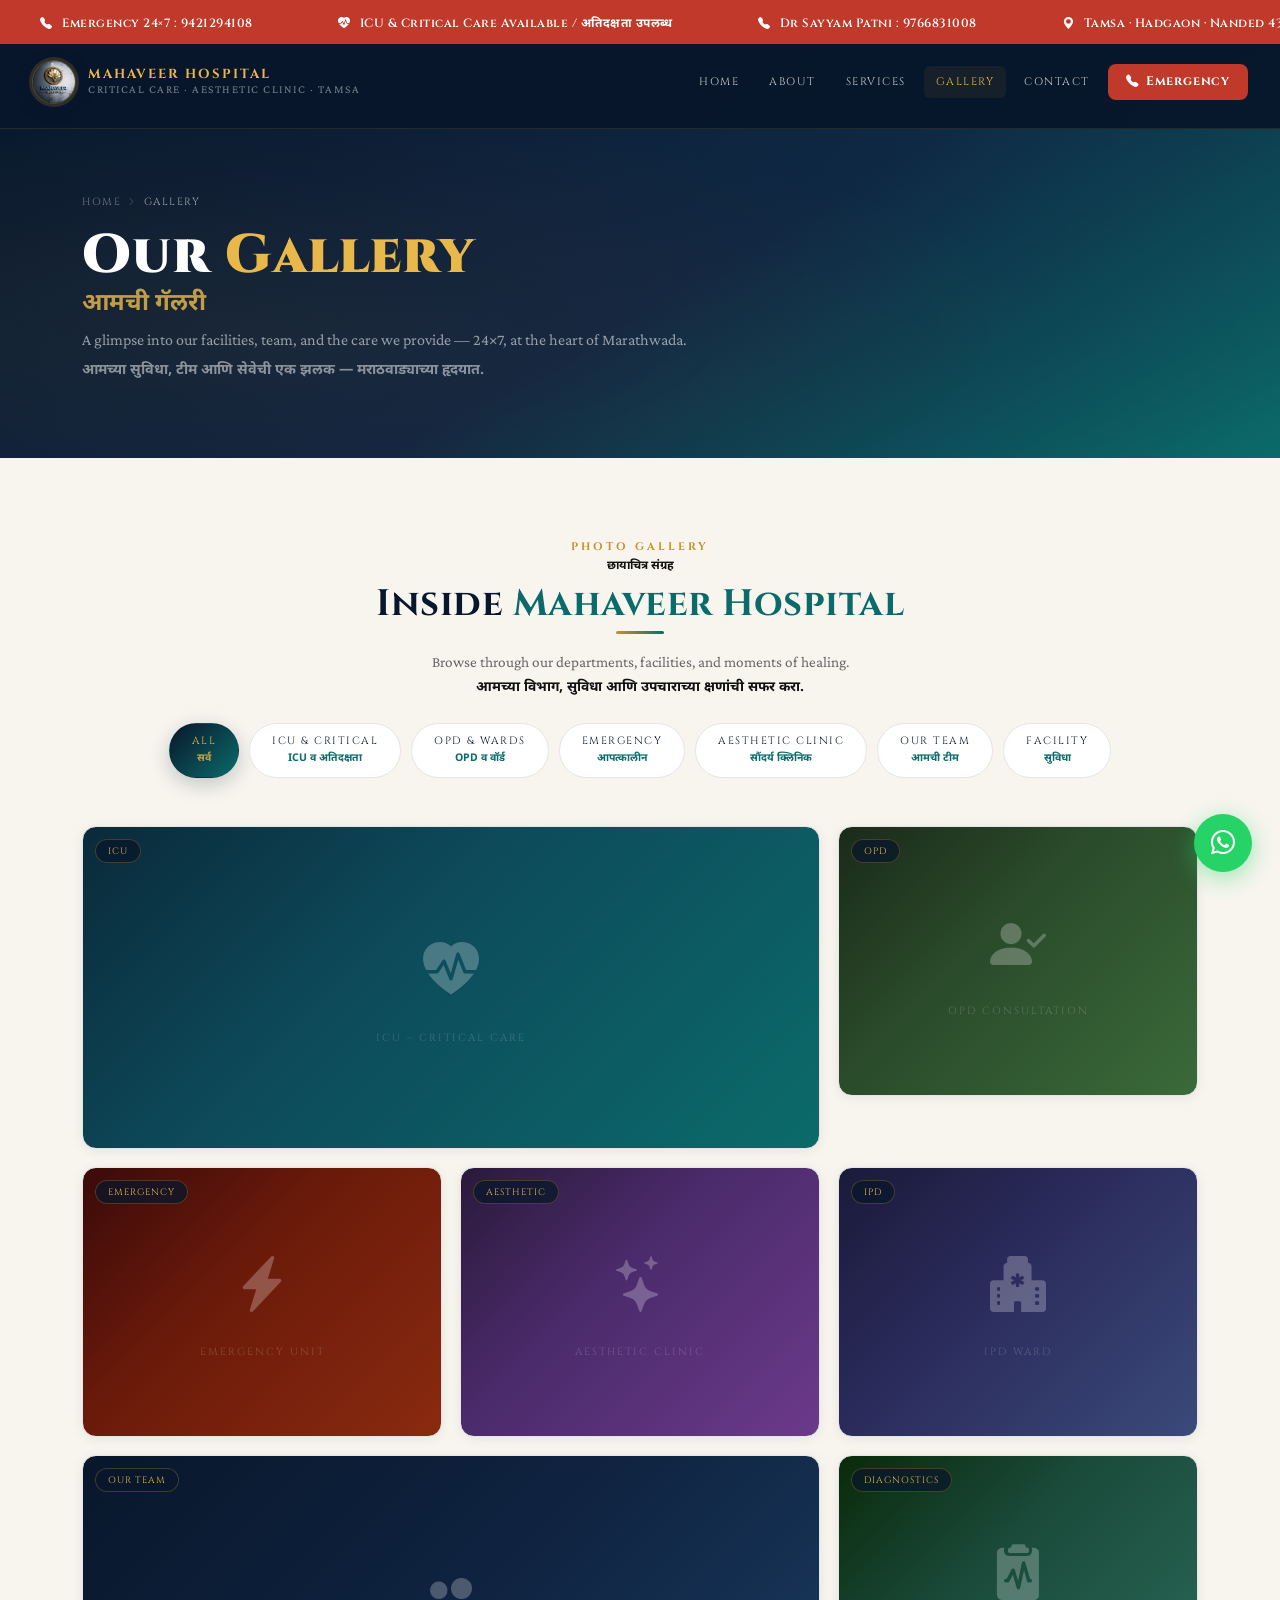
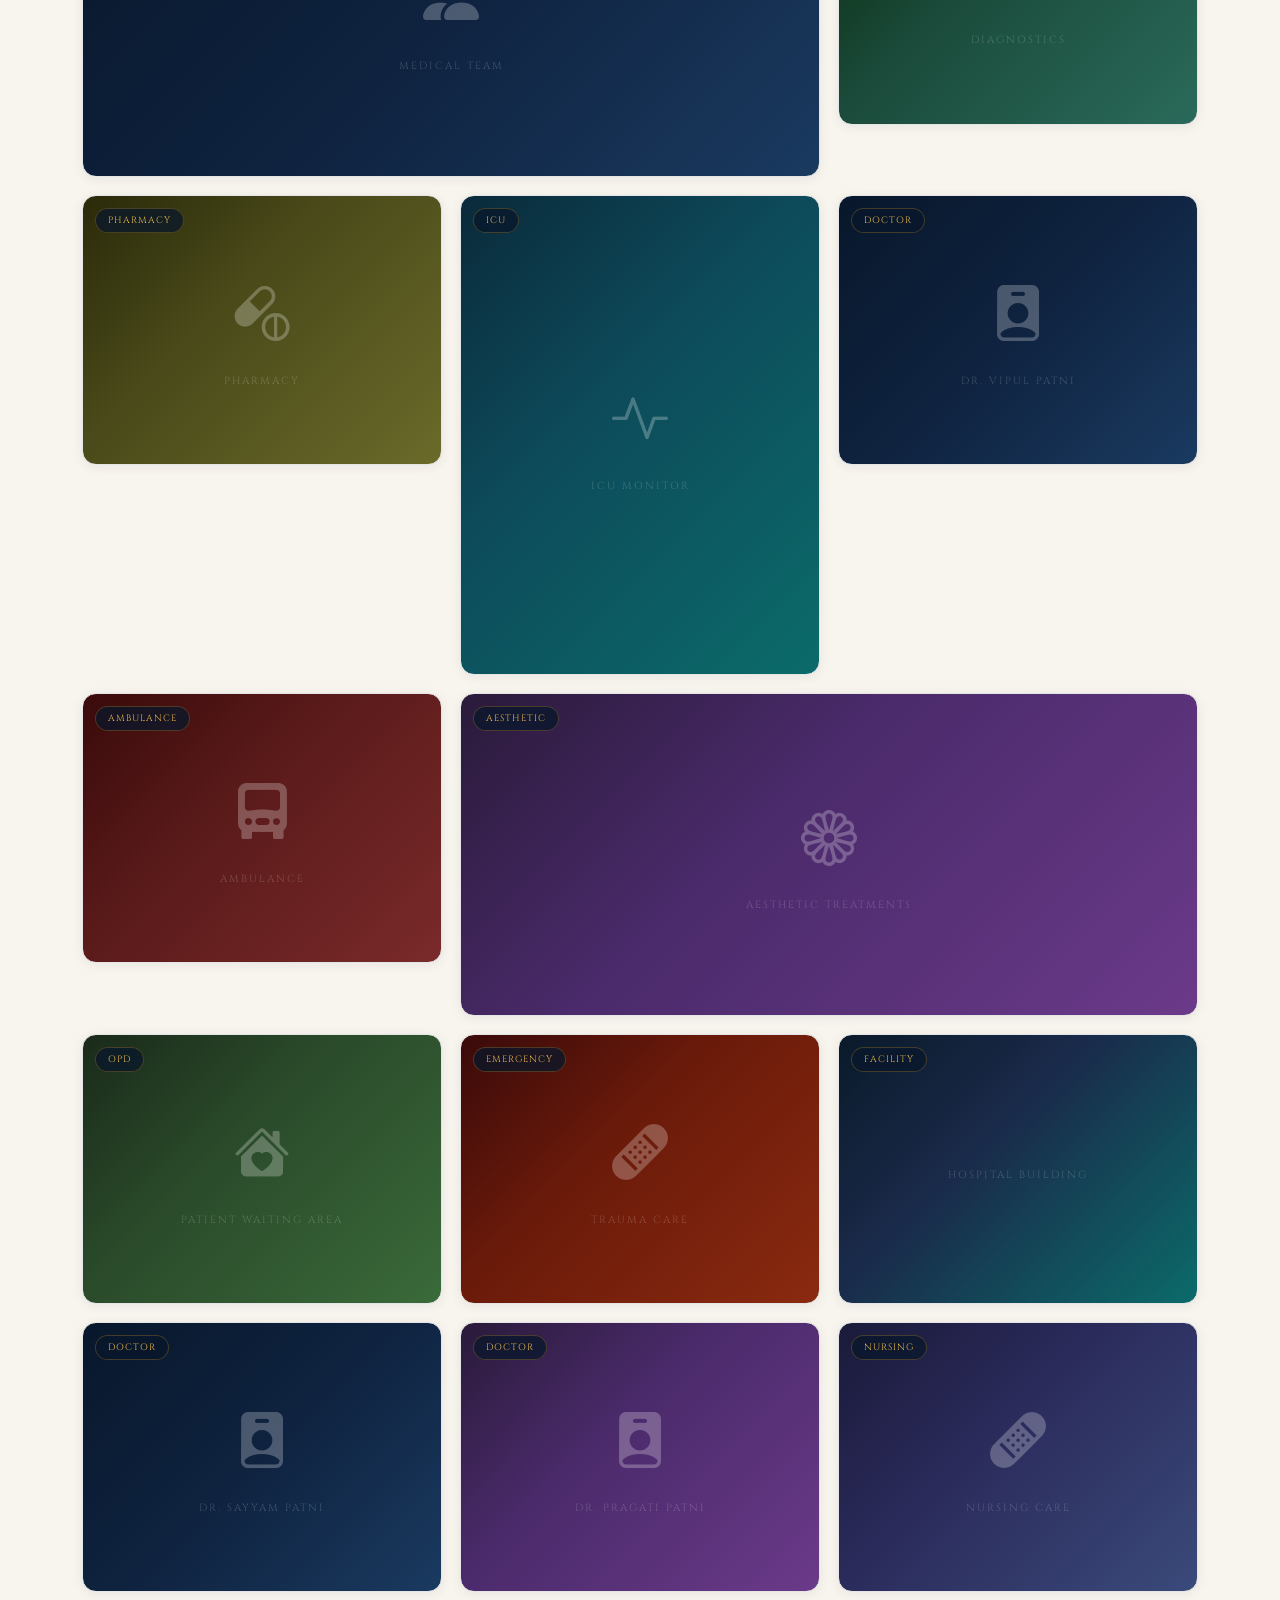
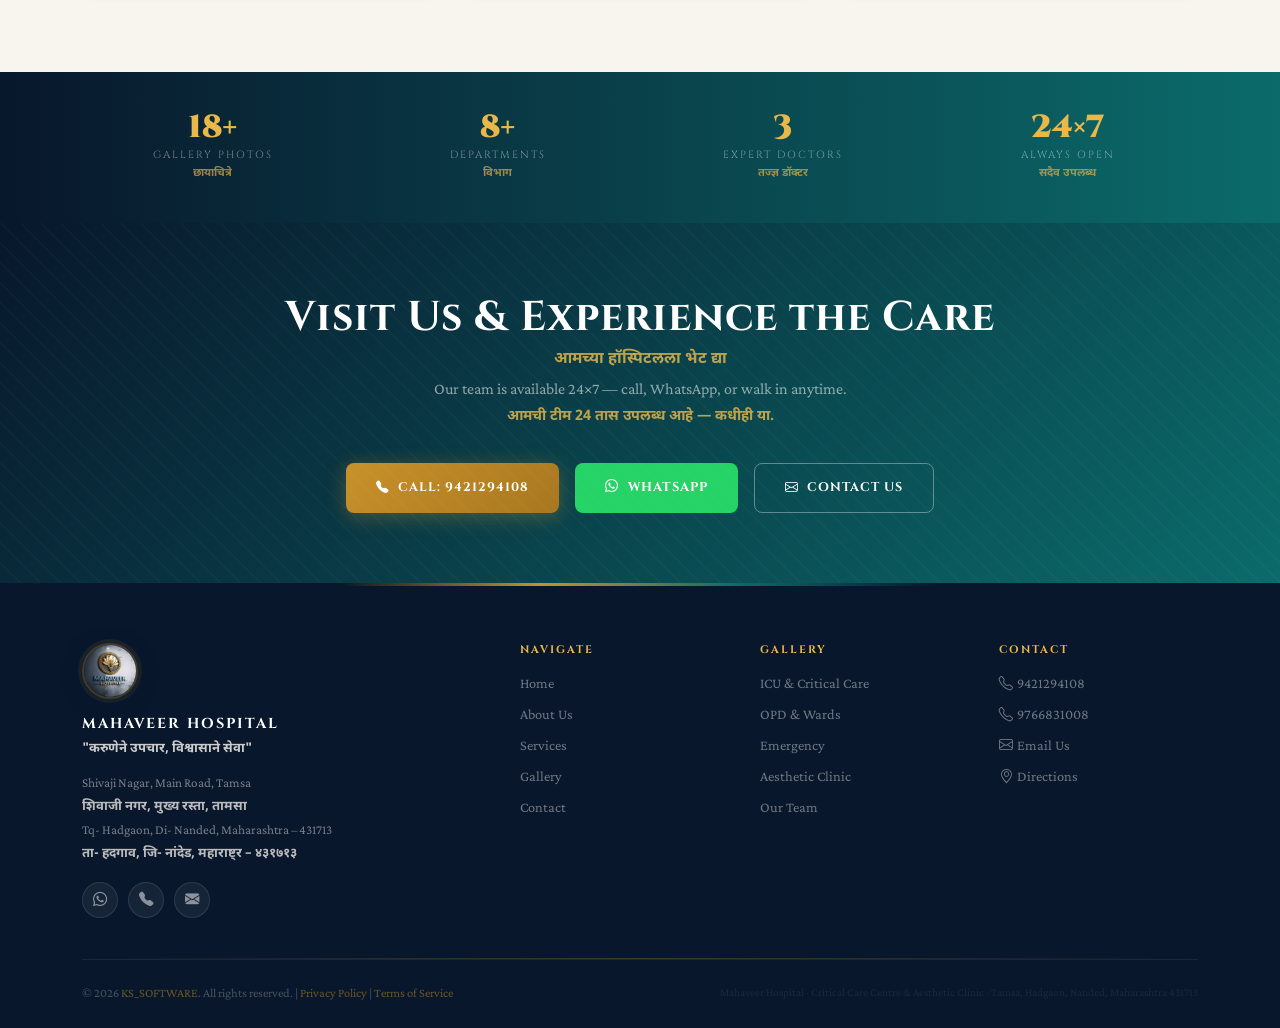
<file: gallery - Copy.html>
<!DOCTYPE html><html lang="mr"><head>
<meta charset="UTF-8"/><meta name="viewport" content="width=device-width,initial-scale=1.0"/>
<title>Gallery / गॅलरी – Mahaveer Hospital | Critical Care &amp; Aesthetic Clinic | Tamsa Hadgaon Nanded</title>
<meta name="description" content="Photo Gallery of Mahaveer Hospital Tamsa — ICU, OPD, Emergency, Aesthetic Clinic, Doctors and hospital facilities. Hadgaon, Nanded, Maharashtra."/>
<meta name="keywords" content="Mahaveer Hospital Tamsa Hadgaon Nanded gallery photos, ICU OPD emergency, Dr Vipul Patni, Dr Sayyam Patni, महावीर हॉस्पिटल गॅलरी"/>
<link rel="preconnect" href="https://fonts.googleapis.com"/>
<link href="https://fonts.googleapis.com/css2?family=Cinzel:wght@400;600;700;900&family=Crimson+Pro:ital,wght@0,300;0,400;0,600;0,700;1,400&family=Noto+Sans+Devanagari:wght@400;500;600;700;900&display=swap" rel="stylesheet"/>
<link rel="stylesheet" href="https://cdn.jsdelivr.net/npm/bootstrap-icons@1.11.3/font/bootstrap-icons.min.css"/>
<link rel="stylesheet" href="https://cdn.jsdelivr.net/npm/bootstrap@5.3.3/dist/css/bootstrap.min.css"/>
<link rel="stylesheet" href="style.css"/>
<style>
/* ══════════════════════════════════════════════════
   LANGUAGE SYSTEM — exact match index.html
   English  → Cinzel / Crimson Pro  font-weight:400
   Marathi  → Noto Sans Devanagari  font-weight:700  color:#111
   ALL Marathi text = dark black (#111) bold
   ══════════════════════════════════════════════════ */

:root{
  --navy:#08172B;
  --navy-2:#0F2340;
  --teal:#0B6B6A;
  --gold:#C8912A;
  --gold-lt:#E8B84B;
  --gold-pale:#FDF6E7;
  --gold-border:#E8C87A;
  --red:#C0392B;
  --cream:#F8F5EF;
  --border:#E5E5E5;
  --muted:#666;
  --sh-md:0 8px 32px rgba(8,23,43,.12);
}

*,*::before,*::after{box-sizing:border-box;margin:0;padding:0}
body{font-family:'Crimson Pro',serif;font-weight:400;background:#fff;color:#222;overflow-x:hidden}
section{padding:80px 0}
.bg-cream{background:var(--cream)}

/* Global Marathi override — dark black bold everywhere */
[class*="mr-"],
.mr-text,
.hst-mr,
.why-mr-h, .why-mr-p,
.svc-mr-h, .svc-mr-p,
.dept-title-mr,
.item-mr,
.doc-name-mr, .doc-spec-mr,
.testi-mr,
.cta-mr-h, .cta-mr-p,
.em-label-mr,
.eyebrow-mr,
.hero-quote-mr, .hero-tagline-mr,
.footer-tag,
.footer-mr,
.gallery-cat-mr,
.gal-caption-mr,
.filter-mr,
.lightbox-mr,
.ss-mr {
  font-family: 'Noto Sans Devanagari', sans-serif !important;
  font-weight: 700 !important;
  color: #111 !important;
}

/* On dark backgrounds Marathi should be near-white */
.cta-block .cta-mr-h,
.cta-block .cta-mr-p {
  color: rgba(232,184,75,.82) !important;
}

/* Ticker Marathi */
.ticker-wrap strong {
  font-family: 'Noto Sans Devanagari', sans-serif !important;
  font-weight: 700 !important;
  color: #fff !important;
}

/* ══ TICKER — exact match index.html ══ */
.ticker-wrap{
  background: var(--red);
  overflow: hidden;
  white-space: nowrap;
  padding: 9px 0;
  position: relative;
  z-index: 1100;
  transition: transform .3s ease, opacity .3s ease;
}
.ticker-move{
  display: inline-block;
  animation: ticker 30s linear infinite;
  font-family: 'Cinzel', serif;
  font-size: .68rem;
  letter-spacing: 2px;
  color: rgba(255,255,255,.9);
}
.ticker-move span{margin: 0 40px}
@keyframes ticker{from{transform:translateX(0)}to{transform:translateX(-50%)}}

/* ══ NAV — exact match index.html ══ */
.site-nav{
  position: fixed;
  top: 36px;
  left: 0; right: 0;
  z-index: 1000;
  padding: 0;
  background: rgba(8,23,43,.95);
  backdrop-filter: blur(12px);
  border-bottom: 1px solid rgba(200,145,42,.15);
  transition: top .3s ease;
}
.site-nav.scrolled{top: 0;}
.nav-container{
  display: flex;
  align-items: center;
  justify-content: space-between;
  padding: 24px 2rem;
  max-width: 1300px;
  margin: 0 auto;
}
.nav-brand{display:flex;align-items:center;gap:12px;text-decoration:none;}
.nav-logo-img{width:44px;height:44px;border-radius:50%;object-fit:cover;border:1.5px solid rgba(200,145,42,.4);}
.brand-words{display:flex;flex-direction:column}
.brand-main{font-family:'Cinzel',serif;font-size:.82rem;font-weight:700;color:#E8B84B;letter-spacing:2px;}
.brand-sub{font-family:'Crimson Pro',serif;font-size:.72rem;color:rgba(255,255,255,.45);font-weight:400;}
.nav-menu{display:flex;list-style:none;margin:0;padding:0;gap:6px;align-items:center}
.nav-link{font-family:'Cinzel',serif;font-size:.68rem;font-weight:400;letter-spacing:1.5px;text-transform:uppercase;color:rgba(255,255,255,.65);text-decoration:none;padding:7px 12px;border-radius:6px;transition:all .25s;}
.nav-link:hover,.nav-link.active{color:#E8B84B;background:rgba(200,145,42,.08);}
.nav-emergency{display:inline-flex;align-items:center;gap:7px;background:var(--red);color:#fff;padding:8px 16px;border-radius:6px;font-family:'Cinzel',serif;font-size:.68rem;font-weight:700;letter-spacing:1px;text-decoration:none;transition:all .25s;}
.nav-emergency:hover{background:#a93224;color:#fff}
.nav-hamburger{display:none;flex-direction:column;gap:5px;background:none;border:none;cursor:pointer;padding:4px;}
.nav-hamburger span{display:block;width:24px;height:2px;background:rgba(255,255,255,.7);border-radius:2px;transition:all .3s;}
@media(max-width:992px){
  .nav-hamburger{display:flex}
  .nav-menu{display:none;position:absolute;top:100%;left:0;right:0;background:rgba(8,23,43,.98);flex-direction:column;padding:1rem;gap:4px;}
  .nav-menu.open{display:flex}
}

/* PAGE HERO */
.page-hero{
  background: linear-gradient(150deg,#08172B 0%,#0F2340 55%,#0B6B6A 100%);
  padding: 150px 0 60px;
  position: relative; overflow: hidden;
}
.page-hero::before{
  content:''; position:absolute; inset:0;
  background: radial-gradient(ellipse at 20% 70%,rgba(200,145,42,.07) 0%,transparent 55%),
              radial-gradient(ellipse at 80% 20%,rgba(11,107,106,.1) 0%,transparent 50%);
  pointer-events:none;
}
.page-hero-inner{position:relative;z-index:1}
.breadcrumb{display:flex;align-items:center;gap:6px;margin-bottom:1rem;font-family:'Cinzel',serif;font-size:.65rem;letter-spacing:1.5px;text-transform:uppercase;}
.breadcrumb a{color:rgba(255,255,255,.4);text-decoration:none;transition:color .2s}
.breadcrumb a:hover{color:#E8B84B}
.breadcrumb i{color:rgba(255,255,255,.25);font-size:.55rem}
.breadcrumb span{color:rgba(255,255,255,.6)}
.page-hero-title{font-family:'Cinzel',serif;font-size:clamp(1.9rem,5vw,3.4rem);font-weight:900;color:#fff;letter-spacing:1px;margin-bottom:.5rem;line-height:1.1;}
.page-hero-title span{color:#E8B84B}
.page-hero-sub{font-family:'Crimson Pro',serif;font-size:1rem;color:rgba(255,255,255,.55);font-weight:400;max-width:620px;line-height:1.8;}

/* SECTION HELPERS */
.sec-title{font-family:'Cinzel',serif;font-size:clamp(1.5rem,3.5vw,2.3rem);font-weight:700;color:var(--navy);letter-spacing:.5px;margin-bottom:.3rem;}
.sec-title span{color:var(--teal)}
.gold-bar{width:48px;height:3px;background:linear-gradient(90deg,var(--gold),var(--teal));border-radius:2px;margin-bottom:1rem;}

/* EYEBROW BILINGUAL — exact match index.html */
.eyebrow-bi{display:flex;flex-direction:column;gap:2px;margin-bottom:.5rem}
.eyebrow-en{font-family:'Cinzel',serif;font-size:.68rem;font-weight:700;letter-spacing:3px;text-transform:uppercase;color:var(--gold)}
.eyebrow-mr{font-size:.74rem;line-height:1.5}
.sec-eyebrow{font-family:'Cinzel',serif;font-size:.68rem;font-weight:700;letter-spacing:3px;text-transform:uppercase;color:var(--gold);margin-bottom:.5rem;}

/* FILTER TABS */
.filter-wrap{display:flex;flex-wrap:wrap;gap:10px;justify-content:center;margin-bottom:3rem}
.filter-btn{display:inline-flex;flex-direction:column;align-items:center;gap:1px;background:#fff;border:1.5px solid var(--border);border-radius:40px;padding:9px 22px;cursor:pointer;transition:all .3s;text-decoration:none;font:inherit;}
.filter-btn:hover{border-color:var(--gold);box-shadow:0 4px 16px rgba(200,145,42,.15)}
.filter-btn.active{background:linear-gradient(135deg,var(--navy),var(--teal));border-color:transparent;box-shadow:0 6px 20px rgba(8,23,43,.22);}
.filter-en{font-family:'Cinzel',serif;font-size:.66rem;font-weight:400;letter-spacing:1.5px;text-transform:uppercase;color:var(--navy);transition:color .3s;}
.filter-mr{font-size:.66rem;transition:color .3s;font-family:'Noto Sans Devanagari',sans-serif !important;font-weight:700 !important;}
.filter-btn.active .filter-en{color:#E8B84B}
.filter-btn.active .filter-mr{color:rgba(232,184,75,.8) !important}
.filter-btn:not(.active) .filter-mr{color:var(--teal) !important}

/* GALLERY GRID */
.gallery-grid{display:grid;grid-template-columns:repeat(3,1fr);gap:18px}
@media(max-width:992px){.gallery-grid{grid-template-columns:repeat(2,1fr)}}
@media(max-width:576px){.gallery-grid{grid-template-columns:1fr}}
.gallery-item{border-radius:14px;overflow:hidden;position:relative;cursor:pointer;border:1px solid var(--border);box-shadow:0 2px 12px rgba(8,23,43,.07);transition:all .35s;aspect-ratio:4/3;background:#f0f0f0;}
.gallery-item.tall{aspect-ratio:3/4}
.gallery-item.wide{grid-column:span 2;aspect-ratio:16/7}
@media(max-width:576px){.gallery-item.wide{grid-column:span 1;aspect-ratio:4/3}}
.gallery-item:hover{transform:translateY(-5px);box-shadow:0 20px 52px rgba(8,23,43,.18)}
.gallery-item img{width:100%;height:100%;object-fit:cover;display:block;transition:transform .5s ease}
.gallery-item:hover img{transform:scale(1.07)}
.gal-overlay{position:absolute;inset:0;background:linear-gradient(to top,rgba(8,23,43,.85) 0%,rgba(8,23,43,.1) 55%,transparent 100%);opacity:0;transition:opacity .35s;display:flex;flex-direction:column;justify-content:flex-end;padding:1.2rem;}
.gallery-item:hover .gal-overlay{opacity:1}
.gal-caption-en{font-family:'Cinzel',serif;font-size:.76rem;font-weight:400;color:#fff;letter-spacing:.5px;margin-bottom:2px}
.gal-caption-mr{font-family:'Noto Sans Devanagari',sans-serif !important;font-weight:700 !important;font-size:.72rem;line-height:1.4;margin-bottom:.5rem;color:rgba(232,184,75,.85) !important}
.gal-cat-badge{display:inline-flex;align-items:center;gap:5px;background:rgba(200,145,42,.25);border:1px solid rgba(200,145,42,.4);border-radius:20px;padding:3px 10px;font-family:'Cinzel',serif;font-size:.58rem;color:#E8B84B;letter-spacing:1px;text-transform:uppercase;width:fit-content;}
.gal-zoom{position:absolute;top:12px;right:12px;width:36px;height:36px;border-radius:50%;background:rgba(8,23,43,.6);border:1px solid rgba(255,255,255,.2);display:flex;align-items:center;justify-content:center;color:#fff;font-size:.9rem;opacity:0;transform:scale(.7);transition:all .3s;}
.gallery-item:hover .gal-zoom{opacity:1;transform:scale(1)}
.gal-ribbon{position:absolute;top:12px;left:12px;background:rgba(8,23,43,.75);border:1px solid rgba(200,145,42,.3);border-radius:20px;padding:4px 12px;font-family:'Cinzel',serif;font-size:.58rem;color:#E8B84B;letter-spacing:1px;text-transform:uppercase;backdrop-filter:blur(4px);}
.gallery-item.hidden{display:none}

/* PLACEHOLDER BACKGROUNDS */
.img-icu{background:linear-gradient(135deg,#0a2a3a 0%,#0d4a5a 40%,#0B6B6A 100%)}
.img-opd{background:linear-gradient(135deg,#1a2a1a 0%,#2a4a2a 40%,#3a6a3a 100%)}
.img-emergency{background:linear-gradient(135deg,#3a0a0a 0%,#6a1a0a 40%,#8a2a10 100%)}
.img-aesthetic{background:linear-gradient(135deg,#2a1a3a 0%,#4a2a6a 40%,#6B3A8A 100%)}
.img-ward{background:linear-gradient(135deg,#1a1a3a 0%,#2a2a5a 40%,#3a4A7A 100%)}
.img-lab{background:linear-gradient(135deg,#0a2a0a 0%,#1a4a3a 40%,#2a6a5a 100%)}
.img-doctors{background:linear-gradient(135deg,#08172B 0%,#0F2340 50%,#1a3a60 100%)}
.img-pharmacy{background:linear-gradient(135deg,#2a2a0a 0%,#4a4a1a 40%,#6a6a2a 100%)}
.img-ambulance{background:linear-gradient(135deg,#3a0a0a 0%,#5a1a1a 40%,#7a2a2a 100%)}
.img-facility{background:linear-gradient(135deg,#0a1a2a 0%,#1a2a4a 40%,#0B6B6A 100%)}
.gallery-item .img-ph{width:100%;height:100%;display:flex;flex-direction:column;align-items:center;justify-content:center;gap:12px;position:absolute;inset:0;}
.img-ph i{font-size:3.5rem;color:rgba(255,255,255,.25)}
.img-ph span{font-family:'Cinzel',serif;font-size:.65rem;letter-spacing:2px;color:rgba(255,255,255,.2);text-transform:uppercase}

/* LIGHTBOX */
.lightbox{position:fixed;inset:0;z-index:9999;background:rgba(5,13,25,.96);display:none;align-items:center;justify-content:center;padding:20px;backdrop-filter:blur(8px);}
.lightbox.open{display:flex}
.lb-inner{position:relative;max-width:900px;width:100%;animation:lbIn .3s ease}
@keyframes lbIn{from{opacity:0;transform:scale(.93)}to{opacity:1;transform:scale(1)}}
.lb-img-wrap{border-radius:16px;overflow:hidden;border:1px solid rgba(200,145,42,.25);box-shadow:0 32px 96px rgba(0,0,0,.6);}
.lb-img-wrap img{width:100%;display:block;max-height:72vh;object-fit:contain;background:#0a0e15}
.lb-info{padding:1rem 1.2rem;background:rgba(8,23,43,.9);border-top:1px solid rgba(200,145,42,.15);}
.lb-cap-en{font-family:'Cinzel',serif;font-size:.88rem;font-weight:400;color:#fff;margin-bottom:2px;letter-spacing:.3px}
.lb-cap-mr{font-family:'Noto Sans Devanagari',sans-serif !important;font-weight:700 !important;font-size:.84rem;margin:0;color:rgba(232,184,75,.8) !important}
.lb-close{position:absolute;top:-14px;right:-14px;width:42px;height:42px;border-radius:50%;background:var(--red);border:2px solid rgba(255,255,255,.2);color:#fff;font-size:1.1rem;display:flex;align-items:center;justify-content:center;cursor:pointer;transition:all .2s;z-index:10;}
.lb-close:hover{transform:scale(1.1)}
.lb-nav{position:absolute;top:50%;transform:translateY(-50%);width:44px;height:44px;border-radius:50%;background:rgba(8,23,43,.8);border:1px solid rgba(200,145,42,.3);color:#E8B84B;font-size:1.2rem;display:flex;align-items:center;justify-content:center;cursor:pointer;transition:all .2s;z-index:10;}
.lb-nav:hover{background:rgba(200,145,42,.2)}
.lb-prev{left:-22px}.lb-next{right:-22px}
@media(max-width:600px){.lb-prev{left:6px}.lb-next{right:6px}}

/* STATS STRIP */
.stats-strip{background:linear-gradient(90deg,var(--navy),var(--teal));padding:40px 0;}
.ss-num{font-family:'Cinzel',serif;font-size:2rem;font-weight:900;color:#E8B84B;display:block;line-height:1;}
.ss-en{font-size:.65rem;color:rgba(255,255,255,.45);letter-spacing:2px;text-transform:uppercase;font-family:'Cinzel',serif;font-weight:400;display:block;margin-top:3px;}
.ss-mr{font-family:'Noto Sans Devanagari',sans-serif !important;font-weight:700 !important;font-size:.7rem;display:block;margin-top:1px;color:rgba(232,184,75,.65) !important}
.ss-item{text-align:center;padding:0 1.5rem}
.ss-item:not(:last-child){border-right:1px solid rgba(255,255,255,.1)}

/* CTA BLOCK — exact match index.html */
.cta-block{background:linear-gradient(135deg,var(--navy),var(--teal));padding:70px 0;text-align:center;position:relative;overflow:hidden}
.cta-block::before{content:'';position:absolute;inset:0;opacity:.025;background-image:repeating-linear-gradient(45deg,#fff 0,#fff 1px,transparent 0,transparent 50%);background-size:20px 20px}
.cta-en-h{font-family:'Cinzel',serif;font-size:clamp(1.5rem,3.5vw,2.6rem);font-weight:700;color:#fff;margin-bottom:4px;letter-spacing:1px;position:relative}
.cta-mr-h{font-family:'Noto Sans Devanagari',sans-serif !important;font-weight:700 !important;font-size:1rem;margin-bottom:4px;position:relative;display:block;color:rgba(232,184,75,.82) !important}
.cta-en-p{font-family:'Crimson Pro',serif;font-size:1rem;color:rgba(255,255,255,.55);font-weight:400;margin-bottom:3px;position:relative}
.cta-mr-p{font-family:'Noto Sans Devanagari',sans-serif !important;font-weight:700 !important;font-size:.9rem;margin-bottom:2.2rem;position:relative;display:block;color:rgba(255,255,255,.45) !important}

/* BUTTONS — exact match index.html */
.btn-gold{display:inline-flex;align-items:center;gap:9px;background:linear-gradient(135deg,var(--gold),#a8771f);color:#fff;padding:14px 30px;border-radius:8px;font-family:'Cinzel',serif;font-weight:700;font-size:.78rem;letter-spacing:1px;text-transform:uppercase;text-decoration:none;transition:all .3s;border:none;cursor:pointer;}
.btn-gold:hover{transform:translateY(-2px);box-shadow:0 12px 36px rgba(200,145,42,.4);color:#fff}
.btn-outline-white{display:inline-flex;align-items:center;gap:9px;background:transparent;color:#fff;padding:14px 30px;border-radius:8px;font-family:'Cinzel',serif;font-weight:700;font-size:.78rem;letter-spacing:1px;text-transform:uppercase;text-decoration:none;transition:all .3s;border:1.5px solid rgba(255,255,255,.35);}
.btn-outline-white:hover{background:rgba(255,255,255,.08);color:#fff}

/* FOOTER — exact match index.html */
.site-footer{background:var(--navy);padding:60px 0 0;color:rgba(255,255,255,.55);}
.footer-glow{height:3px;background:linear-gradient(90deg,var(--navy),var(--gold),var(--teal),var(--navy));}
.footer-top{display:grid;grid-template-columns:2fr 1fr 1fr 1fr;gap:2.5rem;padding-bottom:2.5rem;}
@media(max-width:768px){.footer-top{grid-template-columns:1fr 1fr}}
@media(max-width:480px){.footer-top{grid-template-columns:1fr}}
.footer-logo-img{width:56px;height:56px;border-radius:50%;object-fit:cover;border:2px solid rgba(200,145,42,.3);margin-bottom:.8rem;}
.footer-name{font-family:'Cinzel',serif;font-size:.9rem;font-weight:700;color:#fff;letter-spacing:2px;margin-bottom:3px;}
.footer-tag{font-family:'Noto Sans Devanagari',sans-serif !important;font-weight:700 !important;color:#ccc !important;margin-bottom:.8rem;font-size:.82rem;}
.footer-addr{font-size:.82rem;line-height:1.75;color:rgba(255,255,255,.45)}
.footer-socials{display:flex;gap:10px;margin-top:.8rem}
.footer-socials a{width:36px;height:36px;border-radius:50%;background:rgba(255,255,255,.06);border:1px solid rgba(255,255,255,.1);display:flex;align-items:center;justify-content:center;color:rgba(255,255,255,.5);text-decoration:none;transition:all .25s;font-size:.9rem;}
.footer-socials a:hover{background:rgba(200,145,42,.15);border-color:rgba(200,145,42,.4);color:#E8B84B;}
.footer-links-col h6{font-family:'Cinzel',serif;font-size:.68rem;font-weight:700;letter-spacing:2px;text-transform:uppercase;color:#E8B84B;margin-bottom:1rem;}
.footer-links-col a{display:block;font-family:'Crimson Pro',serif;font-size:.9rem;color:rgba(255,255,255,.42);text-decoration:none;margin-bottom:.5rem;transition:color .2s;font-weight:400;}
.footer-links-col a:hover{color:#E8B84B}
.divider-gold{height:1px;background:linear-gradient(90deg,transparent,rgba(200,145,42,.3),transparent);margin:0;}
.footer-bottom{padding:1.5rem 0;display:flex;flex-wrap:wrap;justify-content:space-between;gap:.5rem;}
.footer-bottom p{font-size:.78rem;color:rgba(255,255,255,.25);margin:0;font-family:'Crimson Pro',serif;font-weight:400;}
.footer-bottom a{color:rgba(200,145,42,.5);text-decoration:none;transition:color .2s}
.footer-bottom a:hover{color:#E8B84B}
.footer-seo{font-size:.7rem !important;opacity:.4}

/* WhatsApp FAB — exact match index.html */
.wa-fab{position:fixed;bottom:28px;right:28px;width:58px;height:58px;border-radius:50%;background:#25D366;display:flex;align-items:center;justify-content:center;font-size:1.5rem;color:#fff;text-decoration:none;z-index:2000;box-shadow:0 6px 24px rgba(37,211,102,.45);transition:all .3s;}
.wa-fab:hover{transform:scale(1.08);color:#fff}
.wa-pulse{position:absolute;width:100%;height:100%;border-radius:50%;background:#25D366;animation:pulse 2s ease-out infinite;z-index:-1;}
@keyframes pulse{0%{transform:scale(1);opacity:.5}100%{transform:scale(1.6);opacity:0}}

/* AOS — exact match index.html */
[data-aos]{opacity:0;transform:translateY(24px);transition:opacity .65s ease,transform .65s ease}
[data-aos].visible{opacity:1;transform:none}
[data-aos][data-d="1"]{transition-delay:.1s}
[data-aos][data-d="2"]{transition-delay:.2s}
[data-aos][data-d="3"]{transition-delay:.3s}
[data-aos][data-d="4"]{transition-delay:.4s}
[data-aos][data-d="5"]{transition-delay:.5s}
</style>
</head>

<body>

<!-- TICKER — exact match index.html -->
<div class="ticker-wrap"><div class="ticker-move">
<span><i class="bi bi-telephone-fill"></i> Emergency 24×7 : 9421294108</span>
<span><i class="bi bi-heart-pulse-fill"></i> ICU &amp; Critical Care Available / <strong>अतिदक्षता उपलब्ध</strong></span>
<span><i class="bi bi-telephone-fill"></i> Dr Sayyam Patni : 9766831008</span>
<span><i class="bi bi-geo-alt-fill"></i> Tamsa · Hadgaon · Nanded 431713</span>
<span><i class="bi bi-truck"></i> Ambulance On Call / <strong>रुग्णवाहिका सेवा</strong></span>
<span><i class="bi bi-telephone-fill"></i> Emergency 24×7 : 9421294108</span>
<span><i class="bi bi-heart-pulse-fill"></i> ICU &amp; Critical Care Available / <strong>अतिदक्षता उपलब्ध</strong></span>
<span><i class="bi bi-telephone-fill"></i> Dr Sayyam Patni : 9766831008</span>
<span><i class="bi bi-geo-alt-fill"></i> Tamsa · Hadgaon · Nanded 431713</span>
<span><i class="bi bi-truck"></i> Ambulance On Call / <strong>रुग्णवाहिका सेवा</strong></span>
</div></div>

<!-- NAV — exact match index.html -->
<nav class="site-nav" id="mainNav"><div class="nav-container">
  <a href="index.html" class="nav-brand">
    <img src="logo.jpeg" alt="Mahaveer Hospital Logo" class="nav-logo-img"/>
    <div class="brand-words">
      <span class="brand-main">MAHAVEER HOSPITAL</span>
      <span class="brand-sub">Critical Care · Aesthetic Clinic · Tamsa</span>
    </div>
  </a>
  <button class="nav-hamburger" id="navToggle"><span></span><span></span><span></span></button>
  <ul class="nav-menu" id="navMenu">
    <li><a href="index.html" class="nav-link">Home</a></li>
    <li><a href="about.html" class="nav-link">About</a></li>
    <li><a href="services.html" class="nav-link">Services</a></li>
    <li><a href="gallery.html" class="nav-link active">Gallery</a></li>
    <li><a href="contact.html" class="nav-link">Contact</a></li>
    <li><a href="tel:9421294108" class="nav-emergency"><i class="bi bi-telephone-fill"></i> Emergency</a></li>
  </ul>
</div></nav>

<!-- PAGE HERO -->
<div class="page-hero"><div class="container page-hero-inner">
  <div class="breadcrumb">
    <a href="index.html">Home</a>
    <i class="bi bi-chevron-right"></i>
    <span>Gallery</span>
  </div>
  <h1 class="page-hero-title">
    Our <span>Gallery</span>
    <span style="display:block;font-family:'Noto Sans Devanagari',sans-serif;font-size:.44em;font-weight:700;color:rgba(232,184,75,.82);margin-top:6px;letter-spacing:0">आमची गॅलरी</span>
  </h1>
  <p class="page-hero-sub" style="margin-bottom:4px">A glimpse into our facilities, team, and the care we provide — 24×7, at the heart of Marathwada.</p>
  <p style="font-family:'Noto Sans Devanagari',sans-serif;font-weight:700;font-size:.9rem;color:rgba(255,255,255,.5);margin-top:4px">आमच्या सुविधा, टीम आणि सेवेची एक झलक — मराठवाड्याच्या हृदयात.</p>
</div></div>

<!-- GALLERY SECTION -->
<section class="bg-cream">
<div class="container">
  <div class="text-center mb-4" data-aos>
    <div class="eyebrow-bi" style="align-items:center">
      <span class="eyebrow-en">Photo Gallery</span>
      <span class="eyebrow-mr" style="color:#111 !important">छायाचित्र संग्रह</span>
    </div>
    <h2 class="sec-title">Inside <span>Mahaveer Hospital</span></h2>
    <div class="gold-bar mx-auto"></div>
    <p style="font-family:'Crimson Pro',serif;font-weight:400;font-size:.95rem;color:var(--muted);margin-top:.6rem;margin-bottom:3px">Browse through our departments, facilities, and moments of healing.</p>
    <p style="font-family:'Noto Sans Devanagari',sans-serif;font-weight:700;font-size:.86rem;color:#111">आमच्या विभाग, सुविधा आणि उपचाराच्या क्षणांची सफर करा.</p>
  </div>

  <!-- Filter Tabs -->
  <div class="filter-wrap" id="filterWrap" data-aos>
    <button class="filter-btn active" data-filter="all"><span class="filter-en">All</span><span class="filter-mr">सर्व</span></button>
    <button class="filter-btn" data-filter="icu"><span class="filter-en">ICU &amp; Critical</span><span class="filter-mr">ICU व अतिदक्षता</span></button>
    <button class="filter-btn" data-filter="opd"><span class="filter-en">OPD &amp; Wards</span><span class="filter-mr">OPD व वॉर्ड</span></button>
    <button class="filter-btn" data-filter="emergency"><span class="filter-en">Emergency</span><span class="filter-mr">आपत्कालीन</span></button>
    <button class="filter-btn" data-filter="aesthetic"><span class="filter-en">Aesthetic Clinic</span><span class="filter-mr">सौंदर्य क्लिनिक</span></button>
    <button class="filter-btn" data-filter="team"><span class="filter-en">Our Team</span><span class="filter-mr">आमची टीम</span></button>
    <button class="filter-btn" data-filter="facility"><span class="filter-en">Facility</span><span class="filter-mr">सुविधा</span></button>
  </div>

  <!-- Gallery Grid -->
  <div class="gallery-grid" id="galleryGrid">

    <div class="gallery-item wide img-icu" data-cat="icu" data-en="ICU — 2-Bed Intensive Care Unit" data-mr="ICU — २ बेड अतिदक्षता विभाग" onclick="openLB(this)">
      <div class="img-ph"><i class="bi bi-heart-pulse-fill"></i><span>ICU – Critical Care</span></div>
      <div class="gal-ribbon">ICU</div><div class="gal-zoom"><i class="bi bi-zoom-in"></i></div>
      <div class="gal-overlay"><div class="gal-cat-badge"><i class="bi bi-heart-pulse-fill"></i> ICU</div><p class="gal-caption-en">ICU — 2-Bed Intensive Care Unit</p><p class="gal-caption-mr">ICU — २ बेड अतिदक्षता विभाग</p></div>
    </div>

    <div class="gallery-item img-opd" data-cat="opd" data-en="OPD Consultation Room" data-mr="OPD तपासणी कक्ष" onclick="openLB(this)">
      <div class="img-ph"><i class="bi bi-person-check-fill"></i><span>OPD Consultation</span></div>
      <div class="gal-ribbon">OPD</div><div class="gal-zoom"><i class="bi bi-zoom-in"></i></div>
      <div class="gal-overlay"><div class="gal-cat-badge"><i class="bi bi-person-check-fill"></i> OPD</div><p class="gal-caption-en">OPD Consultation Room</p><p class="gal-caption-mr">OPD तपासणी कक्ष</p></div>
    </div>

    <div class="gallery-item img-emergency" data-cat="emergency" data-en="24×7 Emergency & Casualty Unit" data-mr="२४ तास आपत्कालीन सेवा विभाग" onclick="openLB(this)">
      <div class="img-ph"><i class="bi bi-lightning-charge-fill"></i><span>Emergency Unit</span></div>
      <div class="gal-ribbon">Emergency</div><div class="gal-zoom"><i class="bi bi-zoom-in"></i></div>
      <div class="gal-overlay"><div class="gal-cat-badge"><i class="bi bi-lightning-charge-fill"></i> Emergency</div><p class="gal-caption-en">24×7 Emergency &amp; Casualty Unit</p><p class="gal-caption-mr">२४ तास आपत्कालीन सेवा विभाग</p></div>
    </div>

    <div class="gallery-item img-aesthetic" data-cat="aesthetic" data-en="Aesthetic Clinic — Skin & Cosmetology" data-mr="सौंदर्य क्लिनिक — त्वचा व कॉस्मेटोलॉजी" onclick="openLB(this)">
      <div class="img-ph"><i class="bi bi-stars"></i><span>Aesthetic Clinic</span></div>
      <div class="gal-ribbon">Aesthetic</div><div class="gal-zoom"><i class="bi bi-zoom-in"></i></div>
      <div class="gal-overlay"><div class="gal-cat-badge"><i class="bi bi-stars"></i> Aesthetic</div><p class="gal-caption-en">Aesthetic Clinic — Skin &amp; Cosmetology</p><p class="gal-caption-mr">सौंदर्य क्लिनिक — त्वचा व कॉस्मेटोलॉजी</p></div>
    </div>

    <div class="gallery-item img-ward" data-cat="opd" data-en="IPD Ward — 8-Bed Inpatient Department" data-mr="IPD वॉर्ड — ८ बेड आंतररुग्ण विभाग" onclick="openLB(this)">
      <div class="img-ph"><i class="bi bi-hospital-fill"></i><span>IPD Ward</span></div>
      <div class="gal-ribbon">IPD</div><div class="gal-zoom"><i class="bi bi-zoom-in"></i></div>
      <div class="gal-overlay"><div class="gal-cat-badge"><i class="bi bi-hospital-fill"></i> IPD</div><p class="gal-caption-en">IPD Ward — 8-Bed Inpatient Department</p><p class="gal-caption-mr">IPD वॉर्ड — ८ बेड आंतररुग्ण विभाग</p></div>
    </div>

    <div class="gallery-item wide img-doctors" data-cat="team" data-en="Our Expert Medical Team" data-mr="आमची तज्ज्ञ वैद्यकीय टीम" onclick="openLB(this)">
      <div class="img-ph"><i class="bi bi-people-fill"></i><span>Medical Team</span></div>
      <div class="gal-ribbon">Our Team</div><div class="gal-zoom"><i class="bi bi-zoom-in"></i></div>
      <div class="gal-overlay"><div class="gal-cat-badge"><i class="bi bi-people-fill"></i> Team</div><p class="gal-caption-en">Our Expert Medical Team</p><p class="gal-caption-mr">आमची तज्ज्ञ वैद्यकीय टीम</p></div>
    </div>

    <div class="gallery-item img-lab" data-cat="facility" data-en="Diagnostic Laboratory — ECG, X-Ray & Tests" data-mr="निदान प्रयोगशाळा — ECG, X-Ray व तपासण्या" onclick="openLB(this)">
      <div class="img-ph"><i class="bi bi-clipboard2-pulse-fill"></i><span>Diagnostics</span></div>
      <div class="gal-ribbon">Diagnostics</div><div class="gal-zoom"><i class="bi bi-zoom-in"></i></div>
      <div class="gal-overlay"><div class="gal-cat-badge"><i class="bi bi-clipboard2-pulse-fill"></i> Diagnostics</div><p class="gal-caption-en">Diagnostic Laboratory — ECG, X-Ray &amp; Tests</p><p class="gal-caption-mr">निदान प्रयोगशाळा — ECG, X-Ray व तपासण्या</p></div>
    </div>

    <div class="gallery-item img-pharmacy" data-cat="facility" data-en="In-House Pharmacy — 24×7 Medicines Available" data-mr="रुग्णालयातील औषध विभाग — २४ तास उपलब्ध" onclick="openLB(this)">
      <div class="img-ph"><i class="bi bi-capsule-pill"></i><span>Pharmacy</span></div>
      <div class="gal-ribbon">Pharmacy</div><div class="gal-zoom"><i class="bi bi-zoom-in"></i></div>
      <div class="gal-overlay"><div class="gal-cat-badge"><i class="bi bi-capsule-pill"></i> Pharmacy</div><p class="gal-caption-en">In-House Pharmacy — 24×7 Medicines Available</p><p class="gal-caption-mr">रुग्णालयातील औषध विभाग — २४ तास उपलब्ध</p></div>
    </div>

    <div class="gallery-item img-icu tall" data-cat="icu" data-en="Ventilator & Cardiac Monitoring — ICU" data-mr="व्हेंटिलेटर व हृदय निरीक्षण — ICU" onclick="openLB(this)">
      <div class="img-ph"><i class="bi bi-activity"></i><span>ICU Monitor</span></div>
      <div class="gal-ribbon">ICU</div><div class="gal-zoom"><i class="bi bi-zoom-in"></i></div>
      <div class="gal-overlay"><div class="gal-cat-badge"><i class="bi bi-heart-pulse-fill"></i> ICU</div><p class="gal-caption-en">Ventilator &amp; Cardiac Monitoring — ICU</p><p class="gal-caption-mr">व्हेंटिलेटर व हृदय निरीक्षण — ICU</p></div>
    </div>

    <div class="gallery-item img-doctors" data-cat="team" data-en="Dr. Vipul Sunilkumar Patni — BAMS, CCH" data-mr="डॉ. विपुल सुनीलकुमार पाटणी — BAMS, CCH" onclick="openLB(this)">
      <div class="img-ph"><i class="bi bi-person-badge-fill"></i><span>Dr. Vipul Patni</span></div>
      <div class="gal-ribbon">Doctor</div><div class="gal-zoom"><i class="bi bi-zoom-in"></i></div>
      <div class="gal-overlay"><div class="gal-cat-badge"><i class="bi bi-person-badge-fill"></i> Doctor</div><p class="gal-caption-en">Dr. Vipul Sunilkumar Patni — BAMS, CCH</p><p class="gal-caption-mr">डॉ. विपुल सुनीलकुमार पाटणी — BAMS, CCH</p></div>
    </div>

    <div class="gallery-item img-ambulance" data-cat="facility" data-en="Ambulance Service — On-Call Patient Transfer" data-mr="रुग्णवाहिका सेवा — फोनवर उपलब्ध" onclick="openLB(this)">
      <div class="img-ph"><i class="bi bi-truck-front-fill"></i><span>Ambulance</span></div>
      <div class="gal-ribbon">Ambulance</div><div class="gal-zoom"><i class="bi bi-zoom-in"></i></div>
      <div class="gal-overlay"><div class="gal-cat-badge"><i class="bi bi-truck"></i> Ambulance</div><p class="gal-caption-en">Ambulance Service — On-Call Patient Transfer</p><p class="gal-caption-mr">रुग्णवाहिका सेवा — फोनवर उपलब्ध</p></div>
    </div>

    <div class="gallery-item wide img-aesthetic" data-cat="aesthetic" data-en="Advanced Aesthetic Treatments — Botox, PRP & More" data-mr="प्रगत सौंदर्य उपचार — बोटॉक्स, PRP व इतर" onclick="openLB(this)">
      <div class="img-ph"><i class="bi bi-flower1"></i><span>Aesthetic Treatments</span></div>
      <div class="gal-ribbon">Aesthetic</div><div class="gal-zoom"><i class="bi bi-zoom-in"></i></div>
      <div class="gal-overlay"><div class="gal-cat-badge"><i class="bi bi-stars"></i> Aesthetic</div><p class="gal-caption-en">Advanced Aesthetic Treatments — Botox, PRP &amp; More</p><p class="gal-caption-mr">प्रगत सौंदर्य उपचार — बोटॉक्स, PRP व इतर</p></div>
    </div>

    <div class="gallery-item img-opd" data-cat="opd" data-en="Waiting Area — Clean & Patient-Friendly" data-mr="प्रतीक्षा कक्ष — स्वच्छ व रुग्णस्नेही" onclick="openLB(this)">
      <div class="img-ph"><i class="bi bi-house-heart-fill"></i><span>Patient Waiting Area</span></div>
      <div class="gal-ribbon">OPD</div><div class="gal-zoom"><i class="bi bi-zoom-in"></i></div>
      <div class="gal-overlay"><div class="gal-cat-badge"><i class="bi bi-house-heart-fill"></i> OPD</div><p class="gal-caption-en">Waiting Area — Clean &amp; Patient-Friendly</p><p class="gal-caption-mr">प्रतीक्षा कक्ष — स्वच्छ व रुग्णस्नेही</p></div>
    </div>

    <div class="gallery-item img-emergency" data-cat="emergency" data-en="Trauma & Emergency Management Bay" data-mr="ट्रॉमा व आपत्कालीन व्यवस्थापन कक्ष" onclick="openLB(this)">
      <div class="img-ph"><i class="bi bi-bandaid-fill"></i><span>Trauma Care</span></div>
      <div class="gal-ribbon">Emergency</div><div class="gal-zoom"><i class="bi bi-zoom-in"></i></div>
      <div class="gal-overlay"><div class="gal-cat-badge"><i class="bi bi-lightning-charge-fill"></i> Emergency</div><p class="gal-caption-en">Trauma &amp; Emergency Management Bay</p><p class="gal-caption-mr">ट्रॉमा व आपत्कालीन व्यवस्थापन कक्ष</p></div>
    </div>

    <div class="gallery-item img-facility" data-cat="facility" data-en="Mahaveer Hospital — Exterior View, Tamsa" data-mr="महावीर हॉस्पिटल — बाह्य दृश्य, तामसा" onclick="openLB(this)">
      <div class="img-ph"><i class="bi bi-building-fill-cross"></i><span>Hospital Building</span></div>
      <div class="gal-ribbon">Facility</div><div class="gal-zoom"><i class="bi bi-zoom-in"></i></div>
      <div class="gal-overlay"><div class="gal-cat-badge"><i class="bi bi-building-fill"></i> Facility</div><p class="gal-caption-en">Mahaveer Hospital — Exterior View, Tamsa</p><p class="gal-caption-mr">महावीर हॉस्पिटल — बाह्य दृश्य, तामसा</p></div>
    </div>

    <div class="gallery-item img-doctors" data-cat="team" data-en="Dr. Sayyam Ajitkumar Patni — MBBS, CPCDM" data-mr="डॉ. सय्यम अजितकुमार पाटणी — MBBS, CPCDM" onclick="openLB(this)">
      <div class="img-ph"><i class="bi bi-person-badge-fill"></i><span>Dr. Sayyam Patni</span></div>
      <div class="gal-ribbon">Doctor</div><div class="gal-zoom"><i class="bi bi-zoom-in"></i></div>
      <div class="gal-overlay"><div class="gal-cat-badge"><i class="bi bi-person-badge-fill"></i> Doctor</div><p class="gal-caption-en">Dr. Sayyam Ajitkumar Patni — MBBS, CPCDM</p><p class="gal-caption-mr">डॉ. सय्यम अजितकुमार पाटणी — MBBS, CPCDM</p></div>
    </div>

    <div class="gallery-item img-aesthetic" data-cat="team" data-en="Dr. Pragati Sayyam Patni — BHMS, CGO" data-mr="डॉ. प्रगती सय्यम पाटणी — BHMS, CGO" onclick="openLB(this)">
      <div class="img-ph"><i class="bi bi-person-badge-fill"></i><span>Dr. Pragati Patni</span></div>
      <div class="gal-ribbon">Doctor</div><div class="gal-zoom"><i class="bi bi-zoom-in"></i></div>
      <div class="gal-overlay"><div class="gal-cat-badge"><i class="bi bi-person-badge-fill"></i> Doctor</div><p class="gal-caption-en">Dr. Pragati Sayyam Patni — BHMS, CGO</p><p class="gal-caption-mr">डॉ. प्रगती सय्यम पाटणी — BHMS, CGO</p></div>
    </div>

    <div class="gallery-item img-ward" data-cat="opd" data-en="Dedicated Nursing Care — 24×7 Patient Support" data-mr="समर्पित परिचारिका सेवा — २४ तास रुग्ण सहाय्य" onclick="openLB(this)">
      <div class="img-ph"><i class="bi bi-bandaid-fill"></i><span>Nursing Care</span></div>
      <div class="gal-ribbon">Nursing</div><div class="gal-zoom"><i class="bi bi-zoom-in"></i></div>
      <div class="gal-overlay"><div class="gal-cat-badge"><i class="bi bi-bandaid-fill"></i> Nursing</div><p class="gal-caption-en">Dedicated Nursing Care — 24×7 Patient Support</p><p class="gal-caption-mr">समर्पित परिचारिका सेवा — २४ तास रुग्ण सहाय्य</p></div>
    </div>

  </div><!-- /gallery-grid -->

  <div id="noResults" style="display:none;text-align:center;padding:3rem 0">
    <i class="bi bi-images" style="font-size:3rem;color:rgba(8,23,43,.15);display:block;margin-bottom:.8rem"></i>
    <p style="font-family:'Cinzel',serif;font-size:.8rem;color:var(--muted);letter-spacing:1px">No images in this category yet.</p>
    <p style="font-family:'Noto Sans Devanagari',sans-serif;font-weight:700;font-size:.8rem;color:var(--muted)">या विभागात अद्याप कोणतेही छायाचित्र नाही.</p>
  </div>
</div>
</section>

<!-- STATS STRIP -->
<div class="stats-strip"><div class="container"><div class="row">
  <div class="col-6 col-md-3"><div class="ss-item"><span class="ss-num">18+</span><span class="ss-en">Gallery Photos</span><span class="ss-mr">छायाचित्रे</span></div></div>
  <div class="col-6 col-md-3"><div class="ss-item"><span class="ss-num">8+</span><span class="ss-en">Departments</span><span class="ss-mr">विभाग</span></div></div>
  <div class="col-6 col-md-3"><div class="ss-item"><span class="ss-num">3</span><span class="ss-en">Expert Doctors</span><span class="ss-mr">तज्ज्ञ डॉक्टर</span></div></div>
  <div class="col-6 col-md-3"><div class="ss-item"><span class="ss-num">24×7</span><span class="ss-en">Always Open</span><span class="ss-mr">सदैव उपलब्ध</span></div></div>
</div></div></div>

<!-- CTA — exact match index.html structure -->
<div class="cta-block"><div class="container" data-aos>
  <h2 class="cta-en-h">Visit Us &amp; Experience the Care</h2>
  <span class="cta-mr-h">आमच्या हॉस्पिटलला भेट द्या</span>
  <p class="cta-en-p">Our team is available 24×7 — call, WhatsApp, or walk in anytime.</p>
  <span class="cta-mr-p">आमची टीम 24 तास उपलब्ध आहे — कधीही या.</span>
  <div class="d-flex justify-content-center flex-wrap gap-3">
    <a href="tel:9421294108" class="btn-gold"><i class="bi bi-telephone-fill"></i> Call: 9421294108</a>
    <a href="https://wa.me/919421294108" target="_blank" style="display:inline-flex;align-items:center;gap:9px;background:#25D366;color:#fff;padding:14px 30px;border-radius:8px;font-family:'Cinzel',serif;font-weight:700;font-size:.8rem;letter-spacing:1px;text-transform:uppercase;text-decoration:none"><i class="bi bi-whatsapp"></i> WhatsApp</a>
    <a href="contact.html" class="btn-outline-white"><i class="bi bi-envelope"></i> Contact Us</a>
  </div>
</div></div>

<!-- FOOTER — exact match index.html -->
<footer class="site-footer"><div class="footer-glow"></div><div class="container">
  <div class="footer-top">
    <div>
      <img src="logo.jpeg" alt="Mahaveer Hospital" class="footer-logo-img"/>
      <p class="footer-name">MAHAVEER HOSPITAL</p>
      <p class="footer-tag">"करुणेने उपचार, विश्वासाने सेवा"</p>
      <p class="footer-addr" style="font-family:'Crimson Pro',serif;font-weight:400">
        Shivaji Nagar, Main Road, Tamsa<br/>
        <span style="font-family:'Noto Sans Devanagari',sans-serif;font-weight:700;font-size:.82rem;color:#bbb">शिवाजी नगर, मुख्य रस्ता, तामसा</span><br/>
        Tq- Hadgaon, Di- Nanded, Maharashtra – 431713<br/>
        <span style="font-family:'Noto Sans Devanagari',sans-serif;font-weight:700;font-size:.82rem;color:#bbb">ता- हदगाव, जि- नांदेड, महाराष्ट्र – ४३१७१३</span>
      </p>
      <div class="footer-socials">
        <a href="https://wa.me/919421294108" target="_blank"><i class="bi bi-whatsapp"></i></a>
        <a href="tel:9421294108"><i class="bi bi-telephone-fill"></i></a>
        <a href="mailto:info@mahavirhospital.com"><i class="bi bi-envelope-fill"></i></a>
      </div>
    </div>
    <div class="footer-links-col"><h6>Navigate</h6><a href="index.html">Home</a><a href="about.html">About Us</a><a href="services.html">Services</a><a href="gallery.html">Gallery</a><a href="contact.html">Contact</a></div>
    <div class="footer-links-col"><h6>Gallery</h6><a href="gallery.html">ICU &amp; Critical Care</a><a href="gallery.html">OPD &amp; Wards</a><a href="gallery.html">Emergency</a><a href="gallery.html">Aesthetic Clinic</a><a href="gallery.html">Our Team</a></div>
    <div class="footer-links-col"><h6>Contact</h6>
      <a href="tel:9421294108"><i class="bi bi-telephone me-1"></i>9421294108</a>
      <a href="tel:9766831008"><i class="bi bi-telephone me-1"></i>9766831008</a>
      <a href="mailto:info@mahavirhospital.com"><i class="bi bi-envelope me-1"></i>Email Us</a>
      <a href="https://maps.app.goo.gl/ueTT2sujf9vZsmC67" target="_blank"><i class="bi bi-geo-alt me-1"></i>Directions</a>
    </div>
  </div>
  <div class="divider-gold"></div>
  <div class="footer-bottom">
    <p>&copy; 2026 <a href="http://kssoftware.infinityfree.me/" target="_blank">KS_SOFTWARE</a>. All rights reserved. | <a href="#">Privacy Policy</a> | <a href="#">Terms of Service</a></p>
    <p class="footer-seo">Mahaveer Hospital · Critical Care Centre &amp; Aesthetic Clinic · Tamsa, Hadgaon, Nanded, Maharashtra 431713</p>
  </div>
</div></footer>

<!-- LIGHTBOX -->
<div class="lightbox" id="lightbox" onclick="closeLBOutside(event)">
  <div class="lb-inner" id="lbInner">
    <button class="lb-close" onclick="closeLB()"><i class="bi bi-x-lg"></i></button>
    <button class="lb-nav lb-prev" onclick="navLB(-1)"><i class="bi bi-chevron-left"></i></button>
    <button class="lb-nav lb-next" onclick="navLB(1)"><i class="bi bi-chevron-right"></i></button>
    <div class="lb-img-wrap">
      <div id="lbPlaceholder" style="width:100%;height:340px;display:flex;flex-direction:column;align-items:center;justify-content:center;gap:16px">
        <i id="lbIcon" class="bi bi-heart-pulse-fill" style="font-size:5rem;color:rgba(255,255,255,.15)"></i>
        <span id="lbRibbon" style="font-family:'Cinzel',serif;font-size:.7rem;letter-spacing:2px;color:rgba(255,255,255,.2);text-transform:uppercase"></span>
      </div>
    </div>
    <div class="lb-info">
      <p class="lb-cap-en" id="lbCapEn"></p>
      <p class="lb-cap-mr" id="lbCapMr"></p>
    </div>
  </div>
</div>

<!-- WhatsApp FAB -->
<a href="https://wa.me/919421294108?text=नमस्कार%2C%20मला%20Mahaveer%20Hospital%20बद्दल%20माहिती%20हवी%20आहे." target="_blank" class="wa-fab" title="Chat on WhatsApp">
  <i class="bi bi-whatsapp"></i><span class="wa-pulse"></span>
</a>

<script src="https://cdn.jsdelivr.net/npm/bootstrap@5.3.3/dist/js/bootstrap.bundle.min.js"></script>
<script src="app.js"></script>
<script>
/* ── NAV HAMBURGER — exact match index.html (app.js fallback) ── */
(function(){
  var toggle = document.getElementById('navToggle');
  var menu   = document.getElementById('navMenu');
  if(toggle && menu){
    toggle.addEventListener('click', function(){
      menu.classList.toggle('open');
    });
  }

  /* Scroll: hide ticker, slide nav to top — exact match index.html */
  var tickerEl = document.querySelector('.ticker-wrap');
  var navEl    = document.getElementById('mainNav');
  window.addEventListener('scroll', function(){
    var scrolled = window.scrollY > 36;
    if(scrolled){
      navEl.classList.add('scrolled');
      if(tickerEl){ tickerEl.style.transform = 'translateY(-100%)'; tickerEl.style.opacity = '0'; }
    } else {
      navEl.classList.remove('scrolled');
      if(tickerEl){ tickerEl.style.transform = ''; tickerEl.style.opacity = ''; }
    }
  }, {passive:true});

  /* AOS — exact match index.html */
  var aosEls = document.querySelectorAll('[data-aos]');
  var obs = new IntersectionObserver(function(entries){
    entries.forEach(function(e){
      if(e.isIntersecting){ e.target.classList.add('visible'); obs.unobserve(e.target); }
    });
  }, {threshold:.12});
  aosEls.forEach(function(el){ obs.observe(el); });

  /* FILTER */
  var filterBtns   = document.querySelectorAll('.filter-btn');
  var galleryItems = document.querySelectorAll('.gallery-item');
  filterBtns.forEach(function(btn){
    btn.addEventListener('click', function(){
      filterBtns.forEach(function(b){ b.classList.remove('active'); });
      this.classList.add('active');
      var cat = this.dataset.filter;
      var visible = 0;
      galleryItems.forEach(function(item){
        if(cat === 'all' || item.dataset.cat === cat){ item.classList.remove('hidden'); visible++; }
        else { item.classList.add('hidden'); }
      });
      document.getElementById('noResults').style.display = visible === 0 ? 'block' : 'none';
    });
  });
})();

/* LIGHTBOX */
var visibleItems = [], currentIdx = 0;
function buildVisible(){ visibleItems = Array.from(document.querySelectorAll('.gallery-item')).filter(function(i){ return !i.classList.contains('hidden'); }); }
function openLB(el){ buildVisible(); currentIdx = visibleItems.indexOf(el); showLBItem(currentIdx); document.getElementById('lightbox').classList.add('open'); document.body.style.overflow = 'hidden'; }
function showLBItem(idx){
  if(idx < 0 || idx >= visibleItems.length) return;
  var el   = visibleItems[idx];
  var icon = el.querySelector('.img-ph i');
  var ribbon = el.querySelector('.gal-ribbon');
  document.getElementById('lbIcon').className = icon ? icon.className : 'bi bi-image';
  var ph = document.getElementById('lbPlaceholder');
  ph.className = '';
  var bgClass = Array.from(el.classList).find(function(c){ return c.startsWith('img-'); });
  if(bgClass) ph.classList.add(bgClass);
  ph.style.cssText = 'width:100%;height:340px;display:flex;flex-direction:column;align-items:center;justify-content:center;gap:16px';
  document.getElementById('lbRibbon').textContent = ribbon ? ribbon.textContent : '';
  document.getElementById('lbCapEn').textContent  = el.dataset.en || '';
  document.getElementById('lbCapMr').textContent  = el.dataset.mr || '';
  currentIdx = idx;
}
function navLB(dir){ var next = currentIdx + dir; if(next >= 0 && next < visibleItems.length) showLBItem(next); }
function closeLB(){ document.getElementById('lightbox').classList.remove('open'); document.body.style.overflow = ''; }
function closeLBOutside(e){ if(e.target.id === 'lightbox') closeLB(); }
document.addEventListener('keydown', function(e){
  var lb = document.getElementById('lightbox');
  if(!lb.classList.contains('open')) return;
  if(e.key === 'ArrowRight') navLB(1);
  if(e.key === 'ArrowLeft')  navLB(-1);
  if(e.key === 'Escape')     closeLB();
});
</script>
</body></html>
</file>
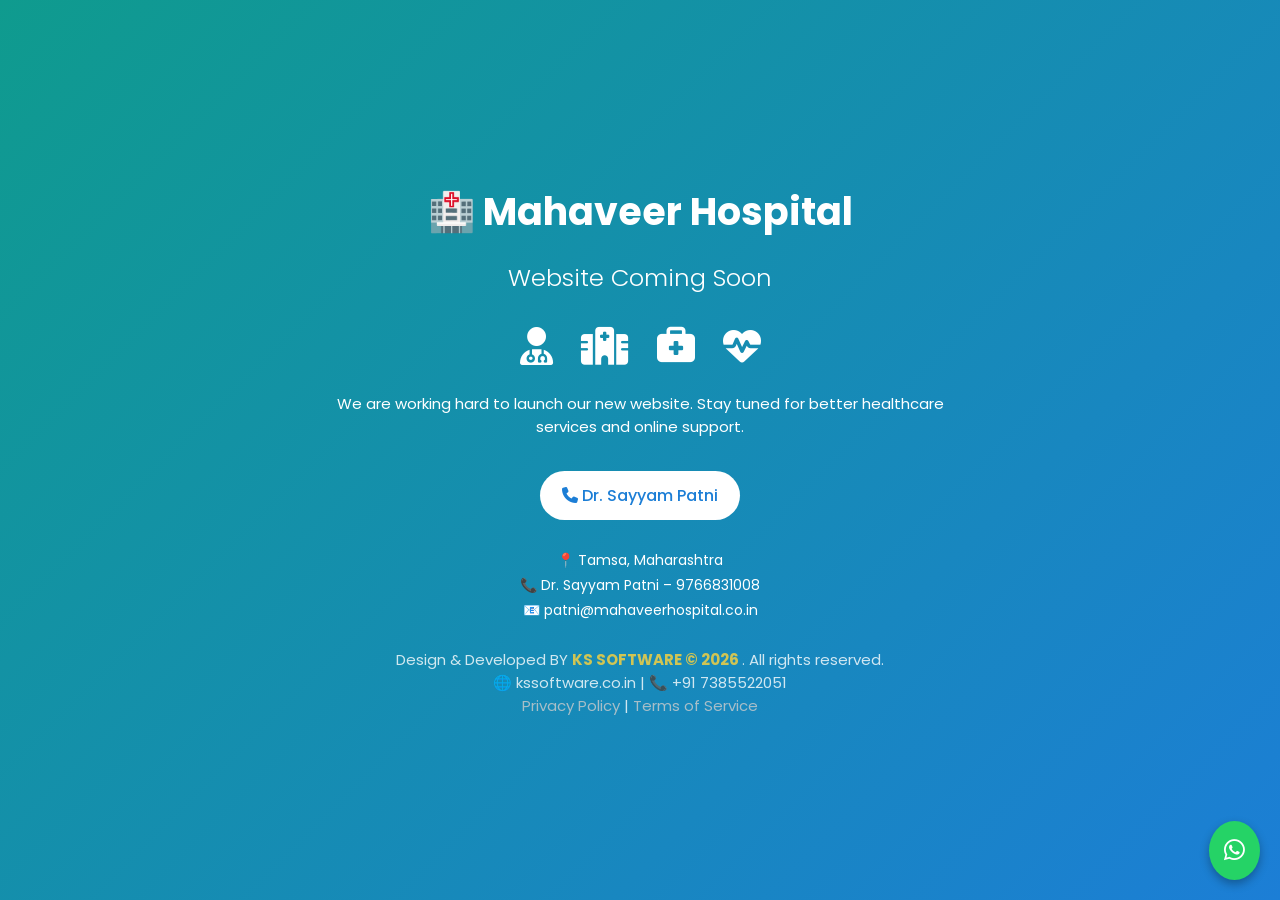
<file: index - SOON.html>
<!DOCTYPE html>
<html lang="en">
<head>
<meta charset="UTF-8">
<meta name="viewport" content="width=device-width, initial-scale=1.0">
<title>Mahaveer Hospital - Coming Soon</title>

<link href="https://fonts.googleapis.com/css2?family=Poppins:wght@300;500;700&display=swap" rel="stylesheet">
<link rel="stylesheet" href="https://cdnjs.cloudflare.com/ajax/libs/font-awesome/6.5.0/css/all.min.css">

<style>
body {
    margin: 0;
    font-family: 'Poppins', sans-serif;
    background: linear-gradient(135deg, #0f9b8e, #1c7ed6);
    color: #fff;
    display: flex;
    align-items: center;
    justify-content: center;
    height: 100vh;
    text-align: center;
}

.container {
    max-width: 650px;
    padding: 30px;
}

h1 {
    font-size: 38px;
    margin-bottom: 10px;
}

h2 {
    font-weight: 300;
    margin-bottom: 20px;
}

.icons i {
    font-size: 38px;
    margin: 12px;
    transition: 0.3s;
}

.icons i:hover {
    transform: scale(1.2);
    color: #ffd43b;
}

p {
    font-size: 15px;
    margin-bottom: 25px;
}

.btn {
    display: inline-block;
    padding: 12px 22px;
    margin: 8px;
    background: #fff;
    color: #1c7ed6;
    text-decoration: none;
    border-radius: 25px;
    font-weight: 500;
}

.btn:hover {
    background: #ffd43b;
    color: #000;
}

.contact {
    margin-top: 20px;
    font-size: 14px;
    line-height: 1.8;
}

.footer {
    margin-top: 25px;
    font-size: 12px;
    opacity: 0.8;
}

/* WhatsApp Floating Button */
.whatsapp {
    position: fixed;
    bottom: 20px;
    right: 20px;
    background: #25D366;
    color: #fff;
    font-size: 24px;
    padding: 12px 15px;
    border-radius: 50%;
    text-decoration: none;
    box-shadow: 0 4px 10px rgba(0,0,0,0.3);
}
</style>

</head>
<body>

<div class="container">
    <h1>🏥 Mahaveer Hospital</h1>
    <h2>Website Coming Soon</h2>

    <div class="icons">
        <i class="fas fa-user-doctor"></i>
        <i class="fas fa-hospital"></i>
        <i class="fas fa-briefcase-medical"></i>
        <i class="fas fa-heart-pulse"></i>
    </div>

    <p>
        We are working hard to launch our new website.  
        Stay tuned for better healthcare services and online support.
    </p>

    <!-- Call Buttons -->
    <!-- <a href="tel:9421294108" class="btn">
        <i class="fas fa-phone"></i> Dr. Vipul Patni
    </a> -->

    <a href="tel:9766831008" class="btn">
        <i class="fas fa-phone"></i> Dr. Sayyam Patni
    </a>

    <!-- Contact Info -->
    <div class="contact">
        📍 Tamsa, Maharashtra <br>
        <!-- 📞 Dr. Vipul Patni – 9421294108 <br> -->
        📞 Dr. Sayyam Patni – 9766831008 <br>
        📧 patni@mahaveerhospital.co.in
    </div>

   <div class="footer">
  <p>
	Design & Developed BY
    
    <a href="http://kssoftware.infinityfree.me/" target="_blank" 
       style="color:#ffd43b; font-weight:700; text-decoration:none;">
       KS SOFTWARE &copy; 2026 
    </a>. All rights reserved.
    
    <br>

    🌐 <a href="http://kssoftware.co.in" target="_blank" style="color:#fff; text-decoration:none;">
      kssoftware.co.in
    </a> |

    📞 <a href="tel:+917385522051" style="color:#fff; text-decoration:none;">
      +91 7385522051
    </a>

    <br>

    <a href="#" style="color:#ccc; text-decoration:none;">Privacy Policy</a> | 
    <a href="#" style="color:#ccc; text-decoration:none;">Terms of Service</a>
  </p>
</div>
</div>

<!-- WhatsApp Floating Button -->
<a href="https://wa.me/919421294108?text=Hello%20Mahaveer%20Hospital%2C%20I%20need%20medical%20assistance." 
   class="whatsapp" target="_blank">
   <i class="fab fa-whatsapp"></i>
</a>

</body>
</html>
</file>
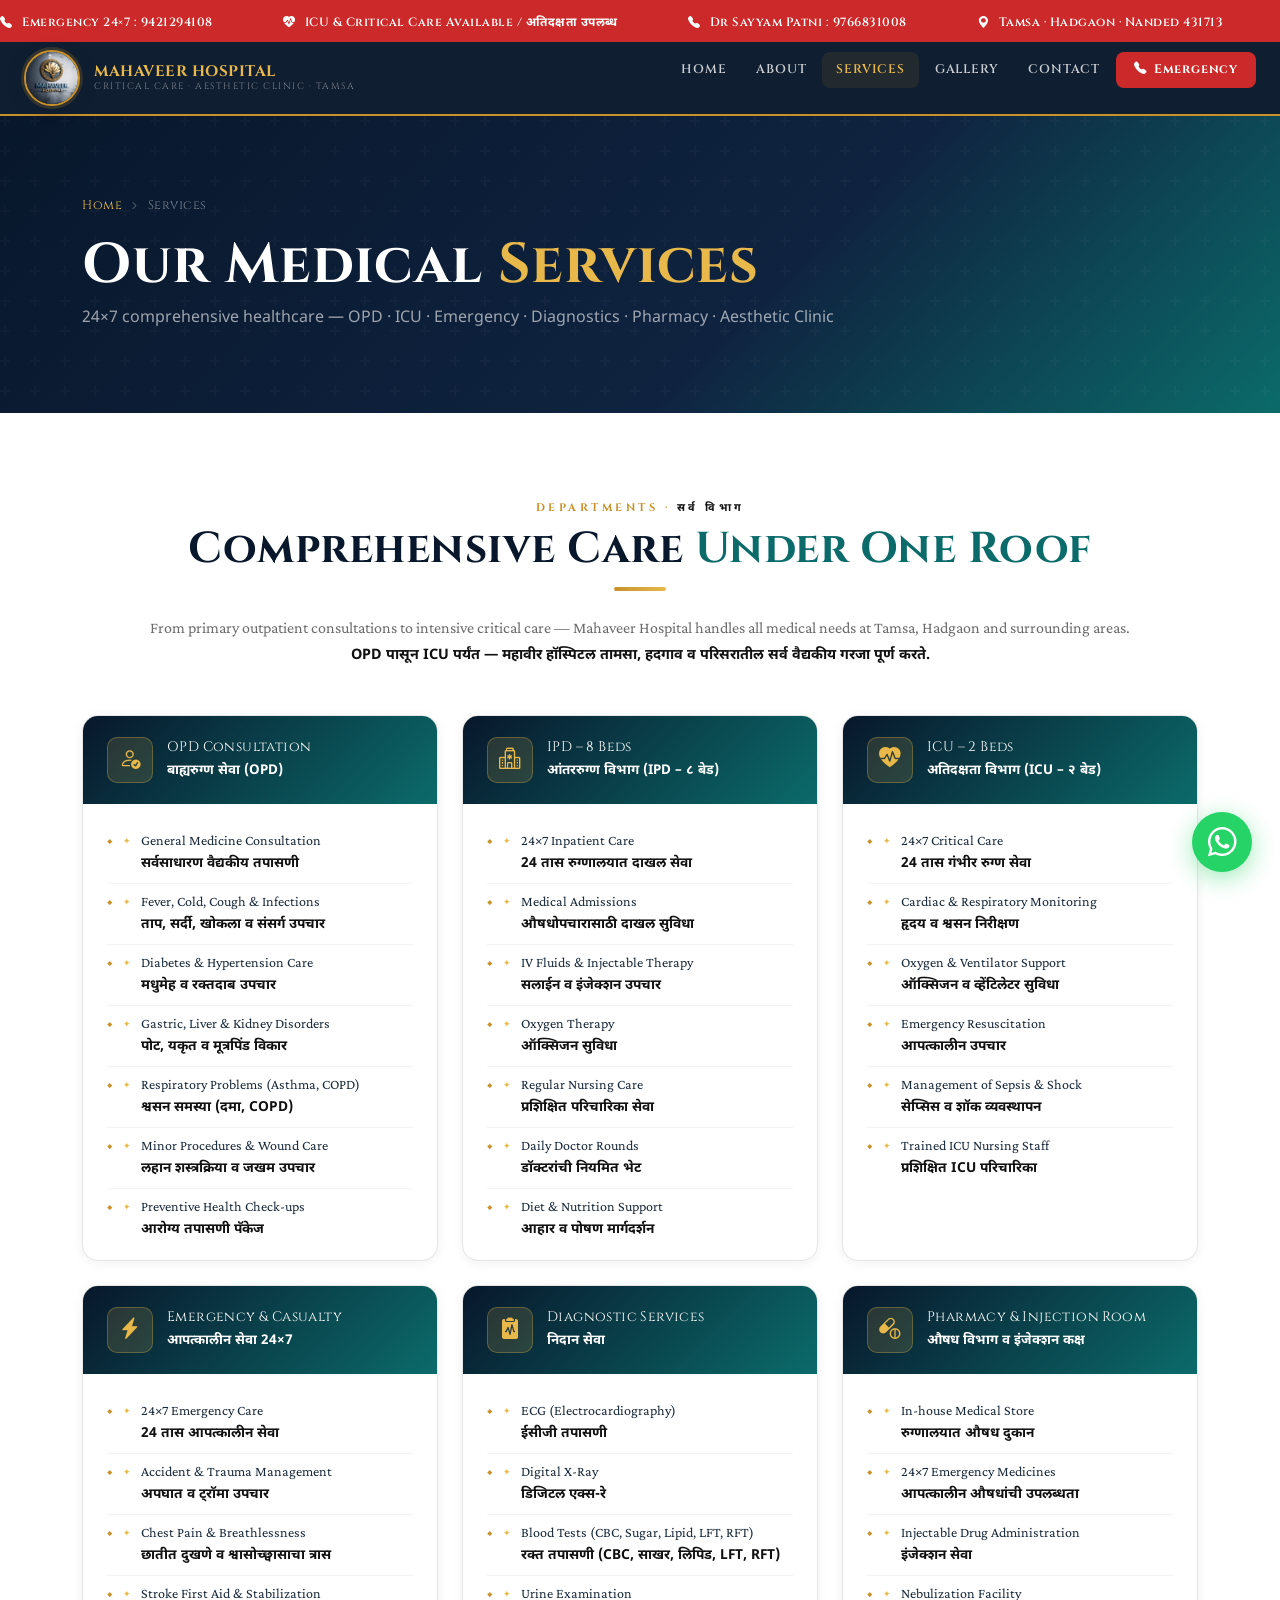
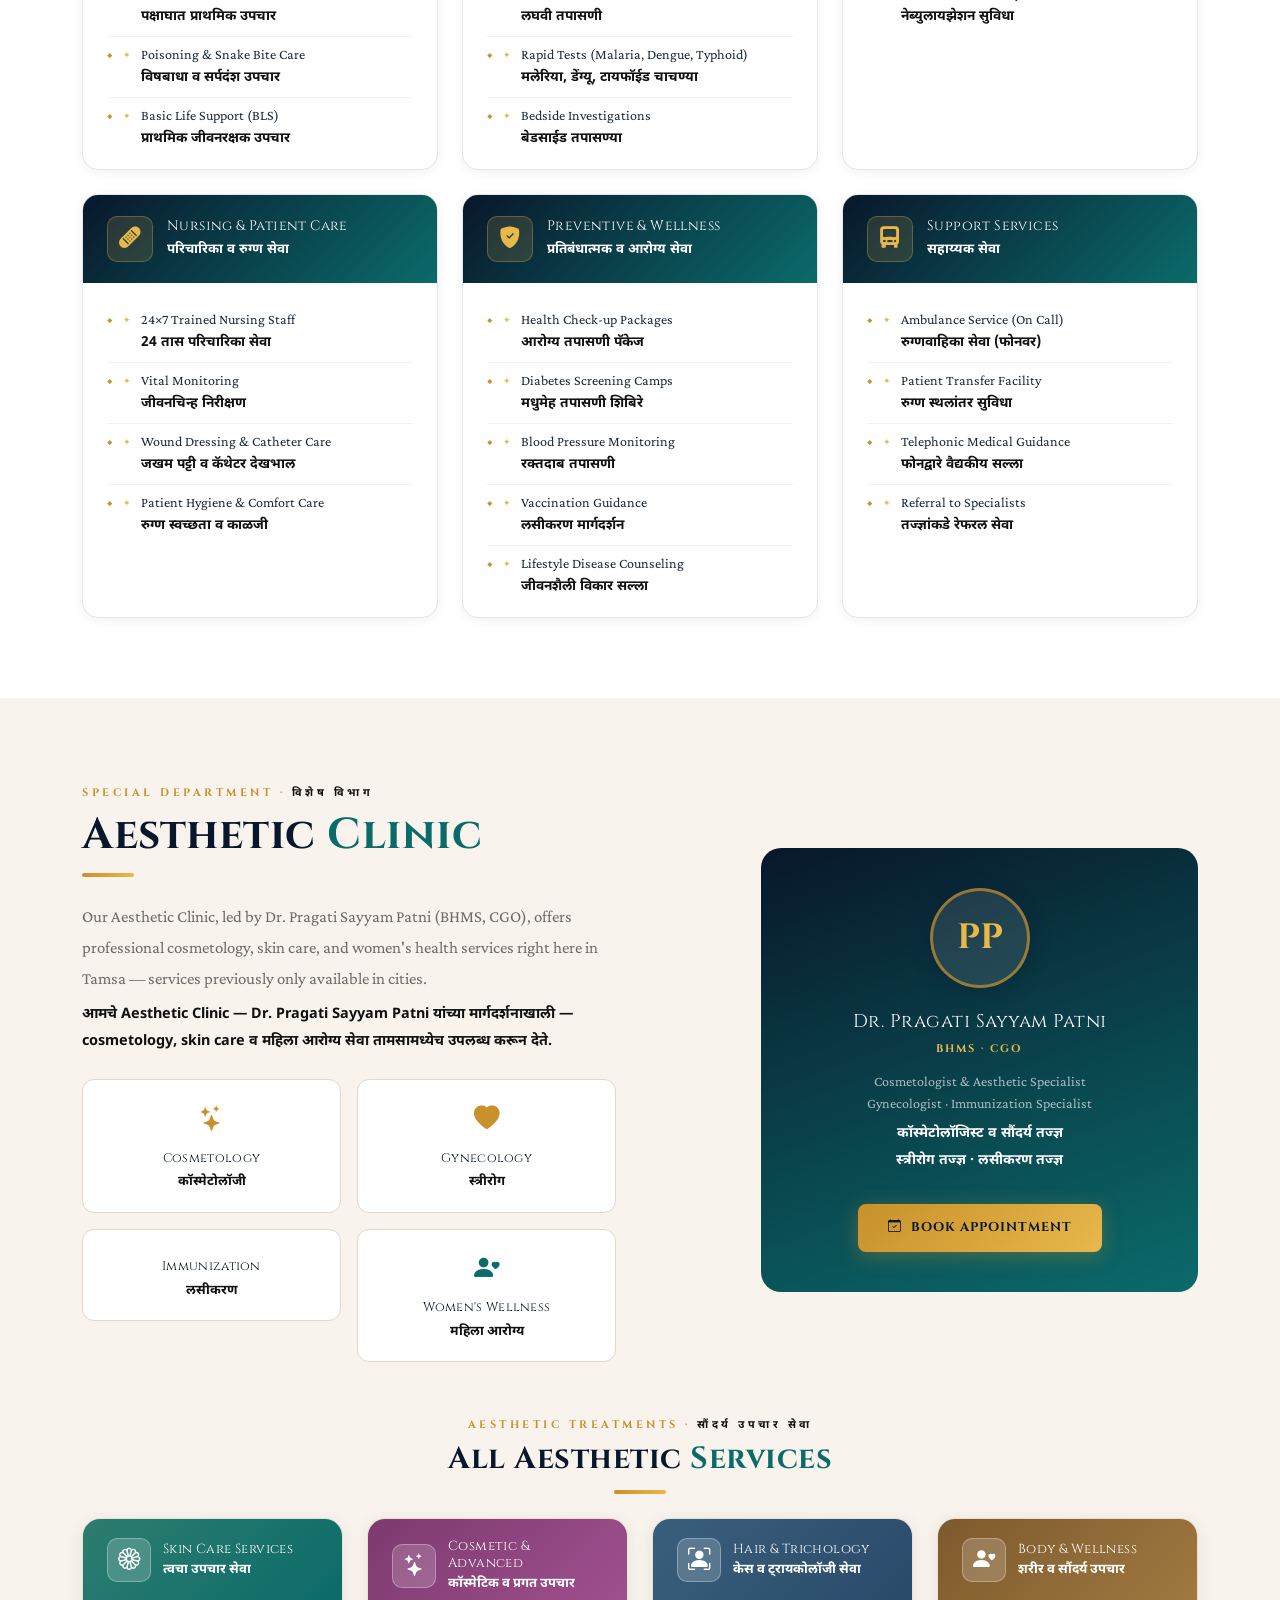
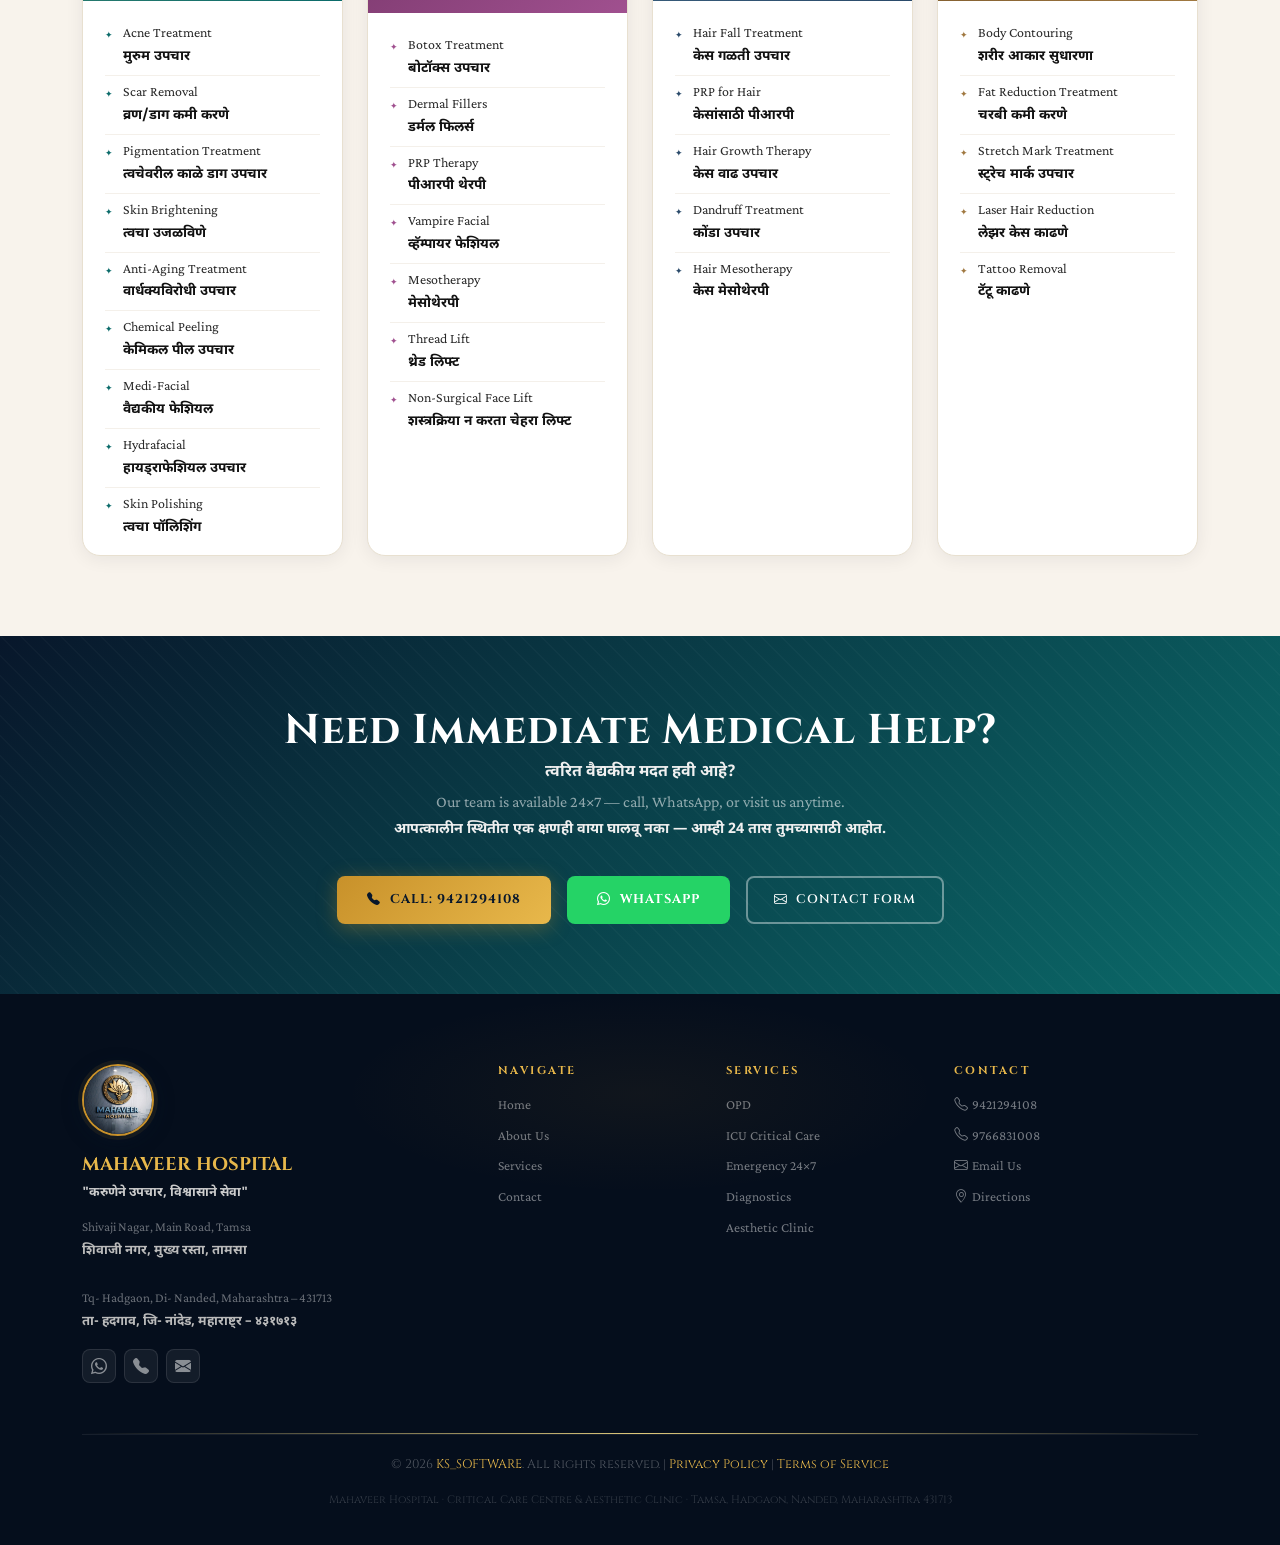
<file: services.html>
<!DOCTYPE html><html lang="mr"><head>
<meta charset="UTF-8"/><meta name="viewport" content="width=device-width,initial-scale=1.0"/>
<title>Services – Mahaveer Hospital | OPD, ICU, Emergency, Diagnostics, Aesthetic Clinic | Tamsa Hadgaon</title>
<meta name="description" content="All medical services at Mahaveer Hospital Tamsa — OPD, IPD, ICU 24x7, Emergency, Diagnostics, Pharmacy, Nursing, Preventive, Aesthetic Clinic. Hadgaon, Nanded."/>
<meta name="keywords" content="Mahaveer Hospital Tamsa Hadgaon Nanded, ICU OPD emergency, Dr Vipul Patni, Dr Sayyam Patni, महावीर हॉस्पिटल"/>
<link rel="preconnect" href="https://fonts.googleapis.com"/>
<link href="https://fonts.googleapis.com/css2?family=Cinzel:wght@400;600;700;900&family=Crimson+Pro:ital,wght@0,300;0,400;0,600;0,700;1,400&family=Noto+Sans+Devanagari:wght@400;500;600;700;900&display=swap" rel="stylesheet"/>
<link rel="stylesheet" href="https://cdn.jsdelivr.net/npm/bootstrap-icons@1.11.3/font/bootstrap-icons.min.css"/>
<link rel="stylesheet" href="https://cdn.jsdelivr.net/npm/bootstrap@5.3.3/dist/css/bootstrap.min.css"/>
<link rel="stylesheet" href="style.css"/>
<style>
/* ══════════════════════════════════════════════════
   MASTER MARATHI RULE
   Light background  → font-weight:700, color:#111 (black)
   Dark background   → font-weight:700, color:#fff (white)
   This mirrors index.html exactly.
   ══════════════════════════════════════════════════ */

/* ticker Marathi */
.ticker-wrap strong {
  font-family: 'Noto Sans Devanagari', sans-serif !important;
  font-weight: 700 !important;
  color: #fff !important;
}

/* footer tag & address Marathi — on dark footer bg */
.footer-tag {
  font-family: 'Noto Sans Devanagari', sans-serif !important;
  font-weight: 700 !important;
  color: #ccc !important;
  display: block;
}
.f-mr {
  font-family: 'Noto Sans Devanagari', sans-serif !important;
  font-weight: 700 !important;
  font-size: .82rem !important;
  color: #bbb !important;
  display: block;
}

/* CTA block */
.cta-block {
  background: linear-gradient(135deg, #08172B, #0B6B6A);
  padding: 70px 0;
  text-align: center;
  position: relative;
  overflow: hidden;
}
.cta-block::before {
  content: '';
  position: absolute;
  inset: 0;
  opacity: .025;
  background-image: repeating-linear-gradient(45deg,#fff 0,#fff 1px,transparent 0,transparent 50%);
  background-size: 20px 20px;
}
.cta-en-h { font-family:'Cinzel',serif; font-size:clamp(1.5rem,3.5vw,2.6rem); font-weight:700; color:#fff; margin-bottom:4px; letter-spacing:1px; position:relative; }
.cta-mr-h { font-family:'Noto Sans Devanagari',sans-serif !important; font-weight:700 !important; color:#f0f0f0 !important; font-size:1rem; margin-bottom:4px; display:block; position:relative; }
.cta-en-p { font-family:'Crimson Pro',serif; font-size:1rem; color:rgba(255,255,255,.55); font-weight:400; margin-bottom:3px; position:relative; }
.cta-mr-p { font-family:'Noto Sans Devanagari',sans-serif !important; font-weight:700 !important; color:#f0f0f0 !important; font-size:.9rem; margin-bottom:2.2rem; display:block; position:relative; }

/* Service card */
.svc-card { background:#fff; border-radius:16px; border:1px solid #e5e5e5; overflow:hidden; height:100%; transition:all .3s; box-shadow:0 2px 12px rgba(8,23,43,.06); }
.svc-card:hover { transform:translateY(-5px); box-shadow:0 16px 48px rgba(8,23,43,.13); }
.svc-card-head { background:linear-gradient(135deg,#08172B,#0B6B6A); padding:1.3rem 1.5rem; display:flex; align-items:center; gap:14px; }
.svc-icon-wrap { width:46px; height:46px; border-radius:10px; background:rgba(232,184,75,.15); border:1px solid rgba(232,184,75,.3); display:flex; align-items:center; justify-content:center; font-size:1.35rem; color:#E8B84B; flex-shrink:0; }
.svc-card-title-en { font-family:'Cinzel',serif; font-size:.86rem; font-weight:400; color:#fff; letter-spacing:.4px; line-height:1.3; }
/* Marathi on dark card head = white bold */
.svc-card-title-mr { font-family:'Noto Sans Devanagari',sans-serif !important; font-size:.84rem; font-weight:700 !important; color:#fff !important; margin-top:4px; line-height:1.45; }
.svc-card-body { padding:1.2rem 1.5rem; }

/* List items */
.svc-list { list-style:none; padding:0; margin:0; }
.svc-list li { padding:8px 0; border-bottom:1px solid #f2f2f2; display:flex; gap:10px; align-items:flex-start; }
.svc-list li:last-child { border-bottom:none; padding-bottom:0; }
.svc-bullet { color:#E8B84B; font-size:.55rem; margin-top:6px; flex-shrink:0; line-height:1; }
.item-text { display:flex; flex-direction:column; gap:3px; }
.item-en { font-size:.88rem; color:#1a2a3a; font-weight:400; line-height:1.35; font-family:'Crimson Pro',serif; }
/* Marathi list items on white card body = BLACK bold */
.item-mr { font-family:'Noto Sans Devanagari',sans-serif !important; font-size:.86rem; color:#111 !important; font-weight:700 !important; line-height:1.6; }

/* Aesthetic cards */
.aesth-cat-card { background:#fff; border-radius:18px; border:1px solid #e8e0d0; overflow:hidden; height:100%; box-shadow:0 3px 18px rgba(8,23,43,.07); transition:all .3s; }
.aesth-cat-card:hover { transform:translateY(-4px); box-shadow:0 14px 42px rgba(8,23,43,.12); }
.aesth-cat-head { padding:1.2rem 1.5rem; display:flex; align-items:center; gap:12px; }
.aesth-cat-head.skin { background:linear-gradient(135deg,#2d7d6f,#0B6B6A); }
.aesth-cat-head.cosm { background:linear-gradient(135deg,#7d3a6f,#a0508f); }
.aesth-cat-head.hair { background:linear-gradient(135deg,#3a5f7d,#2a4a6a); }
.aesth-cat-head.body { background:linear-gradient(135deg,#7d5a2d,#a07840); }
.aesth-icon-wrap { width:44px; height:44px; border-radius:10px; background:rgba(255,255,255,.18); border:1px solid rgba(255,255,255,.3); display:flex; align-items:center; justify-content:center; font-size:1.4rem; color:#fff; flex-shrink:0; }
.aesth-cat-title-en { font-family:'Cinzel',serif; font-size:.82rem; font-weight:400; color:#fff; letter-spacing:.4px; line-height:1.3; }
/* Marathi on dark aesth head = white bold */
.aesth-cat-title-mr { font-family:'Noto Sans Devanagari',sans-serif !important; font-size:.82rem; font-weight:700 !important; color:#fff !important; margin-top:3px; line-height:1.4; }
.aesth-cat-body { padding:1rem 1.4rem; }
.aesth-list { list-style:none; padding:0; margin:0; }
.aesth-list li { padding:7px 0; border-bottom:1px solid #f4f0ea; display:flex; gap:10px; align-items:flex-start; }
.aesth-list li:last-child { border-bottom:none; padding-bottom:0; }
.ab-skin { color:#0B6B6A; font-size:.55rem; margin-top:7px; flex-shrink:0; line-height:1; }
.ab-cosm { color:#a0508f; font-size:.55rem; margin-top:7px; flex-shrink:0; line-height:1; }
.ab-hair { color:#2a4a6a; font-size:.55rem; margin-top:7px; flex-shrink:0; line-height:1; }
.ab-body { color:#a07840; font-size:.55rem; margin-top:7px; flex-shrink:0; line-height:1; }
.aesth-item-en { font-size:.87rem; color:#2a2a2a; font-weight:400; line-height:1.35; font-family:'Crimson Pro',serif; }
/* Marathi aesth items on white card body = BLACK bold */
.aesth-item-mr { font-family:'Noto Sans Devanagari',sans-serif !important; font-size:.86rem; color:#111 !important; font-weight:700 !important; line-height:1.6; }
</style>
</head><body>

<!-- TICKER -->
<div class="ticker-wrap"><div class="ticker-move">
<span><i class="bi bi-telephone-fill"></i> Emergency 24×7 : 9421294108</span>
<span><i class="bi bi-heart-pulse-fill"></i> ICU &amp; Critical Care Available / <strong style="font-family:'Noto Sans Devanagari',sans-serif;font-weight:700;color:#fff">अतिदक्षता उपलब्ध</strong></span>
<span><i class="bi bi-telephone-fill"></i> Dr Sayyam Patni : 9766831008</span>
<span><i class="bi bi-geo-alt-fill"></i> Tamsa · Hadgaon · Nanded 431713</span>
<span><i class="bi bi-truck"></i> Ambulance On Call / <strong style="font-family:'Noto Sans Devanagari',sans-serif;font-weight:700;color:#fff">रुग्णवाहिका सेवा</strong></span>
<span><i class="bi bi-telephone-fill"></i> Emergency 24×7 : 9421294108</span>
<span><i class="bi bi-heart-pulse-fill"></i> ICU &amp; Critical Care Available / <strong style="font-family:'Noto Sans Devanagari',sans-serif;font-weight:700;color:#fff">अतिदक्षता उपलब्ध</strong></span>
<span><i class="bi bi-telephone-fill"></i> Dr Sayyam Patni : 9766831008</span>
<span><i class="bi bi-geo-alt-fill"></i> Tamsa · Hadgaon · Nanded 431713</span>
<span><i class="bi bi-truck"></i> Ambulance On Call / <strong style="font-family:'Noto Sans Devanagari',sans-serif;font-weight:700;color:#fff">रुग्णवाहिका सेवा</strong></span>
</div></div>

<!-- NAV -->
<nav class="site-nav" id="mainNav"><div class="nav-container">
  <a href="index.html" class="nav-brand">
    <img src="logo.jpeg" alt="Mahaveer Hospital Logo" class="nav-logo-img"/>
    <div class="brand-words"><span class="brand-main">MAHAVEER HOSPITAL</span><span class="brand-sub">Critical Care · Aesthetic Clinic · Tamsa</span></div>
  </a>
  <button class="nav-hamburger" id="navToggle"><span></span><span></span><span></span></button>
  <ul class="nav-menu" id="navMenu">
    <li><a href="index.html" class="nav-link">Home</a></li>
    <li><a href="about.html" class="nav-link">About</a></li>
    <li><a href="services.html" class="nav-link active">Services</a></li>
    <li><a href="gallery.html" class="nav-link">Gallery</a></li>
    <li><a href="contact.html" class="nav-link">Contact</a></li>
    <li><a href="tel:9421294108" class="nav-emergency"><i class="bi bi-telephone-fill"></i> Emergency</a></li>
  </ul>
</div></nav>

<!-- PAGE HERO -->
<div class="page-hero"><div class="container page-hero-inner">
  <div class="breadcrumb"><a href="index.html">Home</a><i class="bi bi-chevron-right"></i> Services</div>
  <h1 class="page-hero-title">Our Medical <span>Services</span></h1>
  <p class="page-hero-sub">24×7 comprehensive healthcare — OPD · ICU · Emergency · Diagnostics · Pharmacy · Aesthetic Clinic</p>
</div></div>

<!-- ══ DEPARTMENTS ══ -->
<section><div class="container">
  <div class="text-center mb-5" data-aos>
    <div class="sec-eyebrow">Departments · <span style="font-family:'Noto Sans Devanagari',sans-serif;font-weight:700;color:#111">सर्व विभाग</span></div>
    <h2 class="sec-title">Comprehensive Care <span>Under One Roof</span></h2>
    <div class="gold-bar mx-auto"></div>
    <p style="font-family:'Crimson Pro',serif;font-weight:400;font-size:1rem;color:var(--muted);margin-top:.6rem;margin-bottom:3px">From primary outpatient consultations to intensive critical care — Mahaveer Hospital handles all medical needs at Tamsa, Hadgaon and surrounding areas.</p>
    <p style="font-family:'Noto Sans Devanagari',sans-serif;font-weight:700;font-size:.9rem;color:#111;margin-top:0">OPD पासून ICU पर्यंत — महावीर हॉस्पिटल तामसा, हदगाव व परिसरातील सर्व वैद्यकीय गरजा पूर्ण करते.</p>
  </div>
  <div class="row g-4">

    <!-- OPD -->
    <div class="col-md-6 col-lg-4" data-aos>
      <div class="svc-card">
        <div class="svc-card-head">
          <div class="svc-icon-wrap"><i class="bi bi-person-check"></i></div>
          <div><div class="svc-card-title-en">OPD Consultation</div><div class="svc-card-title-mr">बाह्यरुग्ण सेवा (OPD)</div></div>
        </div>
        <div class="svc-card-body"><ul class="svc-list">
          <li><span class="svc-bullet">✦</span><span class="item-text"><span class="item-en">General Medicine Consultation</span><span class="item-mr">सर्वसाधारण वैद्यकीय तपासणी</span></span></li>
          <li><span class="svc-bullet">✦</span><span class="item-text"><span class="item-en">Fever, Cold, Cough &amp; Infections</span><span class="item-mr">ताप, सर्दी, खोकला व संसर्ग उपचार</span></span></li>
          <li><span class="svc-bullet">✦</span><span class="item-text"><span class="item-en">Diabetes &amp; Hypertension Care</span><span class="item-mr">मधुमेह व रक्तदाब उपचार</span></span></li>
          <li><span class="svc-bullet">✦</span><span class="item-text"><span class="item-en">Gastric, Liver &amp; Kidney Disorders</span><span class="item-mr">पोट, यकृत व मूत्रपिंड विकार</span></span></li>
          <li><span class="svc-bullet">✦</span><span class="item-text"><span class="item-en">Respiratory Problems (Asthma, COPD)</span><span class="item-mr">श्वसन समस्या (दमा, COPD)</span></span></li>
          <li><span class="svc-bullet">✦</span><span class="item-text"><span class="item-en">Minor Procedures &amp; Wound Care</span><span class="item-mr">लहान शस्त्रक्रिया व जखम उपचार</span></span></li>
          <li><span class="svc-bullet">✦</span><span class="item-text"><span class="item-en">Preventive Health Check-ups</span><span class="item-mr">आरोग्य तपासणी पॅकेज</span></span></li>
        </ul></div>
      </div>
    </div>

    <!-- IPD -->
    <div class="col-md-6 col-lg-4" data-aos data-d="1">
      <div class="svc-card">
        <div class="svc-card-head">
          <div class="svc-icon-wrap"><i class="bi bi-hospital"></i></div>
          <div><div class="svc-card-title-en">IPD – 8 Beds</div><div class="svc-card-title-mr">आंतररुग्ण विभाग (IPD – ८ बेड)</div></div>
        </div>
        <div class="svc-card-body"><ul class="svc-list">
          <li><span class="svc-bullet">✦</span><span class="item-text"><span class="item-en">24×7 Inpatient Care</span><span class="item-mr">24 तास रुग्णालयात दाखल सेवा</span></span></li>
          <li><span class="svc-bullet">✦</span><span class="item-text"><span class="item-en">Medical Admissions</span><span class="item-mr">औषधोपचारासाठी दाखल सुविधा</span></span></li>
          <li><span class="svc-bullet">✦</span><span class="item-text"><span class="item-en">IV Fluids &amp; Injectable Therapy</span><span class="item-mr">सलाईन व इंजेक्शन उपचार</span></span></li>
          <li><span class="svc-bullet">✦</span><span class="item-text"><span class="item-en">Oxygen Therapy</span><span class="item-mr">ऑक्सिजन सुविधा</span></span></li>
          <li><span class="svc-bullet">✦</span><span class="item-text"><span class="item-en">Regular Nursing Care</span><span class="item-mr">प्रशिक्षित परिचारिका सेवा</span></span></li>
          <li><span class="svc-bullet">✦</span><span class="item-text"><span class="item-en">Daily Doctor Rounds</span><span class="item-mr">डॉक्टरांची नियमित भेट</span></span></li>
          <li><span class="svc-bullet">✦</span><span class="item-text"><span class="item-en">Diet &amp; Nutrition Support</span><span class="item-mr">आहार व पोषण मार्गदर्शन</span></span></li>
        </ul></div>
      </div>
    </div>

    <!-- ICU -->
    <div class="col-md-6 col-lg-4" data-aos data-d="2">
      <div class="svc-card">
        <div class="svc-card-head">
          <div class="svc-icon-wrap"><i class="bi bi-heart-pulse-fill"></i></div>
          <div><div class="svc-card-title-en">ICU – 2 Beds</div><div class="svc-card-title-mr">अतिदक्षता विभाग (ICU – २ बेड)</div></div>
        </div>
        <div class="svc-card-body"><ul class="svc-list">
          <li><span class="svc-bullet">✦</span><span class="item-text"><span class="item-en">24×7 Critical Care</span><span class="item-mr">24 तास गंभीर रुग्ण सेवा</span></span></li>
          <li><span class="svc-bullet">✦</span><span class="item-text"><span class="item-en">Cardiac &amp; Respiratory Monitoring</span><span class="item-mr">हृदय व श्वसन निरीक्षण</span></span></li>
          <li><span class="svc-bullet">✦</span><span class="item-text"><span class="item-en">Oxygen &amp; Ventilator Support</span><span class="item-mr">ऑक्सिजन व व्हेंटिलेटर सुविधा</span></span></li>
          <li><span class="svc-bullet">✦</span><span class="item-text"><span class="item-en">Emergency Resuscitation</span><span class="item-mr">आपत्कालीन उपचार</span></span></li>
          <li><span class="svc-bullet">✦</span><span class="item-text"><span class="item-en">Management of Sepsis &amp; Shock</span><span class="item-mr">सेप्सिस व शॉक व्यवस्थापन</span></span></li>
          <li><span class="svc-bullet">✦</span><span class="item-text"><span class="item-en">Trained ICU Nursing Staff</span><span class="item-mr">प्रशिक्षित ICU परिचारिका</span></span></li>
        </ul></div>
      </div>
    </div>

    <!-- Emergency -->
    <div class="col-md-6 col-lg-4" data-aos data-d="3">
      <div class="svc-card">
        <div class="svc-card-head">
          <div class="svc-icon-wrap"><i class="bi bi-lightning-charge-fill"></i></div>
          <div><div class="svc-card-title-en">Emergency &amp; Casualty</div><div class="svc-card-title-mr">आपत्कालीन सेवा 24×7</div></div>
        </div>
        <div class="svc-card-body"><ul class="svc-list">
          <li><span class="svc-bullet">✦</span><span class="item-text"><span class="item-en">24×7 Emergency Care</span><span class="item-mr">24 तास आपत्कालीन सेवा</span></span></li>
          <li><span class="svc-bullet">✦</span><span class="item-text"><span class="item-en">Accident &amp; Trauma Management</span><span class="item-mr">अपघात व ट्रॉमा उपचार</span></span></li>
          <li><span class="svc-bullet">✦</span><span class="item-text"><span class="item-en">Chest Pain &amp; Breathlessness</span><span class="item-mr">छातीत दुखणे व श्वासोच्छ्वासाचा त्रास</span></span></li>
          <li><span class="svc-bullet">✦</span><span class="item-text"><span class="item-en">Stroke First Aid &amp; Stabilization</span><span class="item-mr">पक्षाघात प्राथमिक उपचार</span></span></li>
          <li><span class="svc-bullet">✦</span><span class="item-text"><span class="item-en">Poisoning &amp; Snake Bite Care</span><span class="item-mr">विषबाधा व सर्पदंश उपचार</span></span></li>
          <li><span class="svc-bullet">✦</span><span class="item-text"><span class="item-en">Basic Life Support (BLS)</span><span class="item-mr">प्राथमिक जीवनरक्षक उपचार</span></span></li>
        </ul></div>
      </div>
    </div>

    <!-- Diagnostics -->
    <div class="col-md-6 col-lg-4" data-aos data-d="4">
      <div class="svc-card">
        <div class="svc-card-head">
          <div class="svc-icon-wrap"><i class="bi bi-clipboard2-pulse-fill"></i></div>
          <div><div class="svc-card-title-en">Diagnostic Services</div><div class="svc-card-title-mr">निदान सेवा</div></div>
        </div>
        <div class="svc-card-body"><ul class="svc-list">
          <li><span class="svc-bullet">✦</span><span class="item-text"><span class="item-en">ECG (Electrocardiography)</span><span class="item-mr">ईसीजी तपासणी</span></span></li>
          <li><span class="svc-bullet">✦</span><span class="item-text"><span class="item-en">Digital X-Ray</span><span class="item-mr">डिजिटल एक्स-रे</span></span></li>
          <li><span class="svc-bullet">✦</span><span class="item-text"><span class="item-en">Blood Tests (CBC, Sugar, Lipid, LFT, RFT)</span><span class="item-mr">रक्त तपासणी (CBC, साखर, लिपिड, LFT, RFT)</span></span></li>
          <li><span class="svc-bullet">✦</span><span class="item-text"><span class="item-en">Urine Examination</span><span class="item-mr">लघवी तपासणी</span></span></li>
          <li><span class="svc-bullet">✦</span><span class="item-text"><span class="item-en">Rapid Tests (Malaria, Dengue, Typhoid)</span><span class="item-mr">मलेरिया, डेंग्यू, टायफॉईड चाचण्या</span></span></li>
          <li><span class="svc-bullet">✦</span><span class="item-text"><span class="item-en">Bedside Investigations</span><span class="item-mr">बेडसाईड तपासण्या</span></span></li>
        </ul></div>
      </div>
    </div>

    <!-- Pharmacy -->
    <div class="col-md-6 col-lg-4" data-aos data-d="5">
      <div class="svc-card">
        <div class="svc-card-head">
          <div class="svc-icon-wrap"><i class="bi bi-capsule-pill"></i></div>
          <div><div class="svc-card-title-en">Pharmacy &amp; Injection Room</div><div class="svc-card-title-mr">औषध विभाग व इंजेक्शन कक्ष</div></div>
        </div>
        <div class="svc-card-body"><ul class="svc-list">
          <li><span class="svc-bullet">✦</span><span class="item-text"><span class="item-en">In-house Medical Store</span><span class="item-mr">रुग्णालयात औषध दुकान</span></span></li>
          <li><span class="svc-bullet">✦</span><span class="item-text"><span class="item-en">24×7 Emergency Medicines</span><span class="item-mr">आपत्कालीन औषधांची उपलब्धता</span></span></li>
          <li><span class="svc-bullet">✦</span><span class="item-text"><span class="item-en">Injectable Drug Administration</span><span class="item-mr">इंजेक्शन सेवा</span></span></li>
          <li><span class="svc-bullet">✦</span><span class="item-text"><span class="item-en">Nebulization Facility</span><span class="item-mr">नेब्युलायझेशन सुविधा</span></span></li>
        </ul></div>
      </div>
    </div>

    <!-- Nursing -->
    <div class="col-md-6 col-lg-4" data-aos>
      <div class="svc-card">
        <div class="svc-card-head">
          <div class="svc-icon-wrap"><i class="bi bi-bandaid-fill"></i></div>
          <div><div class="svc-card-title-en">Nursing &amp; Patient Care</div><div class="svc-card-title-mr">परिचारिका व रुग्ण सेवा</div></div>
        </div>
        <div class="svc-card-body"><ul class="svc-list">
          <li><span class="svc-bullet">✦</span><span class="item-text"><span class="item-en">24×7 Trained Nursing Staff</span><span class="item-mr">24 तास परिचारिका सेवा</span></span></li>
          <li><span class="svc-bullet">✦</span><span class="item-text"><span class="item-en">Vital Monitoring</span><span class="item-mr">जीवनचिन्ह निरीक्षण</span></span></li>
          <li><span class="svc-bullet">✦</span><span class="item-text"><span class="item-en">Wound Dressing &amp; Catheter Care</span><span class="item-mr">जखम पट्टी व कॅथेटर देखभाल</span></span></li>
          <li><span class="svc-bullet">✦</span><span class="item-text"><span class="item-en">Patient Hygiene &amp; Comfort Care</span><span class="item-mr">रुग्ण स्वच्छता व काळजी</span></span></li>
        </ul></div>
      </div>
    </div>

    <!-- Preventive -->
    <div class="col-md-6 col-lg-4" data-aos data-d="1">
      <div class="svc-card">
        <div class="svc-card-head">
          <div class="svc-icon-wrap"><i class="bi bi-shield-fill-check"></i></div>
          <div><div class="svc-card-title-en">Preventive &amp; Wellness</div><div class="svc-card-title-mr">प्रतिबंधात्मक व आरोग्य सेवा</div></div>
        </div>
        <div class="svc-card-body"><ul class="svc-list">
          <li><span class="svc-bullet">✦</span><span class="item-text"><span class="item-en">Health Check-up Packages</span><span class="item-mr">आरोग्य तपासणी पॅकेज</span></span></li>
          <li><span class="svc-bullet">✦</span><span class="item-text"><span class="item-en">Diabetes Screening Camps</span><span class="item-mr">मधुमेह तपासणी शिबिरे</span></span></li>
          <li><span class="svc-bullet">✦</span><span class="item-text"><span class="item-en">Blood Pressure Monitoring</span><span class="item-mr">रक्तदाब तपासणी</span></span></li>
          <li><span class="svc-bullet">✦</span><span class="item-text"><span class="item-en">Vaccination Guidance</span><span class="item-mr">लसीकरण मार्गदर्शन</span></span></li>
          <li><span class="svc-bullet">✦</span><span class="item-text"><span class="item-en">Lifestyle Disease Counseling</span><span class="item-mr">जीवनशैली विकार सल्ला</span></span></li>
        </ul></div>
      </div>
    </div>

    <!-- Support Services -->
    <div class="col-md-6 col-lg-4" data-aos data-d="2">
      <div class="svc-card">
        <div class="svc-card-head">
          <div class="svc-icon-wrap"><i class="bi bi-truck-front-fill"></i></div>
          <div><div class="svc-card-title-en">Support Services</div><div class="svc-card-title-mr">सहाय्यक सेवा</div></div>
        </div>
        <div class="svc-card-body"><ul class="svc-list">
          <li><span class="svc-bullet">✦</span><span class="item-text"><span class="item-en">Ambulance Service (On Call)</span><span class="item-mr">रुग्णवाहिका सेवा (फोनवर)</span></span></li>
          <li><span class="svc-bullet">✦</span><span class="item-text"><span class="item-en">Patient Transfer Facility</span><span class="item-mr">रुग्ण स्थलांतर सुविधा</span></span></li>
          <li><span class="svc-bullet">✦</span><span class="item-text"><span class="item-en">Telephonic Medical Guidance</span><span class="item-mr">फोनद्वारे वैद्यकीय सल्ला</span></span></li>
          <li><span class="svc-bullet">✦</span><span class="item-text"><span class="item-en">Referral to Specialists</span><span class="item-mr">तज्ज्ञांकडे रेफरल सेवा</span></span></li>
        </ul></div>
      </div>
    </div>

  </div>
</div></section>

<!-- ══ AESTHETIC CLINIC ══ -->
<section class="bg-cream"><div class="container">

  <div class="row g-5 align-items-center mb-5">
    <div class="col-lg-6" data-aos>
      <div class="sec-eyebrow">Special Department · <span style="font-family:'Noto Sans Devanagari',sans-serif;font-weight:700;color:#111">विशेष विभाग</span></div>
      <h2 class="sec-title">Aesthetic <span>Clinic</span></h2>
      <div class="gold-bar"></div>
      <p style="font-size:1.05rem;color:var(--muted);line-height:1.85;margin-bottom:.4rem;font-family:'Crimson Pro',serif;font-weight:400">Our Aesthetic Clinic, led by Dr. Pragati Sayyam Patni (BHMS, CGO), offers professional cosmetology, skin care, and women's health services right here in Tamsa — services previously only available in cities.</p>
      <p style="font-family:'Noto Sans Devanagari',sans-serif;font-size:.9rem;color:#111;font-weight:700;line-height:1.9;margin-bottom:1.5rem">आमचे Aesthetic Clinic — Dr. Pragati Sayyam Patni यांच्या मार्गदर्शनाखाली — cosmetology, skin care व महिला आरोग्य सेवा तामसामध्येच उपलब्ध करून देते.</p>
      <div class="row g-3">
        <div class="col-6"><div style="background:#fff;border-radius:12px;padding:1.2rem;border:1px solid var(--border);text-align:center;"><i class="bi bi-stars" style="font-size:1.6rem;color:var(--gold);display:block;margin-bottom:.5rem;"></i><p style="font-family:'Cinzel',serif;font-size:.78rem;font-weight:400;color:var(--navy);margin:0 0 3px;letter-spacing:.3px;">Cosmetology</p><p style="font-family:'Noto Sans Devanagari',sans-serif;font-size:.82rem;color:#111;margin:0;font-weight:700">कॉस्मेटोलॉजी</p></div></div>
        <div class="col-6"><div style="background:#fff;border-radius:12px;padding:1.2rem;border:1px solid var(--border);text-align:center;"><i class="bi bi-heart-fill" style="font-size:1.6rem;color:var(--gold);display:block;margin-bottom:.5rem;"></i><p style="font-family:'Cinzel',serif;font-size:.78rem;font-weight:400;color:var(--navy);margin:0 0 3px;letter-spacing:.3px;">Gynecology</p><p style="font-family:'Noto Sans Devanagari',sans-serif;font-size:.82rem;color:#111;margin:0;font-weight:700">स्त्रीरोग</p></div></div>
        <div class="col-6"><div style="background:#fff;border-radius:12px;padding:1.2rem;border:1px solid var(--border);text-align:center;"><i class="bi bi-syringe" style="font-size:1.6rem;color:var(--teal);display:block;margin-bottom:.5rem;"></i><p style="font-family:'Cinzel',serif;font-size:.78rem;font-weight:400;color:var(--navy);margin:0 0 3px;letter-spacing:.3px;">Immunization</p><p style="font-family:'Noto Sans Devanagari',sans-serif;font-size:.82rem;color:#111;margin:0;font-weight:700">लसीकरण</p></div></div>
        <div class="col-6"><div style="background:#fff;border-radius:12px;padding:1.2rem;border:1px solid var(--border);text-align:center;"><i class="bi bi-person-heart" style="font-size:1.6rem;color:var(--teal);display:block;margin-bottom:.5rem;"></i><p style="font-family:'Cinzel',serif;font-size:.78rem;font-weight:400;color:var(--navy);margin:0 0 3px;letter-spacing:.3px;">Women's Wellness</p><p style="font-family:'Noto Sans Devanagari',sans-serif;font-size:.82rem;color:#111;margin:0;font-weight:700">महिला आरोग्य</p></div></div>
      </div>
    </div>
    <div class="col-lg-5 offset-lg-1" data-aos data-d="2">
      <div style="background:linear-gradient(160deg,var(--navy),var(--teal));border-radius:20px;padding:2.5rem;text-align:center;color:#fff;">
        <div class="doc-initials mx-auto" style="margin-bottom:1.2rem;">PP</div>
        <p style="font-family:'Cinzel',serif;font-size:1.15rem;font-weight:400;color:#fff;margin-bottom:3px;letter-spacing:.5px;">Dr. Pragati Sayyam Patni</p>
        <p style="font-family:'Cinzel',serif;font-size:.68rem;font-weight:700;letter-spacing:2px;color:#E8B84B;text-transform:uppercase;margin-bottom:.8rem;">BHMS · CGO</p>
        <p style="font-size:.88rem;color:rgba(255,255,255,.65);margin-bottom:.4rem;font-family:'Crimson Pro',serif;font-weight:400">Cosmetologist &amp; Aesthetic Specialist<br/>Gynecologist · Immunization Specialist</p>
        <p style="font-family:'Noto Sans Devanagari',sans-serif;font-size:.88rem;color:#fff;font-weight:700;line-height:1.9;margin-bottom:1.8rem">कॉस्मेटोलॉजिस्ट व सौंदर्य तज्ज्ञ<br/>स्त्रीरोग तज्ज्ञ · लसीकरण तज्ज्ञ</p>
        <a href="contact.html" class="btn-gold"><i class="bi bi-calendar-check"></i> Book Appointment</a>
      </div>
    </div>
  </div>

  <div class="text-center mb-4" data-aos>
    <div class="sec-eyebrow">Aesthetic Treatments · <span style="font-family:'Noto Sans Devanagari',sans-serif;font-weight:700;color:#111">सौंदर्य उपचार सेवा</span></div>
    <h3 class="sec-title" style="font-size:clamp(1.3rem,3vw,1.9rem);">All Aesthetic <span>Services</span></h3>
    <div class="gold-bar mx-auto"></div>
  </div>

  <div class="row g-4">

    <!-- Skin Care -->
    <div class="col-md-6 col-lg-3" data-aos>
      <div class="aesth-cat-card">
        <div class="aesth-cat-head skin">
          <div class="aesth-icon-wrap"><i class="bi bi-flower1"></i></div>
          <div><div class="aesth-cat-title-en">Skin Care Services</div><div class="aesth-cat-title-mr">त्वचा उपचार सेवा</div></div>
        </div>
        <div class="aesth-cat-body"><ul class="aesth-list">
          <li><span class="ab-skin">✦</span><span class="item-text"><span class="aesth-item-en">Acne Treatment</span><span class="aesth-item-mr">मुरुम उपचार</span></span></li>
          <li><span class="ab-skin">✦</span><span class="item-text"><span class="aesth-item-en">Scar Removal</span><span class="aesth-item-mr">व्रण/डाग कमी करणे</span></span></li>
          <li><span class="ab-skin">✦</span><span class="item-text"><span class="aesth-item-en">Pigmentation Treatment</span><span class="aesth-item-mr">त्वचेवरील काळे डाग उपचार</span></span></li>
          <li><span class="ab-skin">✦</span><span class="item-text"><span class="aesth-item-en">Skin Brightening</span><span class="aesth-item-mr">त्वचा उजळविणे</span></span></li>
          <li><span class="ab-skin">✦</span><span class="item-text"><span class="aesth-item-en">Anti-Aging Treatment</span><span class="aesth-item-mr">वार्धक्यविरोधी उपचार</span></span></li>
          <li><span class="ab-skin">✦</span><span class="item-text"><span class="aesth-item-en">Chemical Peeling</span><span class="aesth-item-mr">केमिकल पील उपचार</span></span></li>
          <li><span class="ab-skin">✦</span><span class="item-text"><span class="aesth-item-en">Medi-Facial</span><span class="aesth-item-mr">वैद्यकीय फेशियल</span></span></li>
          <li><span class="ab-skin">✦</span><span class="item-text"><span class="aesth-item-en">Hydrafacial</span><span class="aesth-item-mr">हायड्राफेशियल उपचार</span></span></li>
          <li><span class="ab-skin">✦</span><span class="item-text"><span class="aesth-item-en">Skin Polishing</span><span class="aesth-item-mr">त्वचा पॉलिशिंग</span></span></li>
        </ul></div>
      </div>
    </div>

    <!-- Cosmetic & Advanced -->
    <div class="col-md-6 col-lg-3" data-aos data-d="1">
      <div class="aesth-cat-card">
        <div class="aesth-cat-head cosm">
          <div class="aesth-icon-wrap"><i class="bi bi-stars"></i></div>
          <div><div class="aesth-cat-title-en">Cosmetic &amp; Advanced</div><div class="aesth-cat-title-mr">कॉस्मेटिक व प्रगत उपचार</div></div>
        </div>
        <div class="aesth-cat-body"><ul class="aesth-list">
          <li><span class="ab-cosm">✦</span><span class="item-text"><span class="aesth-item-en">Botox Treatment</span><span class="aesth-item-mr">बोटॉक्स उपचार</span></span></li>
          <li><span class="ab-cosm">✦</span><span class="item-text"><span class="aesth-item-en">Dermal Fillers</span><span class="aesth-item-mr">डर्मल फिलर्स</span></span></li>
          <li><span class="ab-cosm">✦</span><span class="item-text"><span class="aesth-item-en">PRP Therapy</span><span class="aesth-item-mr">पीआरपी थेरपी</span></span></li>
          <li><span class="ab-cosm">✦</span><span class="item-text"><span class="aesth-item-en">Vampire Facial</span><span class="aesth-item-mr">व्हॅम्पायर फेशियल</span></span></li>
          <li><span class="ab-cosm">✦</span><span class="item-text"><span class="aesth-item-en">Mesotherapy</span><span class="aesth-item-mr">मेसोथेरपी</span></span></li>
          <li><span class="ab-cosm">✦</span><span class="item-text"><span class="aesth-item-en">Thread Lift</span><span class="aesth-item-mr">थ्रेड लिफ्ट</span></span></li>
          <li><span class="ab-cosm">✦</span><span class="item-text"><span class="aesth-item-en">Non-Surgical Face Lift</span><span class="aesth-item-mr">शस्त्रक्रिया न करता चेहरा लिफ्ट</span></span></li>
        </ul></div>
      </div>
    </div>

    <!-- Hair -->
    <div class="col-md-6 col-lg-3" data-aos data-d="2">
      <div class="aesth-cat-card">
        <div class="aesth-cat-head hair">
          <div class="aesth-icon-wrap"><i class="bi bi-person-bounding-box"></i></div>
          <div><div class="aesth-cat-title-en">Hair &amp; Trichology</div><div class="aesth-cat-title-mr">केस व ट्रायकोलॉजी सेवा</div></div>
        </div>
        <div class="aesth-cat-body"><ul class="aesth-list">
          <li><span class="ab-hair">✦</span><span class="item-text"><span class="aesth-item-en">Hair Fall Treatment</span><span class="aesth-item-mr">केस गळती उपचार</span></span></li>
          <li><span class="ab-hair">✦</span><span class="item-text"><span class="aesth-item-en">PRP for Hair</span><span class="aesth-item-mr">केसांसाठी पीआरपी</span></span></li>
          <li><span class="ab-hair">✦</span><span class="item-text"><span class="aesth-item-en">Hair Growth Therapy</span><span class="aesth-item-mr">केस वाढ उपचार</span></span></li>
          <li><span class="ab-hair">✦</span><span class="item-text"><span class="aesth-item-en">Dandruff Treatment</span><span class="aesth-item-mr">कोंडा उपचार</span></span></li>
          <li><span class="ab-hair">✦</span><span class="item-text"><span class="aesth-item-en">Hair Mesotherapy</span><span class="aesth-item-mr">केस मेसोथेरपी</span></span></li>
        </ul></div>
      </div>
    </div>

    <!-- Body -->
    <div class="col-md-6 col-lg-3" data-aos data-d="3">
      <div class="aesth-cat-card">
        <div class="aesth-cat-head body">
          <div class="aesth-icon-wrap"><i class="bi bi-person-heart"></i></div>
          <div><div class="aesth-cat-title-en">Body &amp; Wellness</div><div class="aesth-cat-title-mr">शरीर व सौंदर्य उपचार</div></div>
        </div>
        <div class="aesth-cat-body"><ul class="aesth-list">
          <li><span class="ab-body">✦</span><span class="item-text"><span class="aesth-item-en">Body Contouring</span><span class="aesth-item-mr">शरीर आकार सुधारणा</span></span></li>
          <li><span class="ab-body">✦</span><span class="item-text"><span class="aesth-item-en">Fat Reduction Treatment</span><span class="aesth-item-mr">चरबी कमी करणे</span></span></li>
          <li><span class="ab-body">✦</span><span class="item-text"><span class="aesth-item-en">Stretch Mark Treatment</span><span class="aesth-item-mr">स्ट्रेच मार्क उपचार</span></span></li>
          <li><span class="ab-body">✦</span><span class="item-text"><span class="aesth-item-en">Laser Hair Reduction</span><span class="aesth-item-mr">लेझर केस काढणे</span></span></li>
          <li><span class="ab-body">✦</span><span class="item-text"><span class="aesth-item-en">Tattoo Removal</span><span class="aesth-item-mr">टॅटू काढणे</span></span></li>
        </ul></div>
      </div>
    </div>

  </div>
</div></section>

<!-- ══ CTA — identical to index.html ══ -->
<div class="cta-block"><div class="container" data-aos>
  <h2 class="cta-en-h">Need Immediate Medical Help?</h2>
  <span class="cta-mr-h">त्वरित वैद्यकीय मदत हवी आहे?</span>
  <p class="cta-en-p">Our team is available 24×7 — call, WhatsApp, or visit us anytime.</p>
  <span class="cta-mr-p">आपत्कालीन स्थितीत एक क्षणही वाया घालवू नका — आम्ही 24 तास तुमच्यासाठी आहोत.</span>
  <div class="d-flex justify-content-center flex-wrap gap-3">
    <a href="tel:9421294108" class="btn-gold"><i class="bi bi-telephone-fill"></i> Call: 9421294108</a>
    <a href="https://wa.me/919421294108" target="_blank" style="display:inline-flex;align-items:center;gap:9px;background:#25D366;color:#fff;padding:14px 30px;border-radius:8px;font-family:'Cinzel',serif;font-weight:700;font-size:.8rem;letter-spacing:1px;text-transform:uppercase;text-decoration:none"><i class="bi bi-whatsapp"></i> WhatsApp</a>
    <a href="contact.html" class="btn-outline-white"><i class="bi bi-envelope"></i> Contact Form</a>
  </div>
</div></div>

<!-- ══ FOOTER — identical to index.html ══ -->
<footer class="site-footer"><div class="footer-glow"></div><div class="container">
  <div class="footer-top">
    <div>
      <img src="logo.jpeg" alt="Mahaveer Hospital" class="footer-logo-img"/>
      <p class="footer-name">MAHAVEER HOSPITAL</p>
      <p class="footer-tag">"करुणेने उपचार, विश्वासाने सेवा"</p>
      <p class="footer-addr" style="font-family:'Crimson Pro',serif;font-weight:400">
        Shivaji Nagar, Main Road, Tamsa<br/>
        <span class="f-mr">शिवाजी नगर, मुख्य रस्ता, तामसा</span><br/>
        Tq- Hadgaon, Di- Nanded, Maharashtra – 431713<br/>
        <span class="f-mr">ता- हदगाव, जि- नांदेड, महाराष्ट्र – ४३१७१३</span>
      </p>
      <div class="footer-socials">
        <a href="https://wa.me/919421294108" target="_blank"><i class="bi bi-whatsapp"></i></a>
        <a href="tel:9421294108"><i class="bi bi-telephone-fill"></i></a>
        <a href="mailto:info@mahavirhospital.com"><i class="bi bi-envelope-fill"></i></a>
      </div>
    </div>
    <div class="footer-links-col"><h6>Navigate</h6><a href="index.html">Home</a><a href="about.html">About Us</a><a href="services.html">Services</a><a href="contact.html">Contact</a></div>
    <div class="footer-links-col"><h6>Services</h6><a href="services.html">OPD</a><a href="services.html">ICU Critical Care</a><a href="services.html">Emergency 24×7</a><a href="services.html">Diagnostics</a><a href="services.html">Aesthetic Clinic</a></div>
    <div class="footer-links-col"><h6>Contact</h6>
      <a href="tel:9421294108"><i class="bi bi-telephone me-1"></i>9421294108</a>
      <a href="tel:9766831008"><i class="bi bi-telephone me-1"></i>9766831008</a>
      <a href="mailto:info@mahavirhospital.com"><i class="bi bi-envelope me-1"></i>Email Us</a>
      <a href="https://maps.app.goo.gl/ueTT2sujf9vZsmC67" target="_blank"><i class="bi bi-geo-alt me-1"></i>Directions</a>
    </div>
  </div>
  <div class="divider-gold"></div>
  <div class="footer-bottom">
    <p>&copy; 2026 <a href="http://kssoftware.infinityfree.me/" target="_blank">KS_SOFTWARE</a>. All rights reserved. | <a href="#">Privacy Policy</a> | <a href="#">Terms of Service</a></p>
    <p class="footer-seo">Mahaveer Hospital · Critical Care Centre &amp; Aesthetic Clinic · Tamsa, Hadgaon, Nanded, Maharashtra 431713</p>
  </div>
</div></footer>

<a href="https://wa.me/919421294108?text=नमस्कार%2C%20मला%20Mahaveer%20Hospital%20बद्दल%20माहिती%20हवी%20आहे." target="_blank" class="wa-fab" title="Chat on WhatsApp"><i class="bi bi-whatsapp"></i><span class="wa-pulse"></span></a>
<script src="https://cdn.jsdelivr.net/npm/bootstrap@5.3.3/dist/js/bootstrap.bundle.min.js"></script>
<script src="app.js"></script>
</body></html>
</file>
<file: style.css>
/* ══════════════════════════════════════════════
   MAHAVEER HOSPITAL — MASTER STYLESHEET v2
   Cinzel display · Crimson Pro body · Gold/Navy
══════════════════════════════════════════════ */
@import url('https://fonts.googleapis.com/css2?family=Cinzel:wght@400;600;700;900&family=Crimson+Pro:ital,wght@0,300;0,400;0,600;0,700;1,400&family=Noto+Sans+Devanagari:wght@400;500;600;700&display=swap');

:root {
  --gold:        #C8912A;
  --gold-lt:     #E8B84B;
  --gold-pale:   #FDF6E7;
  --gold-border: #DEC87A;
  --navy:        #08172B;
  --navy-2:      #0F2340;
  --teal:        #0B6B6A;
  --teal-lt:     #0F9B9A;
  --white:       #FFFFFF;
  --cream:       #F8F3EC;
  --text:        #1A1A1A;
  --muted:       #6B6B6B;
  --border:      #E3D8C5;
  --red:         #CC2A2A;

  --ff-display: 'Cinzel', serif;
  --ff-body:    'Crimson Pro', serif;
  --ff-deva:    'Noto Sans Devanagari', sans-serif;

  --r:   14px;
  --r-lg: 20px;
  --sh-sm: 0 2px 16px rgba(8,23,43,.07);
  --sh-md: 0 8px 32px rgba(8,23,43,.11);
  --sh-lg: 0 20px 60px rgba(8,23,43,.16);
  --tr:  all .3s cubic-bezier(.4,0,.2,1);
}

*, *::before, *::after { box-sizing: border-box; margin: 0; padding: 0; }
html { scroll-behavior: smooth; }
body { font-family: var(--ff-body); color: var(--text); background: var(--white); overflow-x: hidden; font-size: 16px; line-height: 1.6; }

/* ── SCROLLBAR ── */
::-webkit-scrollbar { width: 5px; }
::-webkit-scrollbar-track { background: var(--cream); }
::-webkit-scrollbar-thumb { background: var(--gold); border-radius: 3px; }

/* ════ TICKER ════ */
.ticker-wrap {
  background: var(--red);
  padding: 8px 0; overflow: hidden;
}
.ticker-move {
  display: inline-flex; gap: 70px;
  white-space: nowrap;
  animation: tickerRun 30s linear infinite;
}
.ticker-move span {
  color: #fff; font-size: 0.75rem;
  font-weight: 600; letter-spacing: 0.5px;
  font-family: 'Cinzel', serif;
}
.ticker-move span i { margin-right: 6px; }
@keyframes tickerRun {
  from { transform: translateX(0); }
  to   { transform: translateX(-50%); }
}

/* ════ NAVBAR ════ */
.site-nav {
  position: sticky; top: 0; z-index: 1000;
  background: rgba(8,23,43,0.97);
  backdrop-filter: blur(20px);
  border-bottom: 2px solid var(--gold);
  transition: var(--tr);
}
.nav-container {
  max-width: 1280px; margin: 0 auto;
  padding: 0 24px;
  display: flex; align-items: center;
  justify-content: space-between;
  min-height: 72px;
}
.nav-brand {
  display: flex; align-items: center; gap: 14px;
  text-decoration: none;
}
.nav-logo-img {
  width: 56px; height: 56px;
  border-radius: 50%;
  object-fit: cover;
  border: 2.5px solid var(--gold);
  box-shadow: 0 0 0 3px rgba(200,145,42,0.2), 0 4px 16px rgba(8,23,43,0.4);
  transition: var(--tr);
  background: var(--navy);
  flex-shrink: 0;
}
.nav-brand:hover .nav-logo-img {
  box-shadow: 0 0 0 5px rgba(200,145,42,0.35), 0 6px 20px rgba(8,23,43,0.5);
  transform: scale(1.05);
}
.brand-words { line-height: 1.2; }
.brand-main {
  display: block;
  font-family: var(--ff-display);
  font-size: 0.95rem; font-weight: 700;
  color: var(--gold-lt);
  letter-spacing: 0.5px;
}
.brand-sub {
  display: block;
  font-size: 0.58rem; color: rgba(255,255,255,0.45);
  letter-spacing: 1.5px; text-transform: uppercase;
  font-family: var(--ff-display);
}
.nav-menu {
  display: flex; align-items: center; gap: 2px;
  list-style: none;
}
.nav-link {
  display: block; padding: 8px 14px;
  color: rgba(255,255,255,0.78) !important;
  text-decoration: none;
  font-family: var(--ff-display);
  font-size: 0.78rem; font-weight: 600;
  letter-spacing: 0.8px;
  border-radius: 8px;
  transition: var(--tr);
  text-transform: uppercase;
}
.nav-link:hover, .nav-link.active {
  color: var(--gold-lt) !important;
  background: rgba(200,145,42,0.1);
}
.nav-emergency {
  display: flex; align-items: center; gap: 7px;
  background: var(--red) !important;
  color: #fff !important;
  padding: 8px 18px !important;
  border-radius: 8px !important;
  font-family: var(--ff-display) !important;
  font-size: 0.78rem !important; font-weight: 700 !important;
  letter-spacing: 0.8px !important;
  text-decoration: none;
  animation: emergPulse 2.5s ease-in-out infinite;
}
@keyframes emergPulse {
  0%,100% { box-shadow: 0 0 0 0 rgba(204,42,42,0.5); }
  50%      { box-shadow: 0 0 0 10px rgba(204,42,42,0); }
}
.nav-hamburger {
  display: none; flex-direction: column; gap: 5px;
  background: none; border: none; cursor: pointer; padding: 6px;
}
.nav-hamburger span {
  display: block; width: 24px; height: 2px;
  background: #fff; border-radius: 2px; transition: var(--tr);
}
@media(max-width:991px) {
  .nav-hamburger { display: flex; }
  .nav-menu {
    display: none; position: absolute;
    top: 100%; left: 0; right: 0;
    background: var(--navy-2);
    flex-direction: column; align-items: stretch;
    padding: 12px 20px;
    border-top: 1px solid rgba(200,145,42,0.3);
    gap: 4px;
  }
  .nav-menu.open { display: flex; }
  .nav-emergency { justify-content: center; }
}

/* ════ PAGE HERO ════ */
.page-hero {
  background: linear-gradient(135deg, var(--navy) 0%, var(--navy-2) 60%, var(--teal) 100%);
  padding: 80px 0 65px; position: relative; overflow: hidden;
}
.page-hero::before {
  content:''; position:absolute; inset:0;
  background: url("data:image/svg+xml,%3Csvg width='60' height='60' viewBox='0 0 60 60' xmlns='http://www.w3.org/2000/svg'%3E%3Cg fill='none'%3E%3Cg fill='%23ffffff' fill-opacity='0.025'%3E%3Cpath d='M36 34v-4h-2v4h-4v2h4v4h2v-4h4v-2h-4zm0-30V0h-2v4h-4v2h4v4h2V6h4V4h-4zM6 34v-4H4v4H0v2h4v4h2v-4h4v-2H6zM6 4V0H4v4H0v2h4v4h2V6h4V4H6z'/%3E%3C/g%3E%3C/g%3E%3C/svg%3E");
}
.page-hero-inner { position: relative; z-index: 1; }
.breadcrumb {
  display: flex; align-items: center; gap: 8px;
  font-size: 0.78rem; color: rgba(255,255,255,0.45);
  font-family: var(--ff-display);
  letter-spacing: 0.5px; margin-bottom: 1.2rem;
}
.breadcrumb a { color: var(--gold-lt); text-decoration: none; }
.breadcrumb i { font-size: 0.55rem; }
.page-hero-title {
  font-family: var(--ff-display);
  font-size: clamp(2rem,5vw,3.5rem);
  font-weight: 700; color: #fff; line-height: 1.1;
  margin-bottom: 0.6rem; letter-spacing: 1px;
}
.page-hero-title span { color: var(--gold-lt); }
.page-hero-sub {
  font-family: var(--ff-deva);
  font-size: 1rem; color: rgba(255,255,255,0.6);
}

/* ════ SECTION UTILITIES ════ */
section { padding: 80px 0; }
.sec-eyebrow {
  display: inline-block;
  font-family: var(--ff-display);
  font-size: 0.68rem; font-weight: 700;
  letter-spacing: 3.5px; text-transform: uppercase;
  color: var(--gold); margin-bottom: 0.5rem;
}
.sec-title {
  font-family: var(--ff-display);
  font-size: clamp(1.8rem,3.5vw,2.7rem);
  font-weight: 700; color: var(--navy);
  line-height: 1.15; margin-bottom: 0.8rem;
  letter-spacing: 0.5px;
}
.sec-title span { color: var(--teal); }
.gold-bar {
  width: 52px; height: 4px;
  background: linear-gradient(90deg, var(--gold), var(--gold-lt));
  border-radius: 2px; margin-bottom: 1.5rem;
}
.gold-bar.mx-auto { margin-left: auto; margin-right: auto; }
.sec-lead { font-size: 1.05rem; color: var(--muted); max-width: 560px; line-height: 1.8; }

/* ════ BUTTONS ════ */
.btn-gold {
  display: inline-flex; align-items: center; gap: 9px;
  background: linear-gradient(135deg, var(--gold), var(--gold-lt));
  color: var(--navy); font-family: var(--ff-display);
  font-weight: 700; font-size: 0.8rem;
  padding: 14px 30px; border-radius: 8px;
  text-decoration: none; border: none; cursor: pointer;
  letter-spacing: 1px; text-transform: uppercase;
  transition: var(--tr);
  box-shadow: 0 4px 20px rgba(200,145,42,0.35);
}
.btn-gold:hover {
  transform: translateY(-2px);
  box-shadow: 0 10px 30px rgba(200,145,42,0.5);
  color: var(--navy);
}
.btn-outline-white {
  display: inline-flex; align-items: center; gap: 9px;
  border: 2px solid rgba(255,255,255,0.4); color: #fff;
  font-family: var(--ff-display); font-weight: 600;
  font-size: 0.78rem; padding: 12px 26px; border-radius: 8px;
  text-decoration: none; letter-spacing: 1px; text-transform: uppercase;
  transition: var(--tr);
}
.btn-outline-white:hover { border-color: #fff; background: rgba(255,255,255,0.1); color: #fff; }
.btn-navy {
  display: inline-flex; align-items: center; gap: 9px;
  background: var(--navy); color: #fff;
  font-family: var(--ff-display); font-weight: 700;
  font-size: 0.78rem; padding: 12px 26px; border-radius: 8px;
  text-decoration: none; letter-spacing: 1px; text-transform: uppercase;
  transition: var(--tr); border: none; cursor: pointer;
}
.btn-navy:hover { background: var(--teal); color: #fff; transform: translateY(-2px); }
.btn-teal {
  display: inline-flex; align-items: center; gap: 9px;
  background: var(--teal); color: #fff;
  font-family: var(--ff-display); font-weight: 700;
  font-size: 0.78rem; padding: 14px 30px; border-radius: 8px;
  text-decoration: none; letter-spacing: 1px; text-transform: uppercase;
  transition: var(--tr); border: none; cursor: pointer;
}
.btn-teal:hover { background: var(--teal-lt); color: #fff; transform: translateY(-2px); }

/* ════ CARDS ════ */
.card-hover {
  transition: var(--tr);
}
.card-hover:hover { transform: translateY(-6px); box-shadow: var(--sh-lg); }

/* ════ DOCTOR CARD ════ */
.doc-card {
  background: #fff; border-radius: var(--r-lg);
  overflow: hidden;
  box-shadow: var(--sh-sm);
  transition: var(--tr);
  text-align: center;
}
.doc-card:hover { transform: translateY(-8px); box-shadow: var(--sh-lg); }
.doc-card-head {
  background: linear-gradient(160deg, var(--navy) 0%, var(--teal) 100%);
  padding: 2rem 1.5rem 2.8rem;
}
.doc-initials {
  width: 100px; height: 100px; border-radius: 50%;
  background: rgba(255,255,255,0.1);
  border: 3px solid rgba(200,145,42,0.7);
  display: flex; align-items: center; justify-content: center;
  font-family: var(--ff-display); font-size: 2.2rem; font-weight: 700;
  color: var(--gold-lt); margin: 0 auto;
  box-shadow: 0 4px 20px rgba(8,23,43,0.3);
}
.doc-card-body { padding: 1.6rem 1.4rem 2rem; }
.doc-name {
  font-family: var(--ff-display);
  font-size: 1.1rem; font-weight: 700;
  color: var(--navy); letter-spacing: 0.3px; margin-bottom: 3px;
}
.doc-degree {
  font-family: var(--ff-display);
  font-size: 0.68rem; font-weight: 700;
  letter-spacing: 2px; color: var(--gold);
  text-transform: uppercase; margin-bottom: 8px;
}
.doc-spec { font-size: 0.9rem; color: var(--muted); line-height: 1.5; margin-bottom: 1.2rem; }
.doc-cta {
  display: inline-flex; align-items: center; gap: 7px;
  background: var(--navy); color: #fff;
  text-decoration: none; font-family: var(--ff-display);
  font-size: 0.72rem; font-weight: 700;
  padding: 8px 20px; border-radius: 30px;
  letter-spacing: 0.8px; text-transform: uppercase;
  transition: var(--tr);
}
.doc-cta:hover { background: var(--teal); color: #fff; }

/* ════ SERVICE CARD ════ */
.svc-card {
  background: #fff; border-radius: var(--r);
  border: 1px solid var(--border);
  overflow: hidden; transition: var(--tr);
  height: 100%;
}
.svc-card:hover { transform: translateY(-5px); box-shadow: var(--sh-lg); }
.svc-card-head {
  background: linear-gradient(135deg, var(--navy), var(--navy-2));
  padding: 1.4rem 1.5rem;
  display: flex; align-items: center; gap: 14px;
}
.svc-icon-wrap {
  width: 46px; height: 46px; flex-shrink: 0;
  border-radius: 10px;
  background: rgba(200,145,42,0.2);
  border: 1px solid rgba(200,145,42,0.3);
  display: flex; align-items: center; justify-content: center;
  font-size: 1.35rem; color: var(--gold-lt);
}
.svc-card-title {
  font-family: var(--ff-display);
  font-size: 0.95rem; font-weight: 700; color: #fff;
  letter-spacing: 0.3px; margin: 0;
}
.svc-badge {
  font-family: var(--ff-deva);
  font-size: 0.7rem; color: rgba(255,255,255,0.45);
  margin-top: 2px; display: block;
}
.svc-card-body { padding: 1.4rem 1.5rem; }
.svc-list { list-style: none; padding: 0; margin: 0 0 0.9rem; }
.svc-list li {
  font-size: 0.88rem; color: var(--muted);
  padding: 3px 0; display: flex; gap: 8px; align-items: flex-start;
}
.svc-list li::before {
  content: '◆'; color: var(--gold);
  font-size: 0.45rem; flex-shrink: 0; margin-top: 6px;
}
.svc-marathi-tag {
  font-family: var(--ff-deva);
  font-size: 0.77rem; color: var(--teal);
  padding-top: 0.8rem;
  border-top: 1px dashed var(--border);
  line-height: 1.8;
}

/* ════ CONTACT ════ */
.cinfo-box {
  background: linear-gradient(160deg, var(--navy), var(--navy-2));
  border-radius: var(--r-lg); padding: 2.5rem;
  color: #fff; height: 100%;
}
.cinfo-box h4 {
  font-family: var(--ff-display);
  color: var(--gold-lt); margin-bottom: 1.8rem;
  font-size: 1.2rem; letter-spacing: 0.5px;
}
.ci-row { display: flex; gap: 14px; margin-bottom: 1.5rem; }
.ci-ico {
  width: 40px; height: 40px; flex-shrink: 0;
  border-radius: 10px;
  background: rgba(200,145,42,0.15);
  border: 1px solid rgba(200,145,42,0.25);
  display: flex; align-items: center; justify-content: center;
  font-size: 1rem; color: var(--gold-lt);
}
.ci-row strong {
  display: block; color: #fff;
  font-size: 0.82rem; font-family: var(--ff-display);
  letter-spacing: 0.5px; margin-bottom: 3px;
}
.ci-row p { font-size: 0.85rem; color: rgba(255,255,255,0.65); margin: 0; line-height: 1.6; }
.ci-row a { color: rgba(255,255,255,0.8); text-decoration: none; }
.ci-row a:hover { color: var(--gold-lt); }
.form-box {
  background: var(--cream);
  border-radius: var(--r-lg);
  padding: 2.5rem;
  border: 1px solid var(--border);
}
.form-box h4 {
  font-family: var(--ff-display);
  font-size: 1.2rem; color: var(--navy);
  letter-spacing: 0.5px; margin-bottom: 1.5rem;
}
.form-group { margin-bottom: 1.1rem; }
.form-label {
  font-family: var(--ff-display);
  font-size: 0.72rem; font-weight: 700;
  letter-spacing: 1px; text-transform: uppercase;
  color: var(--navy); margin-bottom: 6px; display: block;
}
.form-ctrl {
  width: 100%; padding: 12px 16px;
  border: 1.5px solid var(--border);
  border-radius: 8px; font-size: 0.9rem;
  font-family: var(--ff-body);
  background: #fff; color: var(--text);
  transition: var(--tr);
  outline: none;
}
.form-ctrl:focus { border-color: var(--teal); box-shadow: 0 0 0 3px rgba(11,107,106,0.1); }

/* ════ FOOTER ════ */
.site-footer { background: #050E1C; padding: 70px 0 0; position: relative; overflow: hidden; }
.footer-glow {
  position: absolute; top: 0; left: 50%; transform: translateX(-50%);
  width: 600px; height: 200px;
  background: radial-gradient(ellipse, rgba(200,145,42,0.06) 0%, transparent 70%);
  pointer-events: none;
}
.footer-top {
  display: grid;
  grid-template-columns: 2fr 1fr 1fr 1.3fr;
  gap: 40px; padding-bottom: 50px;
}
.footer-logo-img {
  width: 72px; height: 72px;
  border-radius: 50%; object-fit: cover;
  border: 2.5px solid var(--gold);
  box-shadow: 0 4px 20px rgba(8,23,43,0.4), 0 0 0 4px rgba(200,145,42,0.1);
  margin-bottom: 14px; display: block;
}
.footer-name {
  font-family: var(--ff-display); font-size: 1.15rem;
  font-weight: 700; color: var(--gold-lt); margin-bottom: 3px;
}
.footer-tag {
  font-family: var(--ff-deva);
  font-size: 0.8rem; color: rgba(255,255,255,0.4);
  margin-bottom: 12px;
}
.footer-addr {
  font-size: 0.82rem; line-height: 1.8;
  color: rgba(255,255,255,0.4); margin-bottom: 16px;
}
.footer-socials { display: flex; gap: 8px; }
.footer-socials a {
  width: 34px; height: 34px;
  background: rgba(255,255,255,0.06);
  border: 1px solid rgba(255,255,255,0.1);
  border-radius: 8px;
  display: flex; align-items: center; justify-content: center;
  color: rgba(255,255,255,0.5); font-size: 1rem;
  text-decoration: none; transition: var(--tr);
}
.footer-socials a:hover { background: var(--gold); border-color: var(--gold); color: #fff; }
.footer-links-col h6 {
  font-family: var(--ff-display);
  font-size: 0.7rem; font-weight: 700;
  letter-spacing: 2.5px; text-transform: uppercase;
  color: var(--gold-lt); margin-bottom: 16px;
}
.footer-links-col a {
  display: block; color: rgba(255,255,255,0.45);
  text-decoration: none; font-size: 0.85rem;
  margin-bottom: 9px; transition: color 0.25s;
  font-family: var(--ff-body);
}
.footer-links-col a:hover { color: var(--gold-lt); }
.footer-bottom {
  border-top: 1px solid rgba(255,255,255,0.07);
  padding: 20px 0; text-align: center;
}
.footer-bottom p {
  font-size: 0.78rem; color: rgba(255,255,255,0.3);
  font-family: var(--ff-display);
}
.footer-bottom a { color: var(--gold-lt); text-decoration: none; }
.footer-seo { font-size: 0.68rem !important; margin-top: 4px; color: rgba(255,255,255,0.18) !important; }

/* ════ WA FAB ════ */
.wa-fab {
  position: fixed; bottom: 28px; right: 28px; z-index: 9999;
  width: 60px; height: 60px; border-radius: 50%;
  background: #25D366;
  display: flex; align-items: center; justify-content: center;
  color: #fff; font-size: 1.8rem; text-decoration: none;
  box-shadow: 0 6px 24px rgba(37,211,102,0.45);
  transition: var(--tr); position: fixed;
}
.wa-fab:hover { transform: scale(1.1); color: #fff; }
.wa-pulse {
  position: absolute; inset: -6px; border-radius: 50%;
  border: 2px solid #25D366; opacity: 0;
  animation: waPulse 2.5s ease-out infinite;
}
@keyframes waPulse {
  0% { transform: scale(0.9); opacity: 0.6; }
  100% { transform: scale(1.5); opacity: 0; }
}

/* ════ AOS SCROLL REVEAL ════ */
[data-aos] { opacity: 0; transform: translateY(30px); transition: opacity .65s ease, transform .65s ease; }
[data-aos].visible { opacity: 1; transform: translateY(0); }
[data-aos][data-d="1"] { transition-delay: .1s; }
[data-aos][data-d="2"] { transition-delay: .2s; }
[data-aos][data-d="3"] { transition-delay: .3s; }
[data-aos][data-d="4"] { transition-delay: .4s; }
[data-aos][data-d="5"] { transition-delay: .5s; }

/* ════ MISC ════ */
.bg-cream { background: var(--cream); }
.divider-gold { width: 100%; height: 1px; background: linear-gradient(90deg, transparent, var(--gold-border), transparent); }

@media(max-width:992px) {
  .footer-top { grid-template-columns: 1fr 1fr; }
}
@media(max-width:768px) {
  section { padding: 55px 0; }
  .page-hero { padding: 55px 0 45px; }
  .footer-top { grid-template-columns: 1fr; gap: 28px; }
}
</file>
